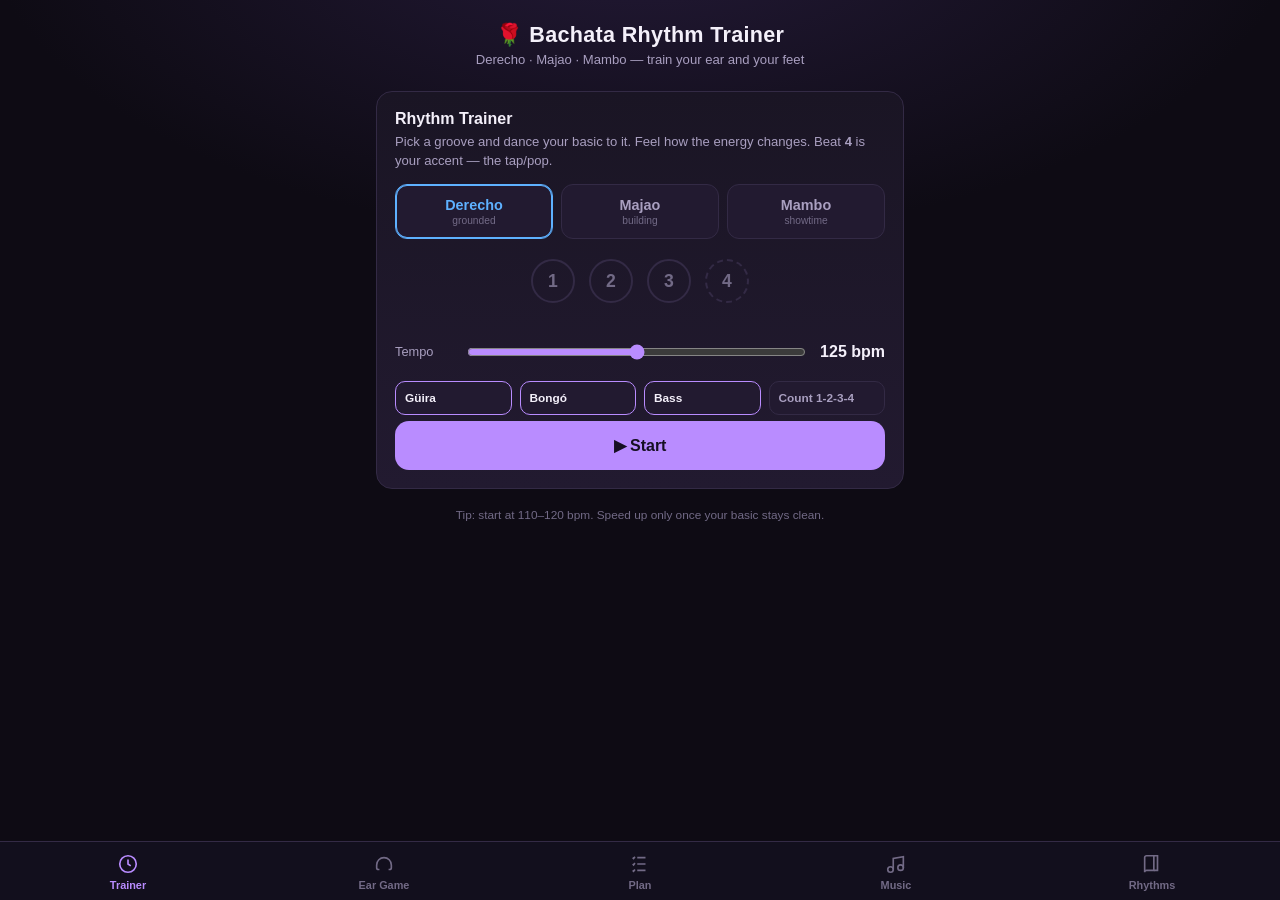
<file: index.html>
<!DOCTYPE html>
<html lang="en">
<head>
<meta charset="UTF-8">
<meta name="viewport" content="width=device-width, initial-scale=1.0, maximum-scale=1.0, user-scalable=no">

<title>Bachata Rhythm Trainer — Derecho, Majao &amp; Mambo Ear Training</title>
<meta name="description" content="Train your ear for the three bachata rhythms. Synthesized güira, bongó and bass grooves, a name-that-rhythm ear game, and a 4-week practice plan. Free, no signup, works offline.">
<link rel="canonical" href="https://bachatamusicalidad.com/">

<!-- Favicon: inline SVG so the app still makes zero network requests.
     Every '#' is percent-encoded as %23 — a raw one truncates the data URI. -->
<link rel="icon" href="data:image/svg+xml,<svg xmlns='http://www.w3.org/2000/svg' viewBox='0 0 64 64'><rect width='64' height='64' rx='14' fill='%230e0b14'/><rect x='11' y='38' width='6' height='14' rx='3' fill='%235eb1ff'/><rect x='23' y='31' width='6' height='21' rx='3' fill='%23ffb454'/><rect x='35' y='24' width='6' height='28' rx='3' fill='%23ff5d8f'/><rect x='47' y='16' width='6' height='36' rx='3' fill='%23b98cff'/></svg>">
<link rel="apple-touch-icon" href="/icon.png">
<meta name="theme-color" content="#0e0b14">
<meta name="apple-mobile-web-app-capable" content="yes">
<meta name="apple-mobile-web-app-status-bar-style" content="black-translucent">
<meta name="apple-mobile-web-app-title" content="Bachata">

<!-- Social preview -->
<meta property="og:type" content="website">
<meta property="og:site_name" content="Bachata Rhythm Trainer">
<meta property="og:title" content="Bachata Rhythm Trainer">
<meta property="og:description" content="Train your ear for the three bachata rhythms — derecho, majao and mambo. Ear game, practice plan, and synthesized grooves.">
<meta property="og:url" content="https://bachatamusicalidad.com/">
<meta property="og:image" content="https://bachatamusicalidad.com/og.png">
<meta property="og:image:width" content="1200">
<meta property="og:image:height" content="630">
<meta property="og:image:alt" content="Bachata Rhythm Trainer — Derecho, Majao, Mambo — with four beat indicators, the fourth accented.">
<meta name="twitter:card" content="summary_large_image">
<meta name="twitter:title" content="Bachata Rhythm Trainer">
<meta name="twitter:description" content="Train your ear for the three bachata rhythms — derecho, majao and mambo. Ear game, practice plan, and synthesized grooves.">
<meta name="twitter:image" content="https://bachatamusicalidad.com/og.png">
<style>
  :root{
    --bg:#0e0b14; --panel:#1a1524; --panel-2:#221a30; --line:#332a45;
    --txt:#f4f0fa; --muted:#a99fc0; --faint:#726a86;
    --derecho:#5eb1ff; --majao:#ffb454; --mambo:#ff5d8f;
    --good:#4ad991; --bad:#ff6b6b; --accent:#b98cff;
    --radius:16px;
  }
  *{box-sizing:border-box;-webkit-tap-highlight-color:transparent}
  html,body{margin:0;padding:0}
  body{
    background:radial-gradient(1200px 600px at 50% -10%, #241a38 0%, var(--bg) 55%);
    color:var(--txt);
    font-family:-apple-system,BlinkMacSystemFont,"Segoe UI",Roboto,Helvetica,Arial,sans-serif;
    min-height:100vh; padding:0 0 90px;
    -webkit-font-smoothing:antialiased;
  }
  header{
    text-align:center; padding:22px 16px 10px;
  }
  header h1{font-size:1.35rem;margin:0;letter-spacing:.3px;font-weight:700}
  header p{margin:4px 0 0;color:var(--muted);font-size:.82rem}
  .wrap{max-width:560px;margin:0 auto;padding:0 16px}

  /* Tabs */
  .tabs{
    position:fixed;bottom:0;left:0;right:0;z-index:20;
    display:flex;background:rgba(20,16,30,.94);backdrop-filter:blur(12px);
    border-top:1px solid var(--line);
  }
  .tab{
    flex:1;border:none;background:none;color:var(--faint);
    padding:11px 4px 9px;font-size:.68rem;font-weight:600;cursor:pointer;
    display:flex;flex-direction:column;align-items:center;gap:4px;
    transition:color .15s;
  }
  .tab svg{width:22px;height:22px;stroke:currentColor;fill:none;stroke-width:1.8}
  .tab.active{color:var(--accent)}
  .view{display:none;animation:fade .25s ease}
  .view.active{display:block}
  @keyframes fade{from{opacity:0;transform:translateY(6px)}to{opacity:1;transform:none}}

  .card{
    background:linear-gradient(180deg,var(--panel) 0%, var(--panel-2) 100%);
    border:1px solid var(--line);border-radius:var(--radius);
    padding:18px;margin:14px 0;
  }
  .card h2{margin:0 0 4px;font-size:1rem}
  .card .sub{color:var(--muted);font-size:.82rem;margin:0 0 14px;line-height:1.45}

  /* rhythm pills */
  .pills{display:flex;gap:8px;margin-bottom:16px}
  .pill{
    flex:1;padding:12px 6px;border-radius:12px;border:1.5px solid var(--line);
    background:var(--panel-2);color:var(--muted);font-weight:700;font-size:.9rem;
    cursor:pointer;text-align:center;transition:all .15s;
  }
  .pill small{display:block;font-weight:500;font-size:.64rem;color:var(--faint);margin-top:2px}
  .pill.sel[data-r="derecho"]{border-color:var(--derecho);color:var(--derecho);box-shadow:0 0 0 1px var(--derecho) inset}
  .pill.sel[data-r="majao"]{border-color:var(--majao);color:var(--majao);box-shadow:0 0 0 1px var(--majao) inset}
  .pill.sel[data-r="mambo"]{border-color:var(--mambo);color:var(--mambo);box-shadow:0 0 0 1px var(--mambo) inset}

  /* beat dots */
  .beats{display:flex;justify-content:center;gap:14px;margin:20px 0 8px}
  .beat{
    width:44px;height:44px;border-radius:50%;border:2px solid var(--line);
    display:flex;align-items:center;justify-content:center;font-weight:700;
    color:var(--faint);font-size:1.1rem;transition:transform .05s, background .05s;
  }
  .beat.on{background:var(--accent);color:#160f22;border-color:var(--accent);transform:scale(1.14)}
  .beat.tap{border-style:dashed}
  .beat.tap.on{background:var(--mambo);border-color:var(--mambo)}
  .cap{text-align:center;color:var(--faint);font-size:.72rem;margin-top:2px;height:1em}

  /* controls */
  .row{display:flex;align-items:center;gap:12px;margin:14px 0}
  .row label{font-size:.8rem;color:var(--muted);min-width:58px}
  input[type=range]{flex:1;accent-color:var(--accent);height:26px}
  .bpmval{font-variant-numeric:tabular-nums;font-weight:700;min-width:60px;text-align:right}
  .btn{
    width:100%;padding:15px;border:none;border-radius:14px;font-size:1rem;font-weight:700;
    cursor:pointer;background:var(--accent);color:#160f22;margin-top:6px;transition:filter .12s,transform .06s;
  }
  .btn:active{transform:scale(.985)}
  .btn.stop{background:#3a2f4e;color:var(--txt)}
  .btn.ghost{background:transparent;border:1.5px solid var(--line);color:var(--txt)}
  .btn.sm{padding:11px;font-size:.85rem}
  .btnrow{display:flex;gap:10px}
  .toggles{display:flex;gap:8px;flex-wrap:wrap;margin-top:6px}
  .tg{flex:1;min-width:70px;padding:9px;border-radius:10px;border:1.5px solid var(--line);background:var(--panel-2);color:var(--muted);font-size:.74rem;font-weight:600;cursor:pointer}
  .tg.on{border-color:var(--accent);color:var(--txt)}

  /* ear game */
  .score{display:flex;gap:10px;margin:8px 0 16px}
  .sc{flex:1;background:var(--panel-2);border:1px solid var(--line);border-radius:12px;padding:10px;text-align:center}
  .sc b{display:block;font-size:1.5rem;line-height:1.1}
  .sc span{font-size:.68rem;color:var(--faint)}
  .guess{display:flex;flex-direction:column;gap:10px}
  .gbtn{padding:16px;border-radius:12px;border:1.5px solid var(--line);background:var(--panel-2);color:var(--txt);font-weight:700;font-size:1rem;cursor:pointer;text-align:left;padding-left:18px;transition:all .12s}
  .gbtn:disabled{opacity:.5}
  .gbtn.correct{border-color:var(--good);background:rgba(74,217,145,.14);color:var(--good)}
  .gbtn.wrong{border-color:var(--bad);background:rgba(255,107,107,.12);color:var(--bad)}
  .feedback{text-align:center;min-height:22px;margin-top:12px;font-weight:600;font-size:.9rem}

  /* curriculum */
  .week{border-left:3px solid var(--accent);padding-left:12px;margin:16px 0}
  .week h3{margin:0 0 2px;font-size:.95rem}
  .week .wsub{color:var(--muted);font-size:.78rem;margin:0 0 8px}
  .task{display:flex;align-items:flex-start;gap:10px;padding:8px 0;border-bottom:1px solid rgba(255,255,255,.04);cursor:pointer}
  .task:last-child{border-bottom:none}
  .cb{width:22px;height:22px;border-radius:6px;border:2px solid var(--line);flex:none;margin-top:1px;display:flex;align-items:center;justify-content:center;transition:all .12s}
  .cb.done{background:var(--good);border-color:var(--good)}
  .cb svg{width:13px;height:13px;stroke:#0e0b14;stroke-width:3;fill:none;opacity:0}
  .cb.done svg{opacity:1}
  .task .tx{font-size:.85rem;line-height:1.4}
  .task.done .tx{color:var(--faint);text-decoration:line-through}
  .prog{height:7px;background:var(--panel-2);border-radius:5px;overflow:hidden;margin:4px 0 2px}
  .prog i{display:block;height:100%;background:linear-gradient(90deg,var(--derecho),var(--accent));width:0;transition:width .3s}

  /* timer */
  .timer{display:flex;align-items:center;gap:12px;justify-content:center;margin-top:6px}
  .timer .t{font-size:2.4rem;font-weight:700;font-variant-numeric:tabular-nums}
  .tbtns{display:flex;gap:8px}
  .tbtns button{padding:9px 14px;border-radius:10px;border:1.5px solid var(--line);background:var(--panel-2);color:var(--txt);font-weight:600;cursor:pointer;font-size:.8rem}

  /* reference */
  .ref{border-radius:14px;padding:14px;margin:12px 0;border:1px solid var(--line)}
  .ref.derecho{border-left:4px solid var(--derecho)}
  .ref.majao{border-left:4px solid var(--majao)}
  .ref.mambo{border-left:4px solid var(--mambo)}
  .ref h3{margin:0 0 2px;font-size:1rem}
  .ref .tag{font-size:.68rem;color:var(--faint);text-transform:uppercase;letter-spacing:1px}
  .ref p{margin:8px 0 0;font-size:.84rem;line-height:1.5;color:#ded7ec}
  .ref .lbl{color:var(--muted);font-weight:700}
  .ref .try{margin-top:10px;background:transparent;border:1.5px solid var(--line);color:var(--txt);padding:8px 14px;border-radius:10px;font-weight:600;font-size:.78rem;cursor:pointer}
  .note{font-size:.74rem;color:var(--faint);text-align:center;line-height:1.5;margin:18px 0 4px}
  a{color:var(--derecho)}

  /* music / spotify */
  .steps{margin:0 0 14px;padding-left:20px;color:#ded7ec;font-size:.83rem;line-height:1.6}
  .steps code{background:var(--panel-2);border:1px solid var(--line);border-radius:6px;padding:2px 6px;font-size:.76rem;word-break:break-all}
  input[type=text]{
    width:100%;padding:13px;border-radius:12px;border:1.5px solid var(--line);
    background:var(--panel-2);color:var(--txt);font-size:.92rem;font-family:inherit;
  }
  input[type=text]:focus{outline:none;border-color:var(--accent)}
  .np{display:flex;align-items:center;gap:12px}
  .np img{border-radius:8px;background:var(--panel-2);object-fit:cover;flex:none}
  .np-t{min-width:0}
  .np-t b{display:block;font-size:.95rem;white-space:nowrap;overflow:hidden;text-overflow:ellipsis}
  .np-t span{font-size:.8rem;color:var(--muted);white-space:nowrap;overflow:hidden;text-overflow:ellipsis;display:block}
  #sp-tap{font-size:1.4rem;letter-spacing:3px;padding:22px}
  #sp-tap:active{border-color:var(--accent);color:var(--accent)}
  .res{
    display:flex;align-items:center;gap:10px;padding:9px 0;cursor:pointer;
    border-bottom:1px solid rgba(255,255,255,.04);
  }
  .res:last-child{border-bottom:none}
  .res img{width:40px;height:40px;border-radius:6px;flex:none;background:var(--panel-2)}
  .res .rt{min-width:0;flex:1}
  .res .rt b{display:block;font-size:.84rem;font-weight:600;white-space:nowrap;overflow:hidden;text-overflow:ellipsis}
  .res .rt span{font-size:.74rem;color:var(--faint);white-space:nowrap;overflow:hidden;text-overflow:ellipsis;display:block}
  .res:active{opacity:.6}
  .msg{font-size:.8rem;color:var(--muted);padding:12px 0;text-align:center;line-height:1.5}
  .dev{
    padding:10px 12px;margin:6px 0;border-radius:11px;cursor:pointer;
    border:1.5px solid var(--line);background:var(--panel-2);
  }
  .dev b{display:block;font-size:.86rem;font-weight:600}
  .dev span{font-size:.72rem;color:var(--faint);text-transform:capitalize}
  .dev.sel{border-color:var(--accent)}
  .dev.sel b{color:var(--accent)}

  /* rhythm map */
  .nowr{display:flex;align-items:baseline;justify-content:space-between;margin:6px 0 8px}
  .nowr b{font-size:1.45rem;letter-spacing:1px;text-transform:uppercase}
  .nowr span{font-variant-numeric:tabular-nums;color:var(--faint);font-size:.8rem}
  .tl{
    position:relative;height:30px;border-radius:8px;overflow:hidden;
    background:var(--panel-2);border:1px solid var(--line);display:flex;
  }
  .tl .seg{height:100%}
  .tl-head{
    position:absolute;top:0;bottom:0;width:2px;background:#fff;
    box-shadow:0 0 6px rgba(255,255,255,.8);left:0;pointer-events:none;
  }
  .tl-key{display:flex;gap:14px;margin-top:8px;font-size:.7rem;color:var(--faint)}
  .tl-key i{display:inline-block;width:9px;height:9px;border-radius:2px;margin-right:5px}
  #map-list{margin-top:12px}
  .mk{
    display:flex;align-items:center;gap:10px;padding:6px 0;font-size:.8rem;
    border-bottom:1px solid rgba(255,255,255,.04);
  }
  .mk b{font-variant-numeric:tabular-nums;color:var(--muted);min-width:44px}
  .mk .x{margin-left:auto;color:var(--faint);cursor:pointer;padding:0 6px}
  .cmpnow{text-align:center;margin:14px 0 16px}
  .cmpnow b{
    display:block;font-size:2rem;letter-spacing:2px;text-transform:uppercase;
    color:var(--faint);transition:color .12s;line-height:1.15;
  }
  .cmpnow span{font-size:.72rem;color:var(--faint)}
  #cmp-pairs .dev span{text-transform:none}
  .help{
    margin:0 0 14px;padding:11px 13px;border-radius:11px;
    background:var(--panel-2);border:1px solid var(--line);
  }
  .help summary{cursor:pointer;font-size:.82rem;font-weight:600;color:var(--accent)}
  .help p{margin:10px 0 0;font-size:.79rem;line-height:1.55;color:#ded7ec}
  .help ol{margin:8px 0 0;padding-left:20px;font-size:.79rem;line-height:1.7;color:#ded7ec}
  #map-json{
    width:100%;height:120px;margin-top:10px;padding:10px;font-family:ui-monospace,Menlo,monospace;
    font-size:.7rem;border-radius:10px;border:1.5px solid var(--line);
    background:var(--panel-2);color:var(--txt);
  }
</style>
</head>
<body>
<header>
  <h1>🌹 Bachata Rhythm Trainer</h1>
  <p>Derecho · Majao · Mambo — train your ear and your feet</p>
</header>

<div class="wrap">

  <!-- TRAINER -->
  <section class="view active" id="v-trainer">
    <div class="card">
      <h2>Rhythm Trainer</h2>
      <p class="sub">Pick a groove and dance your basic to it. Feel how the energy changes. Beat <b>4</b> is your accent — the tap/pop.</p>
      <div class="pills">
        <div class="pill sel" data-r="derecho">Derecho<small>grounded</small></div>
        <div class="pill" data-r="majao">Majao<small>building</small></div>
        <div class="pill" data-r="mambo">Mambo<small>showtime</small></div>
      </div>

      <div class="beats" id="beats"></div>
      <div class="cap" id="cap"></div>

      <div class="row">
        <label>Tempo</label>
        <input type="range" id="bpm" min="90" max="160" value="125">
        <span class="bpmval"><span id="bpmv">125</span> bpm</span>
      </div>
      <div class="toggles">
        <div class="tg on" data-inst="guira">Güira</div>
        <div class="tg on" data-inst="bongo">Bongó</div>
        <div class="tg on" data-inst="bass">Bass</div>
        <div class="tg" data-inst="count">Count 1-2-3-4</div>
      </div>
      <button class="btn" id="play">▶  Start</button>
      <p class="note" id="audio-hint" style="display:none;text-align:left;margin-bottom:0">
        Silence on iPhone? Check the ring/silent switch on the side — iOS mutes web audio
        when it's set to silent.
      </p>
    </div>
    <p class="note">Tip: start at 110–120 bpm. Speed up only once your basic stays clean.</p>
  </section>

  <!-- EAR GAME -->
  <section class="view" id="v-game">
    <div class="card">
      <h2>Name That Rhythm</h2>
      <p class="sub">Tap ▶ to hear a groove, then guess which rhythm it is. This is the single most important musicality skill.</p>
      <div class="score">
        <div class="sc"><b id="g-score">0</b><span>CORRECT</span></div>
        <div class="sc"><b id="g-total">0</b><span>PLAYED</span></div>
        <div class="sc"><b id="g-streak">0</b><span>STREAK</span></div>
      </div>
      <button class="btn" id="g-play">▶  Play a rhythm</button>
      <div class="guess" style="margin-top:14px">
        <button class="gbtn" data-g="derecho" disabled>Derecho <span style="color:var(--faint);font-weight:500">· grounded, steady</span></button>
        <button class="gbtn" data-g="majao" disabled>Majao <span style="color:var(--faint);font-weight:500">· building, syncopated</span></button>
        <button class="gbtn" data-g="mambo" disabled>Mambo <span style="color:var(--faint);font-weight:500">· fast, showtime</span></button>
      </div>
      <div class="feedback" id="g-fb"></div>
      <div class="btnrow" style="margin-top:8px">
        <button class="btn ghost sm" id="g-replay" disabled>↺ Replay</button>
        <button class="btn ghost sm" id="g-reset">Reset score</button>
      </div>
    </div>
    <p class="note">Listen to the güira and bongó — they change the most between rhythms. Mambo feels almost merengue-fast.</p>
  </section>

  <!-- CURRICULUM -->
  <section class="view" id="v-plan">
    <div class="card">
      <h2>4-Week Practice Plan</h2>
      <p class="sub">Check off drills as you go. Your progress is saved on this device.</p>
      <div class="prog"><i id="prog-bar"></i></div>
      <div style="text-align:right;font-size:.72rem;color:var(--faint)"><span id="prog-txt">0 / 0 done</span></div>
      <div id="weeks"></div>
    </div>
    <div class="card">
      <h2>Practice Timer</h2>
      <p class="sub">A focused 10-minute block. Ear training is 80% of musicality — do a little every day.</p>
      <div class="timer">
        <div class="t" id="tmr">10:00</div>
        <div class="tbtns">
          <button id="tmr-go">Start</button>
          <button id="tmr-rs">Reset</button>
        </div>
      </div>
    </div>
  </section>

  <!-- MUSIC (Spotify) -->
  <section class="view" id="v-music">

    <!-- shown until a Client ID exists -->
    <div class="card" id="sp-setup" style="display:none">
      <h2>Connect Spotify</h2>
      <p class="sub">Practice against real bachata instead of synthesized grooves. One-time setup:</p>
      <ol class="steps">
        <li>Open <a href="https://developer.spotify.com/dashboard" target="_blank" rel="noopener">developer.spotify.com/dashboard</a> and create an app.</li>
        <li>Add this exact Redirect URI: <code id="sp-redirect"></code></li>
        <li>Tick <b>Web Playback SDK</b> and <b>Web API</b>, then save.</li>
        <li>Paste the app's Client ID below.</li>
      </ol>
      <input type="text" id="sp-cid" placeholder="Client ID" autocomplete="off" spellcheck="false">
      <button class="btn" id="sp-save">Save Client ID</button>
      <p class="note" style="text-align:left">Safe to paste here — PKCE uses no client secret. Stored only on this device.</p>
    </div>

    <!-- shown when we have a Client ID but no tokens -->
    <div class="card" id="sp-login-card" style="display:none">
      <h2>Connect Spotify</h2>
      <p class="sub">Full-track playback needs <b>Spotify Premium</b>. You'll be sent to Spotify to approve, then back here.</p>
      <button class="btn" id="sp-login">Connect Spotify</button>
      <button class="btn ghost sm" id="sp-forget" style="margin-top:8px">Use a different Client ID</button>
    </div>

    <!-- shown when connected -->
    <div class="card" id="sp-player" style="display:none">
      <div class="row" style="margin:0 0 8px">
        <label style="min-width:auto;flex:1">Playing on</label>
        <button class="btn ghost sm" id="sp-devrefresh" style="margin:0;width:auto;padding:7px 12px">Refresh</button>
      </div>
      <div id="sp-devices"></div>

      <div class="np" style="margin-top:16px">
        <img id="np-art" alt="" width="62" height="62">
        <div class="np-t">
          <b id="np-title">Nothing playing</b>
          <span id="np-artist">Pick a track below</span>
        </div>
      </div>
      <div class="btnrow" style="margin-top:14px">
        <button class="btn ghost sm" id="sp-prev">⏮</button>
        <button class="btn sm" id="sp-toggle">▶</button>
        <button class="btn ghost sm" id="sp-next">⏭</button>
      </div>

      <h2 style="margin-top:22px">Tap the tempo</h2>
      <p class="sub">Spotify no longer exposes BPM to new apps, so tap along with the song — 4 or more taps on the beat. The count-in below locks to whatever you tap.</p>
      <button class="btn ghost" id="sp-tap">TAP</button>
      <div class="row" style="margin-top:12px">
        <span class="bpmval" style="min-width:auto;white-space:nowrap"><span id="sp-bpm">—</span> bpm</span>
        <button class="btn ghost sm" id="sp-useb" style="margin:0" disabled>Send to Trainer</button>
      </div>

      <div class="beats" id="m-beats"></div>
      <div class="toggles">
        <div class="tg" data-mclick="1">Count-in click</div>
      </div>
      <p class="note" style="text-align:left">Dance your basic to the real song. Beat 4 is still your accent.</p>
    </div>

    <!-- rhythm map: hand-labelled sections, played back against the song -->
    <div class="card" id="sp-map" style="display:none">
      <h2>Rhythm map</h2>
      <p class="sub" id="map-sub">Play a song to see its map.</p>

      <div class="nowr">
        <b id="map-now">—</b>
        <span id="map-time">0:00</span>
      </div>
      <div class="tl" id="map-tl"><div class="tl-head" id="map-head"></div></div>
      <div class="tl-key">
        <span><i style="background:var(--derecho)"></i>Derecho</span>
        <span><i style="background:var(--majao)"></i>Majao</span>
        <span><i style="background:var(--mambo)"></i>Mambo</span>
      </div>

      <div id="map-idle">
        <button class="btn ghost sm" id="map-start">Label this song</button>
      </div>

      <div id="map-edit" style="display:none">
        <p class="sub" style="margin-top:14px">Tap a rhythm the moment it changes. Marks land
          250&nbsp;ms early to cover reaction time.</p>
        <details class="help">
          <summary>What am I listening for?</summary>
          <p>Ask these in order — first yes wins:</p>
          <ol>
            <li>Nobody singing, guitar showing off? → <b style="color:var(--mambo)">Mambo</b></li>
            <li>Singing, and it just got bigger? → <b style="color:var(--majao)">Majao</b></li>
            <li>Singing, calmer, telling the story? → <b style="color:var(--derecho)">Derecho</b></li>
          </ol>
          <p>Or just follow the güira — the scratchy shaker. Even and unhurried is derecho,
             busier is majao, a rapid buzz is mambo.</p>
          <p><b>Listen once without labelling first.</b> You'll be far more accurate on the
             second play because you'll see the changes coming. Unsure? Leave a gap, or
             default to derecho.</p>
        </details>
        <div class="pills">
          <div class="pill" data-mark="derecho">Derecho</div>
          <div class="pill" data-mark="majao">Majao</div>
          <div class="pill" data-mark="mambo">Mambo</div>
        </div>
        <div class="btnrow">
          <button class="btn ghost sm" id="map-undo">Undo last</button>
          <button class="btn sm" id="map-save">Save map</button>
        </div>
        <div id="map-list"></div>
      </div>

      <div class="btnrow" style="margin-top:12px">
        <button class="btn ghost sm" id="map-export">Export all maps</button>
        <button class="btn ghost sm" id="map-del">Delete this map</button>
      </div>
      <textarea id="map-json" readonly style="display:none"></textarea>
    </div>

    <!-- one-tap practice picks -->
    <div class="card" id="sp-picks" style="display:none">
      <h2>Practice picks</h2>
      <p class="sub">Tap one and dance — no searching mid-session. Ordered easiest first.</p>
      <div id="sp-picklist"></div>
      <p class="sub" style="margin:16px 0 8px">Or put on a whole playlist and keep going:</p>
      <div class="btnrow">
        <button class="btn ghost sm" data-plq="bachata">Bachata mix</button>
        <button class="btn ghost sm" data-plq="bachata clasica">Clásica</button>
        <button class="btn ghost sm" data-plq="bachata sensual">Sensual</button>
      </div>
    </div>

    <!-- search + playlists -->
    <div class="card" id="sp-browse" style="display:none">
      <h2>Find bachata</h2>
      <input type="text" id="sp-q" placeholder="Search tracks or artists…" autocomplete="off">
      <div class="btnrow" style="margin-top:8px">
        <button class="btn sm" id="sp-search">Search</button>
        <button class="btn ghost sm" id="sp-lists">My playlists</button>
      </div>
      <div id="sp-results"></div>
    </div>

    <div class="card" id="sp-err" style="display:none">
      <h2>Spotify problem</h2>
      <p class="sub" id="sp-errtxt"></p>
      <button class="btn ghost sm" id="sp-retry">Disconnect and try again</button>
    </div>
  </section>

  <!-- REFERENCE -->
  <section class="view" id="v-ref">
    <div class="card">
      <h2>Hear the difference</h2>
      <p class="sub">If the three names don't mean anything yet, start here. Two rhythms
        played back to back, 4 bars each, same tempo — so the only thing changing is the
        thing you're trying to hear.</p>
      <div class="cmpnow"><b id="cmp-now">—</b><span id="cmp-next"></span></div>
      <div id="cmp-pairs">
        <div class="dev" data-cmp="derecho,mambo"><b>Derecho vs Mambo</b><span>Start here — furthest apart, hardest to miss</span></div>
        <div class="dev" data-cmp="derecho,majao"><b>Derecho vs Majao</b><span>Next: the verse-to-chorus lift</span></div>
        <div class="dev" data-cmp="majao,mambo"><b>Majao vs Mambo</b><span>The subtle one. Leave it for last.</span></div>
        <div class="dev" data-cmp="derecho,majao,mambo"><b>All three in a row</b><span>Once each pair is obvious</span></div>
      </div>
      <div class="row" style="margin-top:12px">
        <label>Tempo</label>
        <input type="range" id="cmp-bpm" min="90" max="160" value="125">
        <span class="bpmval"><span id="cmp-bpmv">125</span> bpm</span>
      </div>
      <button class="btn" id="cmp-go">▶  Start comparing</button>
      <p class="note" style="text-align:left">Listen for the güira — the scratchy shaker.
        Count how fast it goes: steady in derecho, busier in majao, a rapid buzz in mambo.
        That one instrument tells you almost everything.</p>
    </div>

    <div class="card">
      <h2>The Three Rhythms</h2>
      <p class="sub">Bachata songs move through these sections. Musicality = matching your energy to whichever one is playing right now.</p>

      <div class="ref derecho">
        <span class="tag">Verses · foundation</span>
        <h3>Derecho</h3>
        <p><span class="lbl">Sound:</span> Calm and grounded. The güira scrapes an even "shhh-shhh-shhh" on every beat, the bongó rolls gently, bass on 1 & 3. Predictable and smooth.</p>
        <p><span class="lbl">Dance it:</span> Clean basics, close connection, subtle body rolls. Home base.</p>
        <button class="try" data-try="derecho">▶ Hear derecho</button>
      </div>

      <div class="ref majao">
        <span class="tag">Choruses · building</span>
        <h3>Majao <span style="font-weight:400;color:var(--faint);font-size:.8rem">(mah-HOW)</span></h3>
        <p><span class="lbl">Sound:</span> The song opens up. Bongó hits the main beats harder with accents on 2 & 4, feeling syncopated and driving you forward.</p>
        <p><span class="lbl">Dance it:</span> Open position, turns, bigger movements, personality and play.</p>
        <button class="try" data-try="majao">▶ Hear majao</button>
      </div>

      <div class="ref mambo">
        <span class="tag">Instrumental break · showtime</span>
        <h3>Mambo</h3>
        <p><span class="lbl">Sound:</span> High energy. The requinto guitar takes off, güira plays rapid-fire, bongó goes double-time — almost merengue-fast and intense.</p>
        <p><span class="lbl">Dance it:</span> Shines, footwork, quick syncopations, fast turns. Show off.</p>
        <button class="try" data-try="mambo">▶ Hear mambo</button>
      </div>
      <p class="note">These synthesized grooves are for practice. For real songs, try artists like Aventura, Romeo Santos, Prince Royce, or traditional Dominican bachata and listen for the same three sections.</p>
    </div>
    <div class="card">
      <h2>Steps &amp; Styles</h2>
      <p class="sub">Rhythms are what you hear. Steps are what you do about it — the side
        basic, forward-and-back and box step, animated on the beat, plus what separates
        Dominican from Sensual from Moderna.</p>
      <a class="btn ghost" href="/steps" style="display:block;text-align:center;text-decoration:none;line-height:1.2">Open Steps &amp; Styles →</a>
    </div>
    <div class="card">
      <h2>Articles</h2>
      <p class="sub">Notes from my own bachata learning journal, written up for other dancers:
        what your weight really is, counting the "and", leading with intention, reading a
        traditional song, and getting from class to social.</p>
      <a class="btn ghost" href="/articles" style="display:block;text-align:center;text-decoration:none;line-height:1.2">Read the articles →</a>
    </div>
  </section>
</div>

<!-- TAB BAR -->
<nav class="tabs">
  <button class="tab active" data-v="trainer"><svg viewBox="0 0 24 24"><circle cx="12" cy="12" r="9"/><path d="M12 7v5l3 2"/></svg>Trainer</button>
  <button class="tab" data-v="game"><svg viewBox="0 0 24 24"><path d="M4 13a8 8 0 0 1 16 0"/><path d="M4 13v3a2 2 0 0 0 2 2h1M20 13v3a2 2 0 0 1-2 2h-1"/></svg>Ear Game</button>
  <button class="tab" data-v="plan"><svg viewBox="0 0 24 24"><path d="M9 5h9M9 12h9M9 19h9"/><path d="M4 5l1 1 1.5-2M4 12l1 1 1.5-2M4 19l1 1 1.5-2"/></svg>Plan</button>
  <button class="tab" data-v="music"><svg viewBox="0 0 24 24"><path d="M9 18V6l11-2v12"/><circle cx="6" cy="18" r="3"/><circle cx="17" cy="16" r="3"/></svg>Music</button>
  <button class="tab" data-v="ref"><svg viewBox="0 0 24 24"><path d="M4 5a2 2 0 0 1 2-2h8v16H6a2 2 0 0 0-2 2z"/><path d="M14 3h4v16h-4"/></svg>Rhythms</button>
</nav>

<script>
/* ============ STORAGE ============
   Progress lives in localStorage under a "brt:" prefix. Every access is wrapped —
   Safari private mode throws on setItem, and a hand-edited value throws on parse.
   Either way we fall back to defaults and the app behaves as it did before.      */
const LS='brt:';
function save(k,v){ try{ localStorage.setItem(LS+k, JSON.stringify(v)); }catch(_){} }
// Returns the default unless the stored value parses to a real object — a missing key,
// malformed JSON, or a stored 'null'/string/number all fall back rather than propagate.
function load(k,d){ try{ const v=JSON.parse(localStorage.getItem(LS+k)); return (v && typeof v==='object') ? v : d; }catch(_){ return d; } }

/* ============ AUDIO ENGINE ============ */
let AC=null;
function ctx(){ if(!AC) AC=new (window.AudioContext||window.webkitAudioContext)(); if(AC.state==='suspended')AC.resume(); return AC; }

/* ---- iOS unlock ----
   Two separate problems on iPhone/iPad (all browsers there are WebKit, Chrome included):

   1. The AudioContext starts suspended until a user gesture. ctx() resumes it, but that
      only works if the very first call happens inside a real gesture handler.
   2. Web Audio runs in iOS's "ambient" audio session, which the physical ring/silent
      switch mutes. Everything looks fine — context running, notes scheduled — and you
      hear nothing. Playing a silent HTML5 <audio> element moves the page to the media
      playback session, which ignores the switch. It has to keep looping to hold it.     */
const SILENT_WAV='[data-uri]';
let silentEl=null, audioReady=false;
function unlockAudio(){
  const c=ctx();                                   // create/resume inside the gesture
  if(c.state==='suspended') c.resume().catch(()=>{});
  if(!silentEl){
    silentEl=document.createElement('audio');
    silentEl.src=SILENT_WAV; silentEl.loop=true;
    silentEl.setAttribute('playsinline','');       // iOS: don't hand off to the fullscreen player
    silentEl.volume=0.01;                          // not muted — a muted element holds no session
    silentEl.style.display='none';
    document.body.appendChild(silentEl);           // iOS is unreliable with detached media
  }
  const p=silentEl.play();
  if(p && p.catch) p.catch(()=>{});                // rejected outside a gesture; harmless
  audioReady = c.state==='running';
  updateAudioHint();
}
// prime on the very first interaction anywhere, as the README always claimed
['pointerdown','touchend','click'].forEach(ev =>
  document.addEventListener(ev, unlockAudio, {once:true, capture:true}));
// iOS suspends the context when the page is backgrounded; take it back on return
document.addEventListener('visibilitychange',()=>{
  if(!document.hidden && AC && AC.state==='suspended') AC.resume().catch(()=>{});
});

// The ring/silent switch can't be read from JS, so if the context is running and there's
// still no sound, say so rather than leaving the user guessing.
const isIOS = /iP(hone|ad|od)/.test(navigator.platform) ||
              (navigator.platform==='MacIntel' && navigator.maxTouchPoints>1) ||
              /iPhone|iPad|iPod/.test(navigator.userAgent);
function updateAudioHint(){
  const el=document.getElementById('audio-hint'); if(!el) return;
  el.style.display = isIOS ? '' : 'none';
}
const master=()=>{ const c=ctx(); if(!c._m){ c._m=c.createGain(); c._m.gain.value=0.9; c._m.connect(c.destination);} return c._m; };

// noise buffer for güira scrape
let NOISE=null;
function noiseBuf(){ const c=ctx(); if(NOISE)return NOISE; const n=c.sampleRate*0.5; const b=c.createBuffer(1,n,c.sampleRate); const d=b.getChannelData(0); for(let i=0;i<n;i++)d[i]=Math.random()*2-1; NOISE=b; return b; }

function guira(t,g=0.35){ const c=ctx(); const s=c.createBufferSource(); s.buffer=noiseBuf();
  const bp=c.createBiquadFilter(); bp.type='bandpass'; bp.frequency.value=6500; bp.Q.value=1.2;
  const hp=c.createBiquadFilter(); hp.type='highpass'; hp.frequency.value=3500;
  const env=c.createGain(); env.gain.setValueAtTime(0,t); env.gain.linearRampToValueAtTime(g,t+0.005); env.gain.exponentialRampToValueAtTime(0.0001,t+0.05);
  s.connect(bp); bp.connect(hp); hp.connect(env); env.connect(master()); s.start(t); s.stop(t+0.08);
}
function bongo(t,freq=320,g=0.6){ const c=ctx(); const o=c.createOscillator(); o.type='sine'; o.frequency.setValueAtTime(freq*1.5,t); o.frequency.exponentialRampToValueAtTime(freq,t+0.04);
  const env=c.createGain(); env.gain.setValueAtTime(0,t); env.gain.linearRampToValueAtTime(g,t+0.004); env.gain.exponentialRampToValueAtTime(0.0001,t+0.16);
  // click transient
  const s=c.createBufferSource(); s.buffer=noiseBuf(); const bp=c.createBiquadFilter(); bp.type='bandpass'; bp.frequency.value=freq*2.2; const ne=c.createGain(); ne.gain.setValueAtTime(g*0.5,t); ne.gain.exponentialRampToValueAtTime(0.0001,t+0.03); s.connect(bp); bp.connect(ne); ne.connect(master()); s.start(t); s.stop(t+0.05);
  o.connect(env); env.connect(master()); o.start(t); o.stop(t+0.2);
}
function bass(t,freq=82,g=0.7){ const c=ctx(); const o=c.createOscillator(); o.type='sine'; o.frequency.setValueAtTime(freq,t);
  const env=c.createGain(); env.gain.setValueAtTime(0,t); env.gain.linearRampToValueAtTime(g,t+0.01); env.gain.exponentialRampToValueAtTime(0.0001,t+0.22);
  o.connect(env); env.connect(master()); o.start(t); o.stop(t+0.26);
}
function click(t,hi){ const c=ctx(); const o=c.createOscillator(); o.type='square'; o.frequency.value=hi?1400:900; const e=c.createGain(); e.gain.setValueAtTime(0,t); e.gain.linearRampToValueAtTime(0.18,t+0.003); e.gain.exponentialRampToValueAtTime(0.0001,t+0.05); o.connect(e); e.connect(master()); o.start(t); o.stop(t+0.06); }

/* ============ PATTERNS ============
   One 4/4 bar = 16 sixteenth-note slots (0..15). Beats land on 0,4,8,12.
   Each pattern returns events for a slot given enabled instruments.        */
const PAT={
  derecho:{
    guira: s=> s%2===0,                       // 8th notes, even shhh
    bongo: s=> (s===0?['lo',0.55]: s===8?['lo',0.5]: s===4||s===12?['hi',0.35]:null),
    bass:  s=> s===0||s===8,
    feelBeat: b=> b===3?'accent':''           // gentle
  },
  majao:{
    guira: s=> s%2===0,
    bongo: s=> (s%4===0? (s===4||s===12?['hi',0.75]:['lo',0.6]) : (s===6||s===14?['hi',0.4]:null)),
    bass:  s=> s===0||s===8||s===11,
    feelBeat: b=> (b===1||b===3)?'accent':''
  },
  mambo:{
    guira: s=> true,                          // 16ths, rapid fire
    bongo: s=> (s%2===0? (s%4===0?['lo',0.6]:['hi',0.5]) : (s%4===3?['hi',0.35]:null)),
    bass:  s=> s%4===0 || s===6 || s===14,
    feelBeat: b=> 'accent'
  }
};

/* ============ SCHEDULER ============ */
const DEF={ rhythm:'derecho', bpm:125, inst:{guira:true,bongo:true,bass:true,count:false} };
const stored=load('trainer',{});
const state={
  rhythm: PAT[stored.rhythm] ? stored.rhythm : DEF.rhythm,   // reject a rhythm we can't play
  bpm: Math.min(160, Math.max(90, +stored.bpm || DEF.bpm)),  // clamp to the slider's range
  playing:false,                                             // never restored
  inst: Object.assign({}, DEF.inst, stored.inst)
};
function saveTrainer(){ save('trainer',{rhythm:state.rhythm, bpm:state.bpm, inst:state.inst}); }
let nextTime=0, slot=0, lookahead=null;
const SLOTS=16;
function slotDur(){ return (60/state.bpm)/4; }  // 16th note

function schedule(){
  const c=ctx(); const ahead=0.12;
  while(nextTime < c.currentTime + ahead){
    playSlot(slot, nextTime);
    // schedule visual for downbeats
    const beat=slot/4;
    if(slot%4===0) flashBeat(beat, nextTime, c.currentTime);
    nextTime += slotDur();
    slot=(slot+1)%SLOTS;
  }
}
function playSlot(s,t){
  const p=PAT[state.rhythm];
  if(state.inst.guira && p.guira(s)) guira(t, state.rhythm==='mambo'?0.22:0.32);
  if(state.inst.bongo){ const b=p.bongo(s); if(b) bongo(t, b[0]==='hi'?440:250, b[1]); }
  if(state.inst.bass && p.bass(s)) bass(t);
  if(state.inst.count && s%4===0) click(t, false);
}
function startEngine(){ if(state.playing)return; state.playing=true; slot=0; nextTime=ctx().currentTime+0.08; lookahead=setInterval(schedule,25); }
function stopEngine(){ state.playing=false; clearInterval(lookahead); clearBeats(); }

/* ============ VISUAL BEATS (trainer) ============ */
const beatsEl=document.getElementById('beats');
const capEl=document.getElementById('cap');
function buildBeats(){ beatsEl.innerHTML=''; for(let i=0;i<4;i++){ const d=document.createElement('div'); d.className='beat'+(i===3?' tap':''); d.textContent=i+1; d.dataset.b=i; beatsEl.appendChild(d);} }
buildBeats();
function flashBeat(beat,audioTime,now){ const delay=Math.max(0,(audioTime-now)*1000); setTimeout(()=>{ if(!state.playing)return; document.querySelectorAll('.beat').forEach(x=>x.classList.remove('on')); const el=beatsEl.children[beat]; if(el){ el.classList.add('on'); if(beat===3) capEl.textContent='← accent / tap'; else capEl.textContent=''; setTimeout(()=>el.classList.remove('on'),160);} },delay); }
function clearBeats(){ document.querySelectorAll('.beat').forEach(x=>x.classList.remove('on')); capEl.textContent=''; }

/* ============ TRAINER UI ============ */
document.querySelectorAll('#v-trainer .pill').forEach(p=>p.addEventListener('click',()=>{
  document.querySelectorAll('#v-trainer .pill').forEach(x=>x.classList.remove('sel'));
  p.classList.add('sel'); state.rhythm=p.dataset.r; saveTrainer();
}));
document.querySelectorAll('.tg').forEach(t=>t.addEventListener('click',()=>{
  t.classList.toggle('on'); state.inst[t.dataset.inst]=t.classList.contains('on'); saveTrainer();
}));
const bpmEl=document.getElementById('bpm'), bpmv=document.getElementById('bpmv');
bpmEl.addEventListener('input',()=>{ state.bpm=+bpmEl.value; bpmv.textContent=bpmEl.value; });
// save on 'change' (fires on release), not 'input' — a drag fires ~70 times
bpmEl.addEventListener('change',saveTrainer);

// paint restored settings onto the controls
function applyTrainerUI(){
  document.querySelectorAll('#v-trainer .pill').forEach(p=>p.classList.toggle('sel', p.dataset.r===state.rhythm));
  bpmEl.value=state.bpm; bpmv.textContent=state.bpm;
  document.querySelectorAll('.tg').forEach(t=>t.classList.toggle('on', !!state.inst[t.dataset.inst]));
}
applyTrainerUI();
const playBtn=document.getElementById('play');
// stops the engine AND resets the button — safe to call when already stopped
function stopTrainer(){ if(!state.playing)return; stopEngine(); playBtn.textContent='▶  Start'; playBtn.classList.remove('stop'); }
playBtn.addEventListener('click',()=>{ if(state.playing){ stopTrainer(); } else { startEngine(); playBtn.textContent='■  Stop'; playBtn.classList.add('stop'); } });

/* ============ EAR GAME ============ */
let gStop=null, gAnswer=null, gAnswered=false;
const gScore=Object.assign({c:0,t:0,s:0}, load('score',{}));  // merge guards a malformed value
function gStopPlay(){ if(gStop){clearInterval(gStop);gStop=null;} }
function gPlayRhythm(r){
  gStopPlay();
  const c=ctx(); const prev=state.rhythm, pi=JSON.parse(JSON.stringify(state.inst)), pb=state.bpm;
  // temp settings for the game groove
  const gInst={guira:true,bongo:true,bass:true,count:false};
  const bpm = r==='mambo'?140 : r==='majao'?128 : 118;
  let s=0, nt=c.currentTime+0.1;
  const dur=(60/bpm)/4;
  gStop=setInterval(()=>{
    const now=c.currentTime;
    while(nt<now+0.12){
      const p=PAT[r];
      if(p.guira(s)) guira(nt, r==='mambo'?0.22:0.32);
      const b=p.bongo(s); if(b) bongo(nt, b[0]==='hi'?440:250, b[1]);
      if(p.bass(s)) bass(nt);
      nt+=dur; s=(s+1)%16;
    }
  },25);
}
const gPlayBtn=document.getElementById('g-play');
const gReplay=document.getElementById('g-replay');
const gFb=document.getElementById('g-fb');
const gBtns=[...document.querySelectorAll('.gbtn')];
const RHY=['derecho','majao','mambo'];
function newRound(){
  gAnswered=false; gAnswer=RHY[Math.floor(Math.random()*3)];
  gBtns.forEach(b=>{b.disabled=false;b.classList.remove('correct','wrong');});
  gReplay.disabled=false; gFb.textContent=''; gFb.style.color='';
  gPlayRhythm(gAnswer);
  gPlayBtn.textContent='■  Stop';
}
gPlayBtn.addEventListener('click',()=>{
  if(gStop && !gAnswered){ /* stop preview but keep round */ }
  if(gPlayBtn.textContent.includes('Stop') && !gAnswered){ gStopPlay(); gPlayBtn.textContent='▶  Playing again'; return; }
  newRound();
});
gReplay.addEventListener('click',()=>{ if(gAnswer) gPlayRhythm(gAnswer); });
gBtns.forEach(b=>b.addEventListener('click',()=>{
  if(gAnswered||!gAnswer)return; gAnswered=true; gStopPlay();
  const pick=b.dataset.g; gScore.t++;
  gBtns.forEach(x=>{ if(x.dataset.g===gAnswer)x.classList.add('correct'); });
  if(pick===gAnswer){ gScore.c++; gScore.s++; gFb.textContent='✓ Correct — that\'s '+cap(gAnswer)+'!'; gFb.style.color='var(--good)'; }
  else{ gScore.s=0; b.classList.add('wrong'); gFb.textContent='✗ That was '+cap(gAnswer)+'. Listen again.'; gFb.style.color='var(--bad)'; }
  gBtns.forEach(x=>x.disabled=true);
  gPlayBtn.textContent='▶  Next rhythm';
  updateScore();
}));
document.getElementById('g-reset').addEventListener('click',()=>{ gScore.c=gScore.t=gScore.s=0; updateScore(); gFb.textContent=''; });
function updateScore(){ document.getElementById('g-score').textContent=gScore.c; document.getElementById('g-total').textContent=gScore.t; document.getElementById('g-streak').textContent=gScore.s; save('score',gScore); }
updateScore();   // paint restored score on load — otherwise it only runs after an answer
function cap(s){return s[0].toUpperCase()+s.slice(1);}

/* ============ CURRICULUM ============ */
const PLAN=[
  {w:'Week 1 — Train your ear',s:'No dancing. Just listen and name the rhythms.',t:[
    'Listen to 3–4 bachata songs, call out "derecho / majao / mambo" as they shift',
    'Do 10 min of the Ear Game each day this week',
    'Focus on the güira & bongó — they signal the rhythm change',
    'Hit 8/10 correct in the Ear Game two days in a row']},
  {w:'Week 2 — One rhythm, three flavors',s:'Only your basic step — change the texture.',t:[
    'Basic step to derecho: small, grounded, connected',
    'Basic step to majao: sharper, add a hip accent or tap on 4',
    'Basic step to mambo: quick and light on your feet',
    'Practice 10 min/day with the Trainer, switching rhythms']},
  {w:'Week 3 — Assign moves to rhythms',s:'Build a small vocabulary tied to each groove.',t:[
    'Derecho: keep it simple — basic, side-to-side, body roll',
    'Majao: add one turn or open break',
    'Mambo: save one shine / footwork sequence for here only',
    'Practice starting AND stopping a move exactly on the rhythm change']},
  {w:'Week 4 — Put it together',s:'Full songs, conscious energy shifts.',t:[
    'Dance full songs in front of a mirror, shift energy every change',
    'Record one dance and watch it back',
    'Check: does your mambo actually look different from your derecho?',
    'Dance socially and consciously match at least 3 rhythm changes']},
];
const done=load('plan',{});
function buildPlan(){
  const wEl=document.getElementById('weeks'); wEl.innerHTML='';
  PLAN.forEach((wk,wi)=>{
    const d=document.createElement('div'); d.className='week';
    d.innerHTML='<h3>'+wk.w+'</h3><p class="wsub">'+wk.s+'</p>';
    wk.t.forEach((tx,ti)=>{
      const id=wi+'-'+ti;
      const row=document.createElement('div'); row.className='task'+(done[id]?' done':'');
      row.innerHTML='<div class="cb'+(done[id]?' done':'')+'"><svg viewBox="0 0 24 24"><path d="M4 12l5 5L20 6"/></svg></div><div class="tx">'+tx+'</div>';
      row.addEventListener('click',()=>{ done[id]=!done[id]; save('plan',done); buildPlan(); });
      d.appendChild(row);
    });
    wEl.appendChild(d);
  });
  const total=PLAN.reduce((a,w)=>a+w.t.length,0); const dn=Object.values(done).filter(Boolean).length;
  document.getElementById('prog-bar').style.width=(total? dn/total*100:0)+'%';
  document.getElementById('prog-txt').textContent=dn+' / '+total+' done';
}
buildPlan();

/* ============ TIMER ============ */
let tSec=600, tInt=null;
const tEl=document.getElementById('tmr');
function tShow(){ const m=Math.floor(tSec/60), s=tSec%60; tEl.textContent=m+':'+String(s).padStart(2,'0'); }
document.getElementById('tmr-go').addEventListener('click',e=>{
  if(tInt){ clearInterval(tInt); tInt=null; e.target.textContent='Start'; return; }
  e.target.textContent='Pause';
  tInt=setInterval(()=>{ if(tSec<=0){ clearInterval(tInt); tInt=null; try{click(ctx().currentTime,true);click(ctx().currentTime+0.2,true);}catch(_){} document.getElementById('tmr-go').textContent='Start'; return;} tSec--; tShow(); },1000);
});
document.getElementById('tmr-rs').addEventListener('click',()=>{ clearInterval(tInt); tInt=null; tSec=600; tShow(); document.getElementById('tmr-go').textContent='Start'; });

/* ============ A/B COMPARE ============
   Discrimination is easier to learn than recognition: nobody hears "that's majao" cold,
   but everyone hears "that just changed". So alternate two rhythms over a fixed tempo
   and change exactly one variable.                                                     */
const CMP={ seq:['derecho','mambo'], bars:4, bpm:125 };
let cmpOn=false, cmpInt=null, cmpNext=0, cmpSlot=0, cmpBar=0, cmpIdx=0;
const cmpNowEl=document.getElementById('cmp-now'), cmpNextEl=document.getElementById('cmp-next');
function cmpPaint(){
  const r=CMP.seq[cmpIdx];
  cmpNowEl.textContent = cmpOn ? r : '—';
  cmpNowEl.style.color = cmpOn ? 'var(--'+r+')' : 'var(--faint)';
  cmpNextEl.textContent = cmpOn ? 'next: '+CMP.seq[(cmpIdx+1)%CMP.seq.length] : '';
}
function cmpStart(){
  if(cmpOn) return;
  cmpOn=true; cmpIdx=0; cmpSlot=0; cmpBar=0;
  const c=ctx(); cmpNext=c.currentTime+0.1;
  cmpPaint();
  document.getElementById('cmp-go').textContent='■  Stop';
  document.getElementById('cmp-go').classList.add('stop');
  cmpInt=setInterval(()=>{
    const c=ctx(), dur=(60/CMP.bpm)/4;
    while(cmpNext < c.currentTime+0.12){
      const r=CMP.seq[cmpIdx], p=PAT[r];
      if(p.guira(cmpSlot)) guira(cmpNext, r==='mambo'?0.22:0.32);
      const bg=p.bongo(cmpSlot); if(bg) bongo(cmpNext, bg[0]==='hi'?440:250, bg[1]);
      if(p.bass(cmpSlot)) bass(cmpNext);
      cmpNext+=dur;
      if(++cmpSlot>=16){
        cmpSlot=0;
        if(++cmpBar>=CMP.bars){
          cmpBar=0; cmpIdx=(cmpIdx+1)%CMP.seq.length;
          // repaint when the switch is actually audible, not when it's scheduled
          setTimeout(cmpPaint, Math.max(0,(cmpNext-c.currentTime)*1000));
        }
      }
    }
  },25);
}
function cmpStop(){
  cmpOn=false;
  if(cmpInt){ clearInterval(cmpInt); cmpInt=null; }
  const b=document.getElementById('cmp-go');
  b.textContent='▶  Start comparing'; b.classList.remove('stop');
  cmpPaint();
}
document.querySelectorAll('#cmp-pairs .dev').forEach(d=>d.addEventListener('click',()=>{
  document.querySelectorAll('#cmp-pairs .dev').forEach(x=>x.classList.remove('sel'));
  d.classList.add('sel');
  CMP.seq=d.dataset.cmp.split(',');
  if(cmpOn){ cmpStop(); cmpStart(); }        // relock to the new pair immediately
  else cmpPaint();
}));
document.querySelector('#cmp-pairs .dev').classList.add('sel');
document.getElementById('cmp-go').addEventListener('click',()=>cmpOn?cmpStop():cmpStart());
{
  const cb=document.getElementById('cmp-bpm'), cv=document.getElementById('cmp-bpmv');
  cb.addEventListener('input',()=>{ CMP.bpm=+cb.value; cv.textContent=cb.value; });
}

/* ============ REFERENCE "try" buttons ============ */
let refStop=null;
document.querySelectorAll('.try').forEach(b=>b.addEventListener('click',()=>{
  if(refStop){clearInterval(refStop);refStop=null;}
  const wasThis=b.dataset._on;
  document.querySelectorAll('.try').forEach(x=>{x.textContent=x.textContent.replace('■ Stop','▶ Hear '+x.dataset.try);x.dataset._on='';});
  if(wasThis){ return; }
  const r=b.dataset.try; b.textContent='■ Stop'; b.dataset._on='1';
  const c=ctx(); let s=0, nt=c.currentTime+0.1; const bpm=r==='mambo'?140:r==='majao'?128:118; const dur=(60/bpm)/4;
  refStop=setInterval(()=>{ const now=c.currentTime; while(nt<now+0.12){ const p=PAT[r]; if(p.guira(s))guira(nt,r==='mambo'?0.22:0.32); const bg=p.bongo(s); if(bg)bongo(nt,bg[0]==='hi'?440:250,bg[1]); if(p.bass(s))bass(nt); nt+=dur; s=(s+1)%16;} },25);
}));

/* ============ SPOTIFY ============
   Authorization Code + PKCE — no client secret, so the Client ID is safe in the page.
   Everything here is inert until a Client ID exists: no script is fetched, no request
   is made, and the other four tabs keep working offline exactly as before.           */
const SP_CLIENT_ID = '';                                  // optional: hardcode instead of pasting in-app
const SP_REDIRECT  = location.origin + location.pathname; // must be registered verbatim
const SP_SCOPES = 'streaming user-read-email user-read-private ' +
                  'user-read-playback-state user-modify-playback-state playlist-read-private';

const b64url = buf => btoa(String.fromCharCode(...new Uint8Array(buf)))
  .replace(/\+/g,'-').replace(/\//g,'_').replace(/=+$/,'');
const sha256 = s => crypto.subtle.digest('SHA-256', new TextEncoder().encode(s));
// PKCE unreserved charset (RFC 7636): ALPHA / DIGIT / "-" / "." / "_" / "~"
const SP_CHARS='ABCDEFGHIJKLMNOPQRSTUVWXYZabcdefghijklmnopqrstuvwxyz0123456789-._~';
const spRand = n => [...crypto.getRandomValues(new Uint8Array(n))].map(x=>SP_CHARS[x%SP_CHARS.length]).join('');

let spTok = load('sp_tok',{});
let spPlayer=null, SP_DEVICE=null, spSdkStarted=false;
const spClientId = () => SP_CLIENT_ID || load('sp_cid',{}).v || '';

/* ---- auth ---- */
async function spLogin(){
  const cid=spClientId(); if(!cid) return;
  if(!window.isSecureContext || !window.crypto || !crypto.subtle){
    return spError('Spotify login needs a secure context. Serve this over https, or http://127.0.0.1 locally — plain localhost and file:// will not work.');
  }
  const verifier=spRand(96);
  save('sp_ver',{v:verifier});
  const p=new URLSearchParams({ client_id:cid, response_type:'code', redirect_uri:SP_REDIRECT,
    scope:SP_SCOPES, code_challenge_method:'S256', code_challenge:b64url(await sha256(verifier)) });
  location.href='https://accounts.spotify.com/authorize?'+p;
}
function spStore(j){
  spTok={ access_token:j.access_token,
          refresh_token:j.refresh_token || spTok.refresh_token,   // refresh responses may omit it
          expires_at: Date.now() + (j.expires_in||3600)*1000 };
  save('sp_tok',spTok); return spTok;
}
async function spForm(body){
  const r=await fetch('https://accounts.spotify.com/api/token',
    {method:'POST',headers:{'Content-Type':'application/x-www-form-urlencoded'},body});
  if(!r.ok) throw new Error('token request failed ('+r.status+')');
  return r.json();
}
async function spExchange(code){
  return spStore(await spForm(new URLSearchParams({ client_id:spClientId(), grant_type:'authorization_code',
    code, redirect_uri:SP_REDIRECT, code_verifier: load('sp_ver',{}).v || '' })));
}
async function spRefresh(){
  if(!spTok.refresh_token) throw new Error('no refresh token');
  try{
    return spStore(await spForm(new URLSearchParams({ client_id:spClientId(),
      grant_type:'refresh_token', refresh_token:spTok.refresh_token })));
  }catch(e){ spDisconnect(); throw e; }
}
async function spToken(){
  if(!spTok.access_token) throw new Error('not connected');
  if(Date.now() > spTok.expires_at - 15000) await spRefresh();   // refresh ~15s early
  return spTok.access_token;
}
function spDisconnect(){
  spTok={}; save('sp_tok',{});
  if(spPlayer){ try{ spPlayer.disconnect(); }catch(_){} }
  SP_DEVICE=null; spRoute();
}

/* ---- web api ---- */
async function spApi(path, opts={}){
  const t=await spToken();
  const r=await fetch('https://api.spotify.com/v1'+path,
    {...opts, headers:{Authorization:'Bearer '+t,'Content-Type':'application/json',...(opts.headers||{})}});
  if(r.status===204 || r.status===202) return null;
  if(!r.ok){
    if(r.status===401){ spDisconnect(); throw new Error('Session expired — connect again.'); }
    if(r.status===403) throw new Error('Spotify refused that (Premium required, or this account is not on the app\'s allowlist).');
    if(r.status===429) throw new Error('Rate limited by Spotify. Wait a moment.');
    throw new Error('Spotify API error '+r.status);
  }
  return r.json();
}
/* ---- Spotify Connect: pick a device, drive it over the Web API ----
   The Web Playback SDK only runs in desktop browsers, so on a phone the browser can
   never be the player. Connect sidesteps that: control the Spotify app already running
   on the phone (or a desktop, or a speaker). Everything below works on every platform;
   the SDK further down just adds this browser as one more device when it can.        */
let spDevices=[], spDevId=load('sp_dev',{}).v||null, spPaused=true, spPollInt=null;

function spDevQ(){ return spDevId ? '?device_id='+encodeURIComponent(spDevId) : ''; }

async function spLoadDevices(){
  const box=document.getElementById('sp-devices');
  box.innerHTML='<div class="msg">Looking for devices…</div>';
  try{
    const j=await spApi('/me/player/devices');
    spDevices=(j&&j.devices)||[];
    if(!spDevices.length){
      box.innerHTML='<div class="msg">No devices found.<br>Open Spotify on your phone and play anything for a second — that makes it visible — then tap Refresh.</div>';
      return;
    }
    // keep the stored pick if it's still around, else follow whatever is active
    if(!spDevId || !spDevices.some(d=>d.id===spDevId)){
      const act=spDevices.find(d=>d.is_active)||spDevices[0];
      spDevId=act.id; save('sp_dev',{v:spDevId});
    }
    box.innerHTML='';
    spDevices.forEach(d=>{
      const row=document.createElement('div');
      row.className='dev'+(d.id===spDevId?' sel':'');
      const n=document.createElement('b'); n.textContent=d.name;        // device names are user data
      const s=document.createElement('span');
      s.textContent=d.type+(d.is_active?' · active':'')+(d.is_restricted?' · restricted':'');
      row.append(n,s);
      row.addEventListener('click',()=>spPickDevice(d.id));
      box.appendChild(row);
    });
  }catch(e){ box.innerHTML=''; spError(e.message); }
}

async function spPickDevice(id){
  spDevId=id; save('sp_dev',{v:id});
  // transfer without forcing playback; harmless if nothing is queued yet
  try{ await spApi('/me/player',{method:'PUT',body:JSON.stringify({device_ids:[id],play:false})}); }
  catch(_){}
  spLoadDevices(); setTimeout(spPoll,600);
}

async function spPlay(payload){
  if(!spDevId) return spError('Pick a device first — open Spotify on your phone, then tap Refresh.');
  try{
    await spApi('/me/player/play'+spDevQ(),{method:'PUT',body:JSON.stringify(payload)});
    setTimeout(spPoll,500);
  }catch(e){ spError(e.message); }
}

async function spTransport(what){
  if(!spDevId) return spError('Pick a device first.');
  try{
    if(what==='next')          await spApi('/me/player/next'+spDevQ(),{method:'POST'});
    else if(what==='previous') await spApi('/me/player/previous'+spDevQ(),{method:'POST'});
    else if(spPaused)          await spApi('/me/player/play'+spDevQ(),{method:'PUT'});
    else                       await spApi('/me/player/pause'+spDevQ(),{method:'PUT'});
    setTimeout(spPoll,400);    // reflect it without waiting for the next tick
  }catch(e){ spError(e.message); }
}

/* ---- now playing: polled, since there are no SDK events for a remote device ---- */
function spSetNP(item, playing){
  const t=document.getElementById('np-title'), a=document.getElementById('np-artist'),
        art=document.getElementById('np-art'), tg=document.getElementById('sp-toggle');
  if(!item){
    t.textContent='Nothing playing'; a.textContent='Pick a track below';
    art.removeAttribute('src'); art.style.visibility='hidden'; tg.textContent='▶'; return;
  }
  t.textContent=item.name;
  a.textContent=((item.artists)||[]).map(x=>x.name).join(', ');
  const img=(((item.album||{}).images)||[])[0];
  if(img){ art.src=img.url; art.style.visibility='visible'; }
  else { art.removeAttribute('src'); art.style.visibility='hidden'; }
  tg.textContent = playing ? '⏸' : '▶';
}
async function spPoll(){
  if(!spTok.access_token) return;
  try{
    const st=await spApi('/me/player');
    if(!st){ spPaused=true; spSetNP(null); spPos.id=null; mapRender(); return; }   // 204: nothing active
    spPaused=!st.is_playing;
    spSetNP(st.item, st.is_playing);
    // sample the playhead; between polls we advance it from the local clock, so the
    // timeline stays smooth without polling fast enough to annoy the rate limiter
    spPos={ id:(st.item||{}).id||null, ms:st.progress_ms||0, at:Date.now(),
            dur:(st.item||{}).duration_ms||0, playing:!!st.is_playing,
            name:(st.item||{}).name||'', artist:(((st.item||{}).artists)||[]).map(a=>a.name).join(', ') };
    mapSyncTrack();
    if(st.device && st.device.id && st.device.id!==spDevId && !spDevices.length){
      spDevId=st.device.id; save('sp_dev',{v:spDevId});
    }
  }catch(_){ /* polling stays quiet — a blip shouldn't throw an error card up */ }
}
function spStartPoll(){ if(spPollInt||!spTok.access_token) return; spPoll(); spPollInt=setInterval(spPoll,4000); }

/* ============ RHYTHM MAP ============
   Hand-laboured, not detected. No API labels bachata sections, and guessing them from
   audio would teach the wrong thing — a map is only useful here if it's right.
   A map is a sorted list of {t, r}: at t seconds the song switches to rhythm r, and
   stays there until the next mark.                                                    */
const BUILTIN_MAPS={};                       // baked-in maps ship here; user maps override
let MAPS=load('maps',{});
let spPos={id:null,ms:0,at:0,dur:0,playing:false,name:'',artist:''};
let mapEditing=false, mapDraft=[], mapRaf=null, mapLastId=null;
const MARK_LEAD=0.25;                        // seconds shaved off to cover reaction time

const mapFor = id => (id && (MAPS[id]||BUILTIN_MAPS[id])) || null;
function mapNowMs(){
  if(!spPos.id) return 0;
  const ms = spPos.playing ? spPos.ms + (Date.now()-spPos.at) : spPos.ms;
  return Math.max(0, Math.min(spPos.dur||ms, ms));
}
const fmt = ms => Math.floor(ms/60000)+':'+String(Math.floor(ms/1000)%60).padStart(2,'0');
function rhythmAt(marks, sec){
  let r=null;
  for(const m of marks){ if(m.t<=sec) r=m.r; else break; }
  return r;
}
// a track change mid-session shouldn't leave a half-finished draft on the wrong song
function mapSyncTrack(){
  if(spPos.id!==mapLastId){
    mapLastId=spPos.id;
    if(mapEditing) mapStopEdit(false);
    mapRender();
  }
}
function mapSegments(marks, durSec){
  const segs=[], sorted=[...marks].sort((a,b)=>a.t-b.t);
  if(!sorted.length) return segs;
  if(sorted[0].t>0) segs.push({from:0,to:sorted[0].t,r:null});     // unlabelled head
  sorted.forEach((m,i)=>segs.push({from:m.t,to:i+1<sorted.length?sorted[i+1].t:durSec,r:m.r}));
  return segs;
}
function mapRender(){
  const sub=document.getElementById('map-sub'), tl=document.getElementById('map-tl'),
        idle=document.getElementById('map-idle'), del=document.getElementById('map-del');
  const saved=mapFor(spPos.id);
  const marks= mapEditing ? mapDraft : (saved||[]);
  const durSec=(spPos.dur||0)/1000;

  if(!spPos.id){
    sub.textContent='Play a song to see its map.';
    idle.style.display='none'; del.style.display='none';
  } else if(mapEditing){
    sub.textContent='Labelling “'+spPos.name+'” — '+mapDraft.length+' mark'+(mapDraft.length===1?'':'s');
    idle.style.display='none'; del.style.display='none';
  } else if(saved){
    sub.textContent='“'+spPos.name+'” — '+saved.length+' sections mapped.';
    idle.style.display=''; document.getElementById('map-start').textContent='Edit this map';
    del.style.display='';
  } else {
    sub.textContent='No map for “'+spPos.name+'” yet. Play it and label the changes as you hear them.';
    idle.style.display=''; document.getElementById('map-start').textContent='Label this song';
    del.style.display='none';
  }

  // segments
  [...tl.querySelectorAll('.seg')].forEach(x=>x.remove());
  if(durSec>0){
    mapSegments(marks,durSec).forEach(s=>{
      const d=document.createElement('div'); d.className='seg';
      d.style.width=Math.max(0,((s.to-s.from)/durSec*100))+'%';
      d.style.background = s.r ? 'var(--'+s.r+')' : 'transparent';
      d.title=(s.r||'unlabelled')+' '+fmt(s.from*1000);
      tl.insertBefore(d, document.getElementById('map-head'));
    });
  }
  mapRenderList();
}
function mapRenderList(){
  const box=document.getElementById('map-list'); if(!box) return;
  box.innerHTML='';
  if(!mapEditing) return;
  [...mapDraft].sort((a,b)=>a.t-b.t).forEach((m)=>{
    const row=document.createElement('div'); row.className='mk';
    const t=document.createElement('b'); t.textContent=fmt(m.t*1000);
    const r=document.createElement('span'); r.textContent=m.r; r.style.color='var(--'+m.r+')';
    const x=document.createElement('span'); x.className='x'; x.textContent='✕';
    x.addEventListener('click',()=>{ mapDraft=mapDraft.filter(q=>q!==m); mapRender(); });
    row.append(t,r,x); box.appendChild(row);
  });
}
function mapTick(){
  const head=document.getElementById('map-head'), now=document.getElementById('map-now'),
        tm=document.getElementById('map-time');
  const ms=mapNowMs(), durSec=(spPos.dur||0)/1000;
  if(durSec>0){ head.style.left=Math.min(100,(ms/1000)/durSec*100)+'%'; head.style.display=''; }
  else head.style.display='none';
  tm.textContent=fmt(ms)+(spPos.dur?' / '+fmt(spPos.dur):'');
  const marks = mapEditing ? mapDraft : (mapFor(spPos.id)||[]);
  const r=rhythmAt([...marks].sort((a,b)=>a.t-b.t), ms/1000);
  now.textContent = r || (spPos.id?'—':'');
  now.style.color = r ? 'var(--'+r+')' : 'var(--faint)';
  mapRaf=requestAnimationFrame(mapTick);
}
function mapStartRaf(){ if(!mapRaf) mapRaf=requestAnimationFrame(mapTick); }
function mapStopRaf(){ if(mapRaf){ cancelAnimationFrame(mapRaf); mapRaf=null; } }

function mapStartEdit(){
  if(!spPos.id) return spError('Start a song first, then label it as it plays.');
  mapEditing=true; mapDraft=[...(mapFor(spPos.id)||[])];
  document.getElementById('map-edit').style.display='';
  mapRender();
}
function mapStopEdit(save){
  if(save && spPos.id){
    if(mapDraft.length) MAPS[mapLastId||spPos.id]=[...mapDraft].sort((a,b)=>a.t-b.t);
    else delete MAPS[mapLastId||spPos.id];
    save_maps();
  }
  mapEditing=false; mapDraft=[];
  document.getElementById('map-edit').style.display='none';
  mapRender();
}
function save_maps(){ save('maps',MAPS); }
function mapAddMark(r){
  if(!mapEditing) return;
  const t=Math.max(0, mapNowMs()/1000 - MARK_LEAD);
  mapDraft=mapDraft.filter(m=>Math.abs(m.t-t)>0.4);   // retap replaces a near-duplicate
  mapDraft.push({t:+t.toFixed(2), r});
  mapRender();
}
function spStopPoll(){ if(spPollInt){ clearInterval(spPollInt); spPollInt=null; } mapStopRaf(); }
document.addEventListener('visibilitychange',()=>{ document.hidden ? spStopPoll() : spResumePoll(); });
function spResumePoll(){
  const m=document.getElementById('v-music');
  if(m&&m.classList.contains('active')){ spStartPoll(); mapStartRaf(); }
}

/* ---- web playback sdk: desktop only, purely additive ----
   Adds this browser to the device list. Never loaded on mobile, where it cannot work. */
const isMobile = isIOS || /Android|iPhone|iPad|iPod|Mobile/i.test(navigator.userAgent);
function spInitPlayer(){
  if(isMobile || spSdkStarted) return;
  spSdkStarted=true;
  window.onSpotifyWebPlaybackSDKReady=()=>{
    spPlayer=new Spotify.Player({
      name:'Bachata Rhythm Trainer',
      getOAuthToken: cb => spToken().then(cb).catch(()=>{}),   // SDK pulls a fresh token on demand
      volume:0.85
    });
    spPlayer.addListener('ready',({device_id})=>{ SP_DEVICE=device_id; spLoadDevices(); });
    spPlayer.addListener('not_ready',()=>{ SP_DEVICE=null; });
    spPlayer.addListener('account_error',()=>spError('Full-track playback needs Spotify Premium.'));
    spPlayer.addListener('authentication_error',()=>spError('Spotify rejected the session. Disconnect and connect again.'));
    spPlayer.connect();
  };
  const s=document.createElement('script');
  s.src='https://sdk.scdn.co/spotify-player.js';
  s.onerror=()=>{};        // no SDK just means one fewer device; Connect still works
  document.body.appendChild(s);
}

/* ---- search / playlists ---- */
function spRenderResults(items){
  const box=document.getElementById('sp-results'); box.innerHTML='';
  if(!items.length){ box.innerHTML='<div class="msg">Nothing found.</div>'; return; }
  items.forEach(it=>{
    const row=document.createElement('div'); row.className='res';
    const im=document.createElement('img'); im.alt='';
    if(it.img) im.src=it.img;                       // set as a property, never spliced into HTML
    const rt=document.createElement('div'); rt.className='rt';
    const b=document.createElement('b'); b.textContent=it.title;      // track/artist names are
    const sp=document.createElement('span'); sp.textContent=it.sub;   // untrusted — textContent only
    rt.append(b,sp); row.append(im,rt);
    row.addEventListener('click',()=>spPlay(it.payload));
    box.appendChild(row);
  });
}
const spThumb = imgs => ((imgs||[]).slice(-1)[0]||{}).url;

/* ---- one-tap practice picks ----
   Stored as search queries, not track IDs: IDs differ by region and get re-issued when
   a label re-uploads a track, and a stale ID is a dead button. Resolving at tap time
   costs one extra request and always lands on something playable.                     */
const SP_PICKS=[
  {t:'Obsesión',            a:'Aventura',          why:'Textbook derecho → majao shifts. Start here.'},
  {t:'Darte un Beso',       a:'Prince Royce',      why:'Steady and clean — good for drilling the basic.'},
  {t:'Hoja en Blanco',      a:'Monchy & Alexandra',why:'Classic mid-tempo, very clear güira.'},
  {t:'Propuesta Indecente', a:'Romeo Santos',      why:'Big obvious section changes to match.'},
  {t:'Princesa',            a:'Frank Reyes',       why:'Traditional Dominican feel, strong bongó.'},
  {t:'El Amor',             a:'Zacarías Ferreira', why:'Slow and steady — practice staying grounded.'},
  {t:'Bachata en Fukuoka',  a:'Juan Luis Guerra',  why:'Bright and playful, lots of mambo energy.'},
  {t:'Voy Pa\' Lla',        a:'Antony Santos',     why:'Old-school and fast. Save this for last.'}
];
function spBuildPicks(){
  const box=document.getElementById('sp-picklist'); box.innerHTML='';
  SP_PICKS.forEach(p=>{
    const row=document.createElement('div'); row.className='res';
    const rt=document.createElement('div'); rt.className='rt';
    const b=document.createElement('b'); b.textContent=p.t+' · '+p.a;
    const s=document.createElement('span'); s.textContent=p.why;
    rt.append(b,s); row.append(rt);
    row.addEventListener('click',()=>spPlayPick(p));
    box.appendChild(row);
  });
}
spBuildPicks();
async function spPlayPick(p){
  try{
    // field-scoped query first; fall back to a loose one if the catalog names it differently
    let j=await spApi('/search?type=track&limit=1&market=from_token&q='+
      encodeURIComponent('track:"'+p.t+'" artist:"'+p.a+'"'));
    let item=((j.tracks||{}).items||[])[0];
    if(!item){
      j=await spApi('/search?type=track&limit=1&market=from_token&q='+encodeURIComponent(p.t+' '+p.a));
      item=((j.tracks||{}).items||[])[0];
    }
    if(!item) return spError('Couldn\'t find "'+p.t+'" by '+p.a+' on Spotify here. Try the search box.');
    spPlay({uris:[item.uri]});
  }catch(e){ spError(e.message); }
}
async function spPlaylistSearch(q){
  document.getElementById('sp-results').innerHTML='<div class="msg">Loading…</div>';
  try{
    const j=await spApi('/search?type=playlist&limit=12&q='+encodeURIComponent(q));
    // Spotify's playlist search returns null entries in items — filter before mapping
    const items=(((j.playlists||{}).items)||[]).filter(Boolean);
    spRenderResults(items.map(p=>({ img:spThumb(p.images), title:p.name,
      sub:((p.owner||{}).display_name)||'playlist', payload:{context_uri:p.uri} })));
    document.getElementById('sp-browse').scrollIntoView({behavior:'smooth',block:'nearest'});
  }catch(e){ document.getElementById('sp-results').innerHTML=''; spError(e.message); }
}
async function spDoSearch(){
  const q=document.getElementById('sp-q').value.trim(); if(!q) return;
  document.getElementById('sp-results').innerHTML='<div class="msg">Searching…</div>';
  try{
    const j=await spApi('/search?type=track&limit=12&q='+encodeURIComponent(q));
    spRenderResults((j.tracks.items||[]).map(t=>({ img:spThumb(t.album.images), title:t.name,
      sub:t.artists.map(a=>a.name).join(', '), payload:{uris:[t.uri]} })));
  }catch(e){ document.getElementById('sp-results').innerHTML=''; spError(e.message); }
}
async function spDoPlaylists(){
  document.getElementById('sp-results').innerHTML='<div class="msg">Loading…</div>';
  try{
    const j=await spApi('/me/playlists?limit=50');
    spRenderResults((j.items||[]).map(p=>({ img:spThumb(p.images), title:p.name,
      sub:((p.tracks&&p.tracks.total)||0)+' tracks', payload:{context_uri:p.uri} })));
  }catch(e){ document.getElementById('sp-results').innerHTML=''; spError(e.message); }
}

/* ---- tap tempo (no Spotify: audio-features is closed to new apps) ---- */
let spTaps=[], spBpm=null;
function spTap(){
  const now=performance.now();
  spTaps=[...spTaps, now].filter(t => now-t < 3000);      // only the last ~3s of taps
  if(spTaps.length<2) return;
  const gaps=spTaps.slice(1).map((t,i)=>t-spTaps[i]);
  let bpm=60000/(gaps.reduce((a,b)=>a+b,0)/gaps.length);
  while(bpm>160) bpm/=2; while(bpm<90) bpm*=2;
  // 90–160 is narrower than an octave, so folding alone can overshoot — clamp to be sure
  spBpm=Math.max(90, Math.min(160, Math.round(bpm)));
  document.getElementById('sp-bpm').textContent=spBpm;
  document.getElementById('sp-useb').disabled=false;
  if(mOn){ mStop(); mStart(); }                            // relock the click to the new tempo
}

/* ---- count-in click for the Music tab (own scheduler; the Trainer's stops on tab change) ---- */
let mOn=false, mInt=null, mNext=0, mBeat=0;
const mBeatsEl=document.getElementById('m-beats');
const mTg=()=>document.querySelector('.tg[data-mclick]');
(function mBuild(){ for(let i=0;i<4;i++){ const d=document.createElement('div');
  d.className='beat'+(i===3?' tap':''); d.textContent=i+1; mBeatsEl.appendChild(d);} })();
function mFlash(beat,at,now){
  setTimeout(()=>{ if(!mOn)return;
    [...mBeatsEl.children].forEach(x=>x.classList.remove('on'));
    const el=mBeatsEl.children[beat];
    if(el){ el.classList.add('on'); setTimeout(()=>el.classList.remove('on'),150); }
  }, Math.max(0,(at-now)*1000));
}
function mStart(){
  if(mOn || !spBpm) return;
  mOn=true; mTg() && mTg().classList.add('on');
  const c=ctx(); mNext=c.currentTime+0.1; mBeat=0;
  mInt=setInterval(()=>{
    const c=ctx(), dur=60/spBpm;
    while(mNext < c.currentTime+0.12){
      click(mNext, mBeat===3);                             // beat 4 gets the high click
      mFlash(mBeat, mNext, c.currentTime);
      mNext+=dur; mBeat=(mBeat+1)%4;
    }
  },25);
}
function mStop(){
  mOn=false; if(mInt){ clearInterval(mInt); mInt=null; }
  [...mBeatsEl.children].forEach(x=>x.classList.remove('on'));
  mTg() && mTg().classList.remove('on');
}

/* ---- view routing + wiring ---- */
function spShow(s){
  document.getElementById('sp-setup').style.display      = s==='setup'    ?'':'none';
  document.getElementById('sp-login-card').style.display = s==='login'    ?'':'none';
  document.getElementById('sp-player').style.display     = s==='connected'?'':'none';
  document.getElementById('sp-map').style.display        = s==='connected'?'':'none';
  document.getElementById('sp-picks').style.display      = s==='connected'?'':'none';
  document.getElementById('sp-browse').style.display     = s==='connected'?'':'none';
}
function spError(msg){
  document.getElementById('sp-errtxt').textContent=msg;
  document.getElementById('sp-err').style.display='';
}
function spRoute(){
  document.getElementById('sp-err').style.display='none';
  if(!spClientId())        return spShow('setup');
  if(!spTok.access_token){ spStopPoll(); return spShow('login'); }
  spShow('connected');
  spInitPlayer();                 // desktop only; no-op on mobile
  spLoadDevices();
  spResumePoll();
}
document.getElementById('sp-redirect').textContent=SP_REDIRECT;
document.getElementById('sp-save').addEventListener('click',()=>{
  const v=document.getElementById('sp-cid').value.trim();
  if(!v) return;
  save('sp_cid',{v}); spRoute();
});
document.getElementById('sp-login').addEventListener('click',()=>spLogin());
document.getElementById('sp-forget').addEventListener('click',()=>{ save('sp_cid',{v:''}); spRoute(); });
document.getElementById('sp-retry').addEventListener('click',()=>spDisconnect());
document.getElementById('sp-toggle').addEventListener('click',()=>spTransport('toggle'));
document.getElementById('sp-next').addEventListener('click',()=>spTransport('next'));
document.getElementById('sp-prev').addEventListener('click',()=>spTransport('previous'));
document.getElementById('sp-devrefresh').addEventListener('click',()=>spLoadDevices());
document.querySelectorAll('[data-plq]').forEach(b =>
  b.addEventListener('click',()=>spPlaylistSearch(b.dataset.plq)));
document.getElementById('map-start').addEventListener('click',mapStartEdit);
document.getElementById('map-save').addEventListener('click',()=>mapStopEdit(true));
document.getElementById('map-undo').addEventListener('click',()=>{ mapDraft.pop(); mapRender(); });
document.querySelectorAll('[data-mark]').forEach(p =>
  p.addEventListener('click',()=>mapAddMark(p.dataset.mark)));
document.getElementById('map-del').addEventListener('click',()=>{
  if(!spPos.id) return;
  delete MAPS[spPos.id]; save_maps(); mapRender();
});
document.getElementById('map-export').addEventListener('click',()=>{
  const ta=document.getElementById('map-json');
  const on=ta.style.display!=='none';
  if(on){ ta.style.display='none'; return; }
  ta.value=JSON.stringify(MAPS,null,1);
  ta.style.display=''; ta.select();
  try{ document.execCommand('copy'); }catch(_){}
});
document.getElementById('sp-tap').addEventListener('click',spTap);
document.getElementById('sp-search').addEventListener('click',spDoSearch);
document.getElementById('sp-lists').addEventListener('click',spDoPlaylists);
document.getElementById('sp-q').addEventListener('keydown',e=>{ if(e.key==='Enter') spDoSearch(); });
document.getElementById('sp-useb').addEventListener('click',()=>{
  if(!spBpm) return;
  state.bpm=spBpm; bpmEl.value=spBpm; bpmv.textContent=spBpm; saveTrainer();
  const b=document.getElementById('sp-useb'); b.textContent='Sent ✓';
  setTimeout(()=>{ b.textContent='Send to Trainer'; },1200);
});
document.querySelector('.tg[data-mclick]').addEventListener('click',()=>{
  if(mOn) return mStop();
  if(!spBpm) return spError('Tap the tempo first so the click knows how fast to count.');
  mStart();
});

(async function spInit(){
  const qs=new URLSearchParams(location.search);
  if(qs.get('error')){
    history.replaceState({},'',SP_REDIRECT);
    spRoute(); spError('Spotify login was denied or cancelled.');
    return;
  }
  if(qs.get('code')){
    const code=qs.get('code');
    history.replaceState({},'',SP_REDIRECT);   // clear before exchanging — an auth code is single-use
    try{ await spExchange(code); }
    catch(e){ spRoute(); return spError('Could not finish the login. Connect again.'); }
  }
  spRoute();
})();

/* ============ TABS ============ */
document.querySelectorAll('.tab').forEach(t=>t.addEventListener('click',()=>{
  document.querySelectorAll('.tab').forEach(x=>x.classList.remove('active'));
  document.querySelectorAll('.view').forEach(x=>x.classList.remove('active'));
  t.classList.add('active');
  document.getElementById('v-'+t.dataset.v).classList.add('active');
  // silence whatever the tab we just left was playing.
  // Spotify playback is deliberately left running — it's the user's music, with its own
  // transport; only sounds this app generates get stopped.
  if(t.dataset.v!=='trainer'){ stopTrainer(); }
  if(t.dataset.v!=='ref'){ cmpStop(); }
  if(t.dataset.v!=='music'){ mStop(); spStopPoll(); }
  else { spResumePoll(); if(spTok.access_token) spLoadDevices(); }   // devices come and go
  if(t.dataset.v!=='game'){ gStopPlay(); if(gPlayBtn.textContent.includes('Stop')) gPlayBtn.textContent='▶  Play a rhythm'; }
  if(t.dataset.v!=='ref' && refStop){ clearInterval(refStop); refStop=null; document.querySelectorAll('.try').forEach(x=>{x.textContent='▶ Hear '+x.dataset.try;x.dataset._on='';}); }
}));
tShow();
</script>
</body>
</html>
</file>
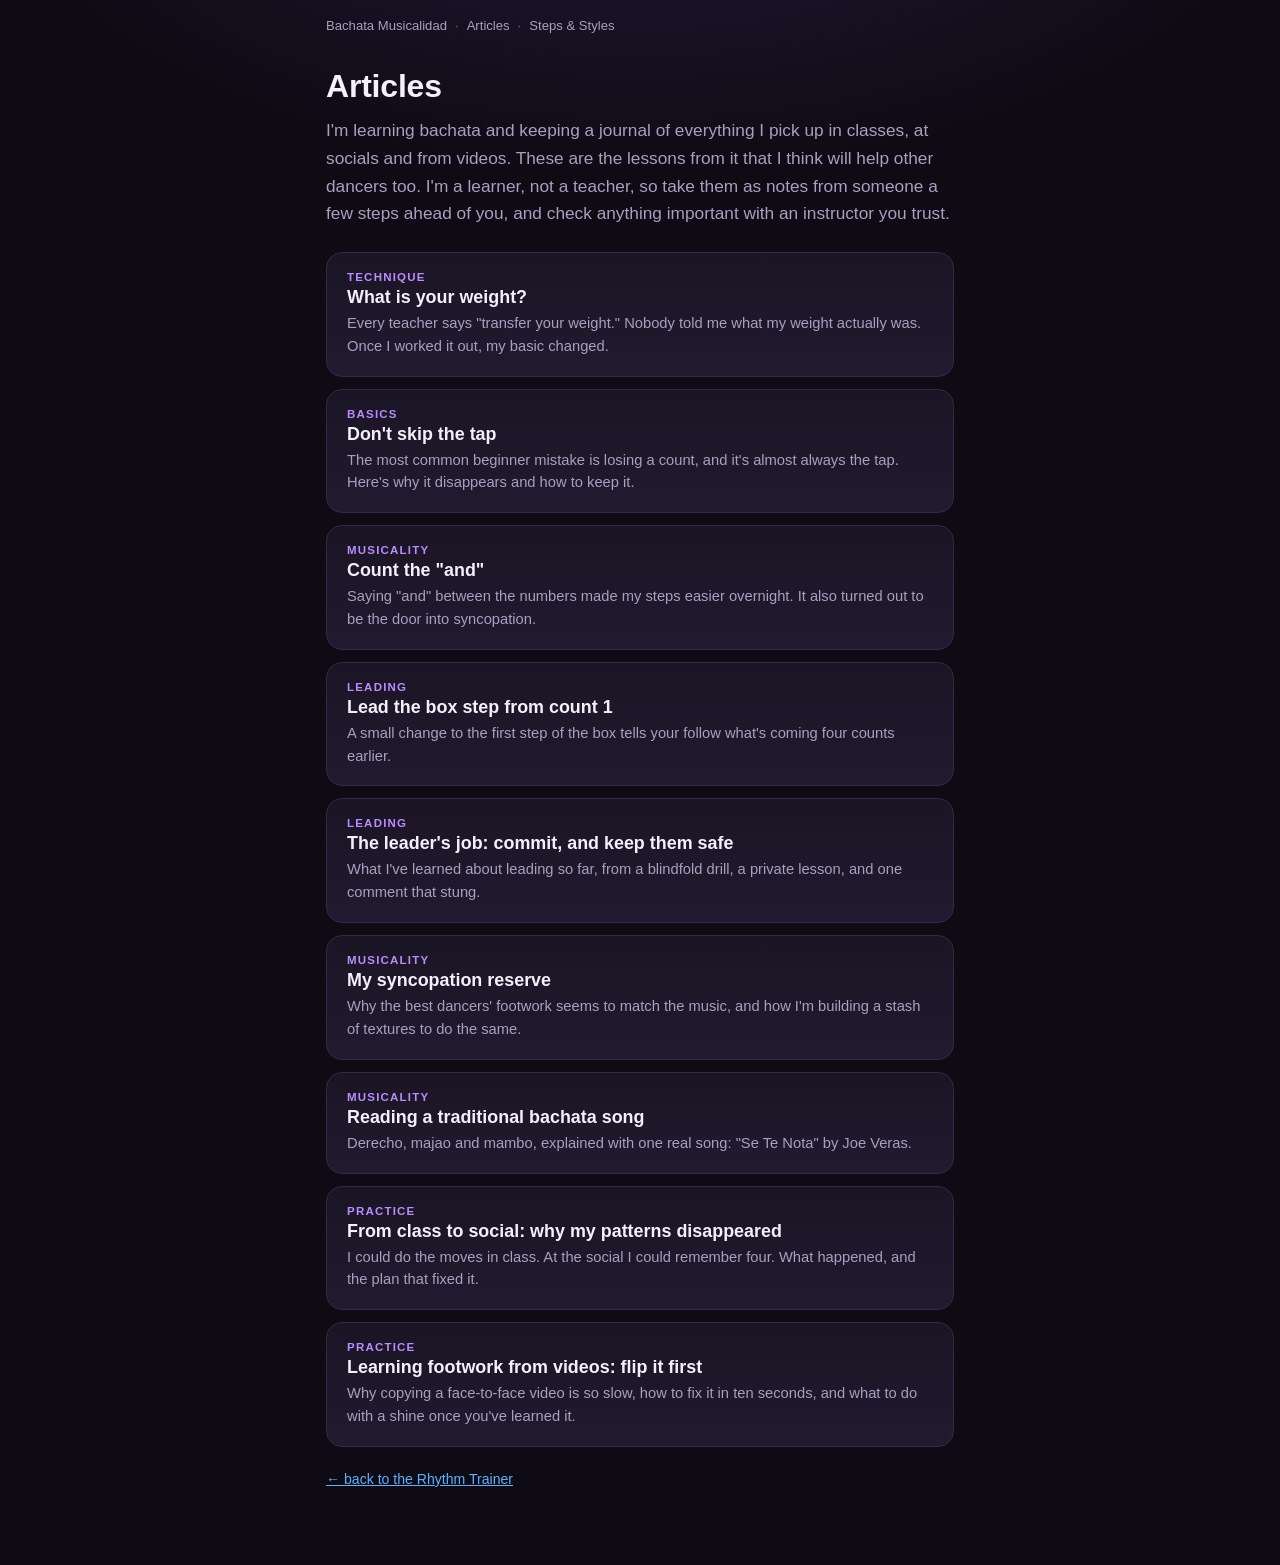
<file: articles/index.html>
<!DOCTYPE html>
<html lang="en">
<head>
<meta charset="UTF-8">
<meta name="viewport" content="width=device-width, initial-scale=1.0">
<title>Articles · Bachata Musicalidad</title>
<meta name="description" content="What I&#x27;m learning about bachata, written up for other dancers: technique, leading, musicality and practice.">
<link rel="canonical" href="https://bachatamusicalidad.com/articles">
<link rel="icon" href="data:image/svg+xml,<svg xmlns='http://www.w3.org/2000/svg' viewBox='0 0 64 64'><rect width='64' height='64' rx='14' fill='%230e0b14'/><rect x='11' y='38' width='6' height='14' rx='3' fill='%235eb1ff'/><rect x='23' y='31' width='6' height='21' rx='3' fill='%23ffb454'/><rect x='35' y='24' width='6' height='28' rx='3' fill='%23ff5d8f'/><rect x='47' y='16' width='6' height='36' rx='3' fill='%23b98cff'/></svg>">
<meta name="theme-color" content="#0e0b14">
<meta property="og:type" content="article">
<meta property="og:title" content="Articles · Bachata Musicalidad">
<meta property="og:description" content="What I&#x27;m learning about bachata, written up for other dancers: technique, leading, musicality and practice.">
<meta property="og:url" content="https://bachatamusicalidad.com/articles">
<meta property="og:image" content="https://bachatamusicalidad.com/og.png">
<meta name="twitter:card" content="summary_large_image">
<link rel="stylesheet" href="/articles/article.css">
</head>
<body>
<nav class="top"><a href="/">Bachata Musicalidad</a><span>·</span><a href="/articles">Articles</a><span>·</span><a href="/steps">Steps &amp; Styles</a></nav>
<main class="wrap">
<header class="intro">
  <h1>Articles</h1>
  <p class="dek">I'm learning bachata and keeping a journal of everything I pick up in classes,
    at socials and from videos. These are the lessons from it that I think will help other
    dancers too. I'm a learner, not a teacher, so take them as notes from someone a few
    steps ahead of you, and check anything important with an instructor you trust.</p>
</header>
<ul class="list">
  <li>
    <a href="/articles/what-is-your-weight">
      <span class="kicker">Technique</span>
      <b>What is your weight?</b>
      <span class="d">Every teacher says &quot;transfer your weight.&quot; Nobody told me what my weight actually was. Once I worked it out, my basic changed.</span>
    </a>
  </li>
  <li>
    <a href="/articles/dont-skip-the-tap">
      <span class="kicker">Basics</span>
      <b>Don&#x27;t skip the tap</b>
      <span class="d">The most common beginner mistake is losing a count, and it&#x27;s almost always the tap. Here&#x27;s why it disappears and how to keep it.</span>
    </a>
  </li>
  <li>
    <a href="/articles/count-the-and">
      <span class="kicker">Musicality</span>
      <b>Count the &quot;and&quot;</b>
      <span class="d">Saying &quot;and&quot; between the numbers made my steps easier overnight. It also turned out to be the door into syncopation.</span>
    </a>
  </li>
  <li>
    <a href="/articles/lead-the-box-from-count-1">
      <span class="kicker">Leading</span>
      <b>Lead the box step from count 1</b>
      <span class="d">A small change to the first step of the box tells your follow what&#x27;s coming four counts earlier.</span>
    </a>
  </li>
  <li>
    <a href="/articles/the-leaders-job">
      <span class="kicker">Leading</span>
      <b>The leader&#x27;s job: commit, and keep them safe</b>
      <span class="d">What I&#x27;ve learned about leading so far, from a blindfold drill, a private lesson, and one comment that stung.</span>
    </a>
  </li>
  <li>
    <a href="/articles/syncopation-reserve">
      <span class="kicker">Musicality</span>
      <b>My syncopation reserve</b>
      <span class="d">Why the best dancers&#x27; footwork seems to match the music, and how I&#x27;m building a stash of textures to do the same.</span>
    </a>
  </li>
  <li>
    <a href="/articles/reading-a-bachata-song">
      <span class="kicker">Musicality</span>
      <b>Reading a traditional bachata song</b>
      <span class="d">Derecho, majao and mambo, explained with one real song: &quot;Se Te Nota&quot; by Joe Veras.</span>
    </a>
  </li>
  <li>
    <a href="/articles/from-class-to-social">
      <span class="kicker">Practice</span>
      <b>From class to social: why my patterns disappeared</b>
      <span class="d">I could do the moves in class. At the social I could remember four. What happened, and the plan that fixed it.</span>
    </a>
  </li>
  <li>
    <a href="/articles/learning-from-videos">
      <span class="kicker">Practice</span>
      <b>Learning footwork from videos: flip it first</b>
      <span class="d">Why copying a face-to-face video is so slow, how to fix it in ten seconds, and what to do with a shine once you&#x27;ve learned it.</span>
    </a>
  </li>
</ul>
<p class="back"><a href="/">← back to the Rhythm Trainer</a></p>
</main>
</body>
</html>
</file>
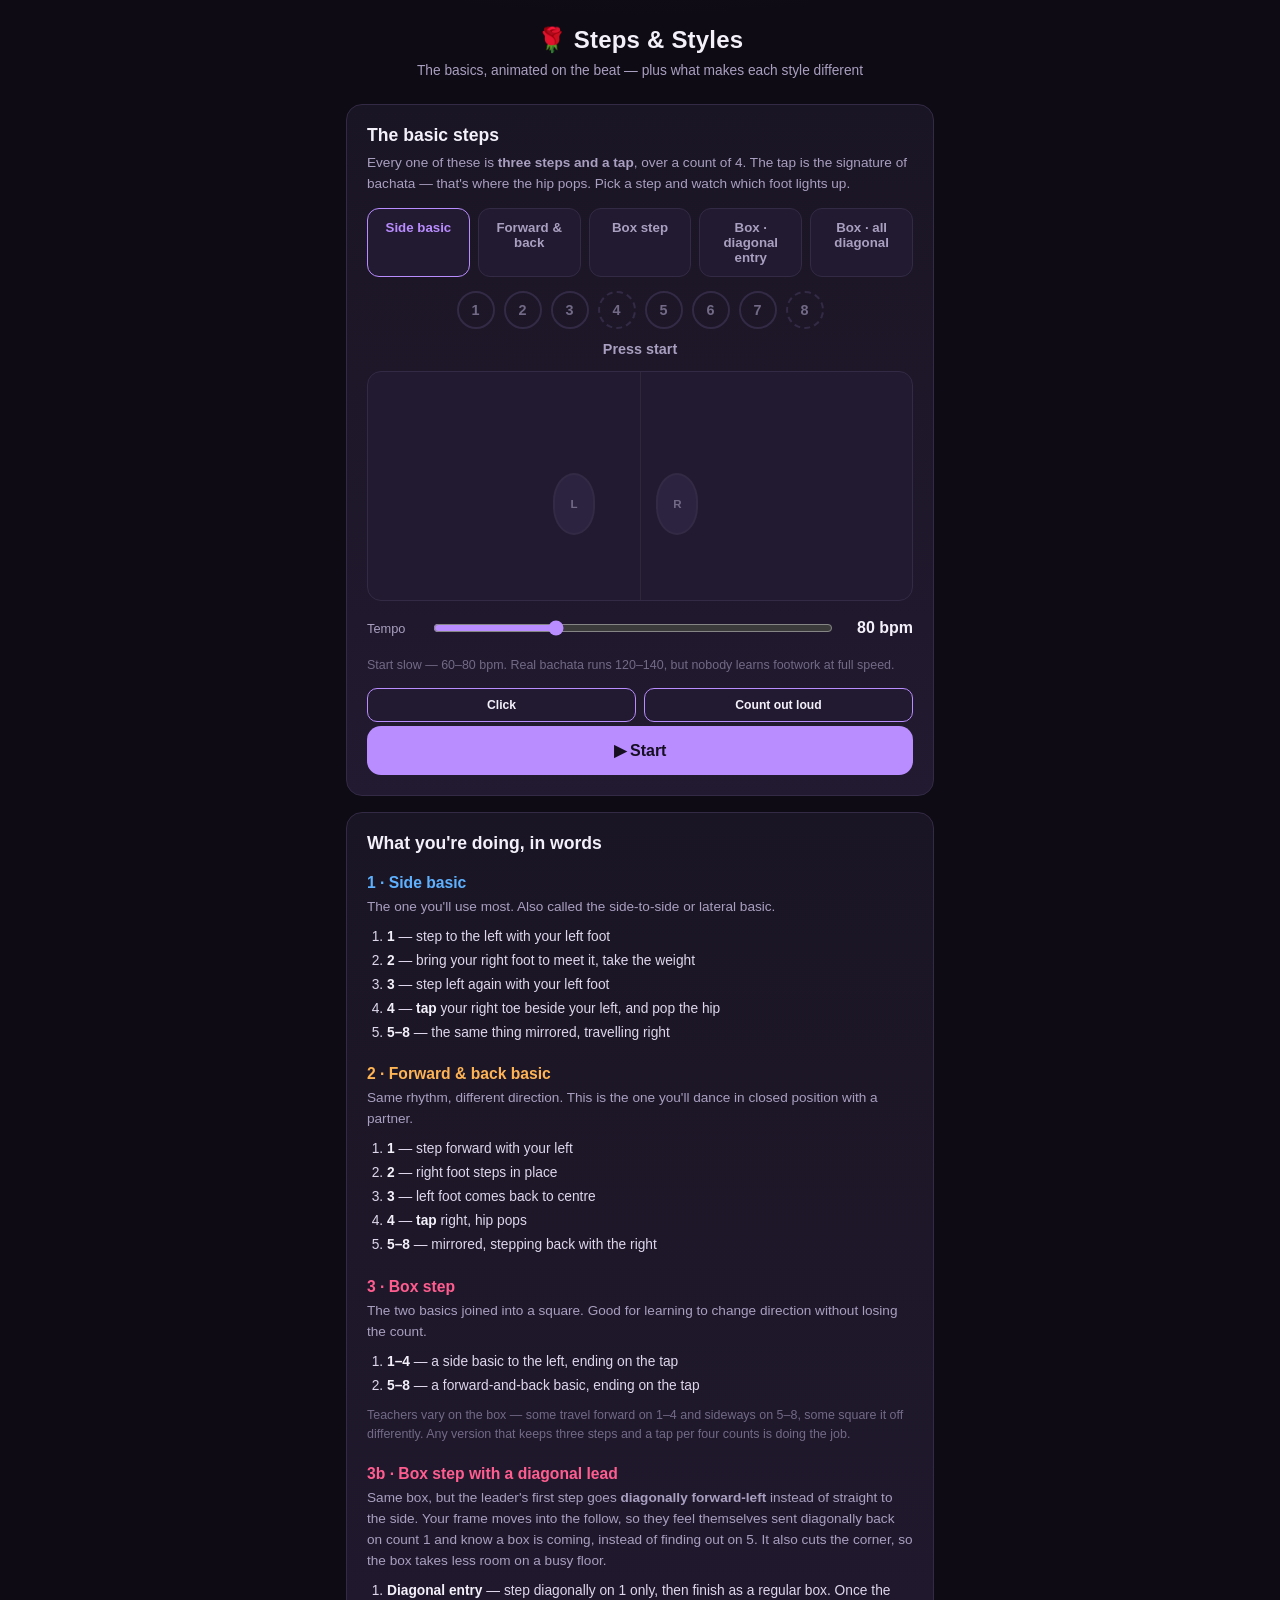
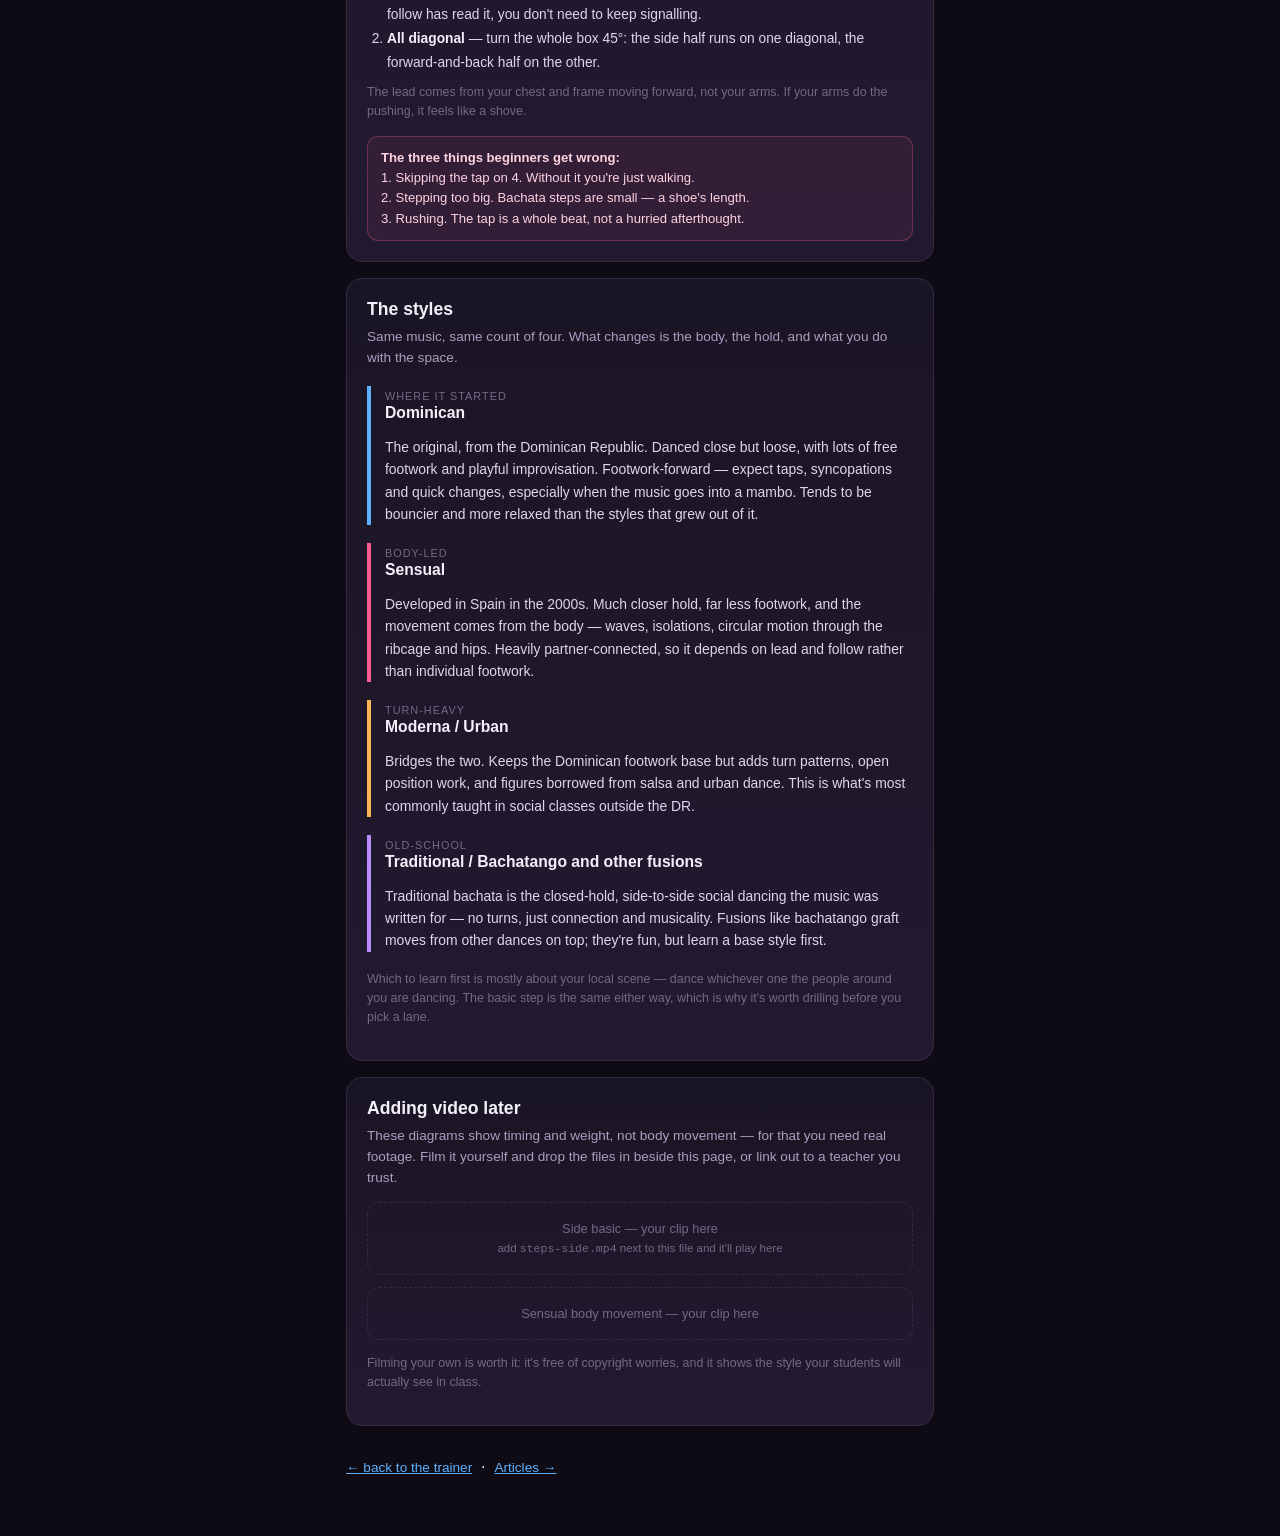
<file: steps.html>
<!DOCTYPE html>
<html lang="en">
<head>
<meta charset="UTF-8">
<meta name="viewport" content="width=device-width, initial-scale=1.0, maximum-scale=1.0, user-scalable=no">
<title>Bachata Steps &amp; Styles — a beginner's reference</title>
<meta name="description" content="The basic bachata steps — side basic, forward-and-back, box step — animated on the beat, plus what makes each bachata style different.">
<link rel="icon" href="data:image/svg+xml,<svg xmlns='http://www.w3.org/2000/svg' viewBox='0 0 64 64'><rect width='64' height='64' rx='14' fill='%230e0b14'/><rect x='11' y='38' width='6' height='14' rx='3' fill='%235eb1ff'/><rect x='23' y='31' width='6' height='21' rx='3' fill='%23ffb454'/><rect x='35' y='24' width='6' height='28' rx='3' fill='%23ff5d8f'/><rect x='47' y='16' width='6' height='36' rx='3' fill='%23b98cff'/></svg>">
<meta name="theme-color" content="#0e0b14">
<style>
  :root{
    --bg:#0e0b14; --panel:#1a1524; --panel-2:#221a30; --line:#332a45;
    --txt:#f4f0fa; --muted:#a99fc0; --faint:#726a86;
    --derecho:#5eb1ff; --majao:#ffb454; --mambo:#ff5d8f;
    --good:#4ad991; --accent:#b98cff; --radius:16px;
  }
  *{box-sizing:border-box;-webkit-tap-highlight-color:transparent}
  html,body{margin:0;padding:0}
  body{
    background:radial-gradient(1200px 600px at 50% -10%, #241a38 0%, var(--bg) 55%);
    color:var(--txt);
    font-family:-apple-system,BlinkMacSystemFont,"Segoe UI",Roboto,Helvetica,Arial,sans-serif;
    min-height:100vh;padding:0 0 60px;-webkit-font-smoothing:antialiased;
  }
  .wrap{max-width:620px;margin:0 auto;padding:0 16px}
  header{text-align:center;padding:26px 16px 6px}
  header h1{font-size:1.5rem;margin:0;letter-spacing:.2px}
  header p{margin:6px 0 0;color:var(--muted);font-size:.86rem}
  .card{
    background:linear-gradient(180deg,var(--panel) 0%,var(--panel-2) 100%);
    border:1px solid var(--line);border-radius:var(--radius);padding:20px;margin:16px 0;
  }
  h2{margin:0 0 6px;font-size:1.1rem}
  h3{margin:20px 0 4px;font-size:.98rem}
  .sub{color:var(--muted);font-size:.85rem;line-height:1.55;margin:0 0 14px}
  p{font-size:.87rem;line-height:1.6;color:#ded7ec}
  a{color:var(--derecho)}
  .note{font-size:.78rem;color:var(--faint);line-height:1.55}

  /* step picker */
  .pills{display:flex;gap:8px;margin-bottom:14px;flex-wrap:wrap}
  .pill{
    flex:1;min-width:96px;padding:11px 8px;border-radius:12px;border:1.5px solid var(--line);
    background:var(--panel-2);color:var(--muted);font-weight:700;font-size:.83rem;
    cursor:pointer;text-align:center;
  }
  .pill.sel{border-color:var(--accent);color:var(--accent)}

  /* floor + feet */
  .floor{
    position:relative;background:var(--panel-2);border:1px solid var(--line);
    border-radius:14px;height:230px;overflow:hidden;margin-bottom:12px;
  }
  .foot{
    position:absolute;width:42px;height:62px;border-radius:21px/28px;
    border:2px solid var(--line);background:#2b2340;
    transition:left .16s ease, top .16s ease, transform .1s, background .1s, border-color .1s;
    display:flex;align-items:center;justify-content:center;
    font-size:.72rem;font-weight:700;color:var(--faint);
  }
  .foot.on{background:var(--accent);border-color:var(--accent);color:#160f22;transform:scale(1.08)}
  .foot.tap{background:transparent;border-color:var(--mambo);color:var(--mambo);border-style:dashed;transform:scale(1.12)}
  .ghostline{position:absolute;left:50%;top:0;bottom:0;width:1px;background:rgba(255,255,255,.06)}

  /* counter */
  .counts{display:flex;justify-content:center;gap:9px;margin:4px 0 12px}
  .ct{
    width:38px;height:38px;border-radius:50%;border:2px solid var(--line);
    display:flex;align-items:center;justify-content:center;font-weight:700;
    color:var(--faint);font-size:.9rem;
  }
  .ct.on{background:var(--accent);border-color:var(--accent);color:#160f22;transform:scale(1.1)}
  .ct.tapbeat{border-style:dashed}
  .ct.tapbeat.on{background:var(--mambo);border-color:var(--mambo)}
  .cue{text-align:center;min-height:1.4em;font-size:.9rem;font-weight:600;color:var(--muted);margin-bottom:10px}

  .row{display:flex;align-items:center;gap:12px;margin:12px 0}
  .row label{font-size:.8rem;color:var(--muted);min-width:52px}
  input[type=range]{flex:1;accent-color:var(--accent);height:26px}
  .bpmval{font-variant-numeric:tabular-nums;font-weight:700;min-width:66px;text-align:right;white-space:nowrap}
  .btn{
    width:100%;padding:15px;border:none;border-radius:14px;font-size:1rem;font-weight:700;
    cursor:pointer;background:var(--accent);color:#160f22;margin-top:4px;
  }
  .btn.stop{background:#3a2f4e;color:var(--txt)}
  .btn.ghost{background:transparent;border:1.5px solid var(--line);color:var(--txt)}
  .btnrow{display:flex;gap:10px}
  .toggles{display:flex;gap:8px;margin-top:10px}
  .tg{flex:1;padding:9px;border-radius:10px;border:1.5px solid var(--line);background:var(--panel-2);color:var(--muted);font-size:.76rem;font-weight:600;cursor:pointer;text-align:center}
  .tg.on{border-color:var(--accent);color:var(--txt)}

  ol.steps{margin:8px 0 0;padding-left:20px;font-size:.86rem;line-height:1.75;color:#ded7ec}
  ol.steps b{color:var(--txt)}
  .warn{
    margin-top:14px;padding:11px 13px;border-radius:11px;
    background:rgba(255,93,143,.08);border:1px solid rgba(255,93,143,.3);
    font-size:.82rem;line-height:1.55;color:#ffd4e1;
  }
  .style{border-left:4px solid var(--line);padding-left:14px;margin:18px 0}
  .style.dom{border-color:var(--derecho)}
  .style.sen{border-color:var(--mambo)}
  .style.mod{border-color:var(--majao)}
  .style.trad{border-color:var(--accent)}
  .style h3{margin:0 0 2px}
  .style .tag{font-size:.68rem;color:var(--faint);text-transform:uppercase;letter-spacing:1px}
  .slot{
    border:1.5px dashed var(--line);border-radius:12px;padding:16px;text-align:center;
    color:var(--faint);font-size:.8rem;line-height:1.5;margin-top:12px;
  }
  .back{display:inline-block;margin:18px 0 0;font-size:.85rem}
</style>
</head>
<body>

<header>
  <h1>🌹 Steps &amp; Styles</h1>
  <p>The basics, animated on the beat — plus what makes each style different</p>
</header>

<div class="wrap">

  <!-- ANIMATED STEP TRAINER -->
  <div class="card">
    <h2>The basic steps</h2>
    <p class="sub">Every one of these is <b>three steps and a tap</b>, over a count of 4.
      The tap is the signature of bachata — that's where the hip pops. Pick a step and
      watch which foot lights up.</p>

    <div class="pills">
      <div class="pill sel" data-step="side">Side basic</div>
      <div class="pill" data-step="fwd">Forward &amp; back</div>
      <div class="pill" data-step="box">Box step</div>
      <div class="pill" data-step="boxdiag1">Box · diagonal entry</div>
      <div class="pill" data-step="boxdiag">Box · all diagonal</div>
    </div>

    <div class="counts" id="counts"></div>
    <div class="cue" id="cue">Press start</div>

    <div class="floor" id="floor">
      <div class="ghostline"></div>
      <div class="foot" id="footL">L</div>
      <div class="foot" id="footR">R</div>
    </div>

    <div class="row">
      <label>Tempo</label>
      <input type="range" id="bpm" min="50" max="150" value="80">
      <span class="bpmval"><span id="bpmv">80</span> bpm</span>
    </div>
    <p class="note">Start slow — 60–80 bpm. Real bachata runs 120–140, but nobody learns
      footwork at full speed.</p>
    <div class="toggles">
      <div class="tg on" data-opt="click">Click</div>
      <div class="tg on" data-opt="voice">Count out loud</div>
    </div>
    <button class="btn" id="go">▶  Start</button>
  </div>

  <!-- WRITTEN BREAKDOWN -->
  <div class="card">
    <h2>What you're doing, in words</h2>

    <h3 style="color:var(--derecho)">1 · Side basic</h3>
    <p class="sub" style="margin-bottom:4px">The one you'll use most. Also called the
      side-to-side or lateral basic.</p>
    <ol class="steps">
      <li><b>1</b> — step to the left with your left foot</li>
      <li><b>2</b> — bring your right foot to meet it, take the weight</li>
      <li><b>3</b> — step left again with your left foot</li>
      <li><b>4</b> — <b>tap</b> your right toe beside your left, and pop the hip</li>
      <li><b>5–8</b> — the same thing mirrored, travelling right</li>
    </ol>

    <h3 style="color:var(--majao)">2 · Forward &amp; back basic</h3>
    <p class="sub" style="margin-bottom:4px">Same rhythm, different direction. This is the
      one you'll dance in closed position with a partner.</p>
    <ol class="steps">
      <li><b>1</b> — step forward with your left</li>
      <li><b>2</b> — right foot steps in place</li>
      <li><b>3</b> — left foot comes back to centre</li>
      <li><b>4</b> — <b>tap</b> right, hip pops</li>
      <li><b>5–8</b> — mirrored, stepping back with the right</li>
    </ol>

    <h3 style="color:var(--mambo)">3 · Box step</h3>
    <p class="sub" style="margin-bottom:4px">The two basics joined into a square. Good for
      learning to change direction without losing the count.</p>
    <ol class="steps">
      <li><b>1–4</b> — a side basic to the left, ending on the tap</li>
      <li><b>5–8</b> — a forward-and-back basic, ending on the tap</li>
    </ol>
    <p class="note" style="margin-top:8px">Teachers vary on the box — some travel forward on
      1–4 and sideways on 5–8, some square it off differently. Any version that keeps three
      steps and a tap per four counts is doing the job.</p>

    <h3 style="color:var(--mambo)">3b · Box step with a diagonal lead</h3>
    <p class="sub" style="margin-bottom:4px">Same box, but the leader's first step goes
      <b>diagonally forward-left</b> instead of straight to the side. Your frame moves into
      the follow, so they feel themselves sent diagonally back on count 1 and know a box is
      coming, instead of finding out on 5. It also cuts the corner, so the box takes less
      room on a busy floor.</p>
    <ol class="steps">
      <li><b>Diagonal entry</b> — step diagonally on 1 only, then finish as a regular box.
        Once the follow has read it, you don't need to keep signalling.</li>
      <li><b>All diagonal</b> — turn the whole box 45°: the side half runs on one
        diagonal, the forward-and-back half on the other.</li>
    </ol>
    <p class="note" style="margin-top:8px">The lead comes from your chest and frame moving
      forward, not your arms. If your arms do the pushing, it feels like a shove.</p>

    <div class="warn">
      <b>The three things beginners get wrong:</b><br>
      1. Skipping the tap on 4. Without it you're just walking.<br>
      2. Stepping too big. Bachata steps are small — a shoe's length.<br>
      3. Rushing. The tap is a whole beat, not a hurried afterthought.
    </div>
  </div>

  <!-- STYLES -->
  <div class="card">
    <h2>The styles</h2>
    <p class="sub">Same music, same count of four. What changes is the body, the hold, and
      what you do with the space.</p>

    <div class="style dom">
      <span class="tag">Where it started</span>
      <h3>Dominican</h3>
      <p>The original, from the Dominican Republic. Danced close but loose, with lots of
        free footwork and playful improvisation. Footwork-forward — expect taps, syncopations
        and quick changes, especially when the music goes into a mambo. Tends to be bouncier
        and more relaxed than the styles that grew out of it.</p>
    </div>

    <div class="style sen">
      <span class="tag">Body-led</span>
      <h3>Sensual</h3>
      <p>Developed in Spain in the 2000s. Much closer hold, far less footwork, and the
        movement comes from the body — waves, isolations, circular motion through the ribcage
        and hips. Heavily partner-connected, so it depends on lead and follow rather than
        individual footwork.</p>
    </div>

    <div class="style mod">
      <span class="tag">Turn-heavy</span>
      <h3>Moderna / Urban</h3>
      <p>Bridges the two. Keeps the Dominican footwork base but adds turn patterns, open
        position work, and figures borrowed from salsa and urban dance. This is what's most
        commonly taught in social classes outside the DR.</p>
    </div>

    <div class="style trad">
      <span class="tag">Old-school</span>
      <h3>Traditional / Bachatango and other fusions</h3>
      <p>Traditional bachata is the closed-hold, side-to-side social dancing the music was
        written for — no turns, just connection and musicality. Fusions like bachatango
        graft moves from other dances on top; they're fun, but learn a base style first.</p>
    </div>

    <p class="note">Which to learn first is mostly about your local scene — dance whichever
      one the people around you are dancing. The basic step is the same either way, which is
      why it's worth drilling before you pick a lane.</p>
  </div>

  <!-- SLOTS FOR REAL FOOTAGE -->
  <div class="card">
    <h2>Adding video later</h2>
    <p class="sub">These diagrams show timing and weight, not body movement — for that
      you need real footage. Film it yourself and drop the files in beside this page, or
      link out to a teacher you trust.</p>
    <div class="slot">Side basic — your clip here<br><span style="font-size:.72rem">add
      <code>steps-side.mp4</code> next to this file and it'll play here</span></div>
    <div class="slot">Sensual body movement — your clip here</div>
    <p class="note" style="margin-top:14px">Filming your own is worth it: it's free of
      copyright worries, and it shows the style your students will actually see in class.</p>
  </div>

  <a class="back" href="/">← back to the trainer</a> &nbsp;·&nbsp; <a class="back" href="/articles">Articles →</a>
</div>

<script>
/* ---- audio: one click, same engine idea as the trainer ---- */
let AC=null;
function ctx(){ if(!AC) AC=new (window.AudioContext||window.webkitAudioContext)(); if(AC.state==='suspended')AC.resume(); return AC; }
let silentEl=null;
const SILENT='[data-uri]';
function unlock(){                                   // iOS: same ring/silent-switch problem
  const c=ctx(); if(c.state==='suspended') c.resume().catch(()=>{});
  if(!silentEl){ silentEl=document.createElement('audio'); silentEl.src=SILENT;
    silentEl.loop=true; silentEl.setAttribute('playsinline',''); silentEl.volume=0.01;
    silentEl.style.display='none'; document.body.appendChild(silentEl); }
  const p=silentEl.play(); if(p&&p.catch) p.catch(()=>{});
}
['pointerdown','touchend','click'].forEach(e=>document.addEventListener(e,unlock,{once:true,capture:true}));
function click(t,hi){
  const c=ctx(), o=c.createOscillator(), g=c.createGain();
  o.type='square'; o.frequency.value=hi?1500:950;
  g.gain.setValueAtTime(0,t); g.gain.linearRampToValueAtTime(.2,t+.003);
  g.gain.exponentialRampToValueAtTime(.0001,t+.06);
  o.connect(g); g.connect(c.destination); o.start(t); o.stop(t+.08);
}
function say(text){
  if(!OPT.voice || !window.speechSynthesis) return;
  const u=new SpeechSynthesisUtterance(text); u.rate=1.35; u.volume=.9;
  speechSynthesis.cancel(); speechSynthesis.speak(u);
}

/* ---- step patterns ----
   Positions are percentages of the floor box. Each count says where each foot sits,
   which one is acting, and whether that action is a tap rather than a step.        */
const C={lx:34,rx:53,my:44};                          // neutral: left foot, right foot, mid height
const STEPS={
  side:{
    name:'Side basic',
    frames:[
      {L:[18,44],R:[53,44],act:'L',cue:'left foot steps LEFT'},
      {L:[18,44],R:[37,44],act:'R',cue:'right foot closes'},
      {L:[8,44], R:[37,44],act:'L',cue:'left steps left again'},
      {L:[8,44], R:[27,44],act:'R',tap:1,cue:'TAP right — pop the hip'},
      {L:[8,44], R:[62,44],act:'R',cue:'right foot steps RIGHT'},
      {L:[43,44],R:[62,44],act:'L',cue:'left foot closes'},
      {L:[43,44],R:[72,44],act:'R',cue:'right steps right again'},
      {L:[53,44],R:[72,44],act:'L',tap:1,cue:'TAP left — pop the hip'}
    ]
  },
  fwd:{
    name:'Forward & back',
    frames:[
      {L:[34,14],R:[53,44],act:'L',cue:'left steps FORWARD'},
      {L:[34,14],R:[53,44],act:'R',cue:'right steps in place'},
      {L:[34,44],R:[53,44],act:'L',cue:'left comes back'},
      {L:[34,44],R:[46,44],act:'R',tap:1,cue:'TAP right — pop the hip'},
      {L:[34,44],R:[53,74],act:'R',cue:'right steps BACK'},
      {L:[34,44],R:[53,74],act:'L',cue:'left steps in place'},
      {L:[34,44],R:[53,44],act:'R',cue:'right comes back'},
      {L:[41,44],R:[53,44],act:'L',tap:1,cue:'TAP left — pop the hip'}
    ]
  },
  box:{
    name:'Box step',
    frames:[
      {L:[18,44],R:[53,44],act:'L',cue:'left steps LEFT'},
      {L:[18,44],R:[37,44],act:'R',cue:'right closes'},
      {L:[8,44], R:[37,44],act:'L',cue:'left steps left'},
      {L:[8,44], R:[27,44],act:'R',tap:1,cue:'TAP — corner one'},
      {L:[8,14], R:[27,44],act:'L',cue:'left steps FORWARD'},
      {L:[8,14], R:[27,14],act:'R',cue:'right joins forward'},
      {L:[8,44], R:[27,14],act:'L',cue:'left steps back'},
      {L:[8,44], R:[19,44],act:'R',tap:1,cue:'TAP — square closed'}
    ]
  },
  boxdiag1:{
    name:'Box · diagonal entry',
    frames:[
      {L:[22,30],R:[53,44],act:'L',cue:'left steps DIAGONAL — frame leads'},
      {L:[22,30],R:[43,30],act:'R',cue:'right closes'},
      {L:[8,30], R:[43,30],act:'L',cue:'left steps left'},
      {L:[8,30], R:[29,30],act:'R',tap:1,cue:'TAP — they know it\'s a box'},
      {L:[8,4],  R:[29,30],act:'L',cue:'left steps FORWARD'},
      {L:[8,4],  R:[29,4], act:'R',cue:'right joins forward'},
      {L:[8,30], R:[29,4], act:'L',cue:'left steps back'},
      {L:[8,30], R:[29,30],act:'R',tap:1,cue:'TAP — square closed'}
    ]
  },
  boxdiag:{
    name:'Box · all diagonal',
    frames:[
      {L:[22,30],R:[53,44],act:'L',cue:'left steps DIAGONAL forward-left'},
      {L:[22,30],R:[43,30],act:'R',cue:'right closes'},
      {L:[10,16],R:[43,30],act:'L',cue:'left on the diagonal again'},
      {L:[10,16],R:[31,16],act:'R',tap:1,cue:'TAP — corner one'},
      {L:[18,0], R:[31,16],act:'L',cue:'left steps diagonal FORWARD-right'},
      {L:[18,0], R:[39,0], act:'R',cue:'right joins'},
      {L:[10,16],R:[39,0], act:'L',cue:'left steps diagonal back'},
      {L:[10,16],R:[31,16],act:'R',tap:1,cue:'TAP — square closed'}
    ]
  }
};
const OPT={click:true, voice:true};
let stepKey='side', playing=false, timer=null, beat=0, nextT=0;

const footL=document.getElementById('footL'), footR=document.getElementById('footR'),
      cueEl=document.getElementById('cue'), countsEl=document.getElementById('counts'),
      bpmEl=document.getElementById('bpm'), bpmv=document.getElementById('bpmv'),
      goBtn=document.getElementById('go');
let BPM=80;

for(let i=0;i<8;i++){
  const d=document.createElement('div');
  d.className='ct'+((i===3||i===7)?' tapbeat':'');
  d.textContent=i+1; countsEl.appendChild(d);
}
// `b` is passed in rather than read from the shared counter: the scheduler runs ahead of
// the audio, so by the time this fires the counter has already moved on.
function place(f,b){
  footL.style.left=f.L[0]+'%'; footL.style.top=f.L[1]+'%';
  footR.style.left=f.R[0]+'%'; footR.style.top=f.R[1]+'%';
  footL.className='foot'+(f.act==='L'?(f.tap?' tap':' on'):'');
  footR.className='foot'+(f.act==='R'?(f.tap?' tap':' on'):'');
  cueEl.textContent=f.cue;
  [...countsEl.children].forEach((c,i)=>c.classList.toggle('on', i===b));
}
function reset(){
  const f=STEPS[stepKey].frames[0];
  footL.style.left=C.lx+'%'; footL.style.top=C.my+'%';
  footR.style.left=C.rx+'%'; footR.style.top=C.my+'%';
  footL.className='foot'; footR.className='foot';
  [...countsEl.children].forEach(c=>c.classList.remove('on'));
  cueEl.textContent='Press start';
}
function tick(){
  const c=ctx(), spb=60/BPM;
  while(nextT < c.currentTime+0.12){
    const f=STEPS[stepKey].frames[beat];
    if(OPT.click) click(nextT, beat===3||beat===7);
    const delay=Math.max(0,(nextT-c.currentTime)*1000);
    const b=beat, frame=f;
    setTimeout(()=>{ if(!playing) return; place(frame,b);
      if(OPT.voice) say(frame.tap ? 'tap' : String(b%4+1)); }, delay);
    nextT+=spb; beat=(beat+1)%8;
  }
}
function start(){
  if(playing) return;
  unlock(); playing=true; beat=0; nextT=ctx().currentTime+0.15;
  goBtn.textContent='■  Stop'; goBtn.classList.add('stop');
  timer=setInterval(tick,25);
}
function stop(){
  playing=false; if(timer){clearInterval(timer); timer=null;}
  if(window.speechSynthesis) speechSynthesis.cancel();
  goBtn.textContent='▶  Start'; goBtn.classList.remove('stop');
  reset();
}
goBtn.addEventListener('click',()=>playing?stop():start());
document.querySelectorAll('.pill').forEach(p=>p.addEventListener('click',()=>{
  document.querySelectorAll('.pill').forEach(x=>x.classList.remove('sel'));
  p.classList.add('sel'); stepKey=p.dataset.step;
  if(playing){ stop(); start(); } else reset();
}));
document.querySelectorAll('.tg').forEach(t=>t.addEventListener('click',()=>{
  t.classList.toggle('on'); OPT[t.dataset.opt]=t.classList.contains('on');
  if(!OPT.voice && window.speechSynthesis) speechSynthesis.cancel();
}));
bpmEl.addEventListener('input',()=>{ BPM=+bpmEl.value; bpmv.textContent=bpmEl.value; });
document.addEventListener('visibilitychange',()=>{ if(document.hidden && playing) stop(); });
reset();
</script>
</body>
</html>
</file>
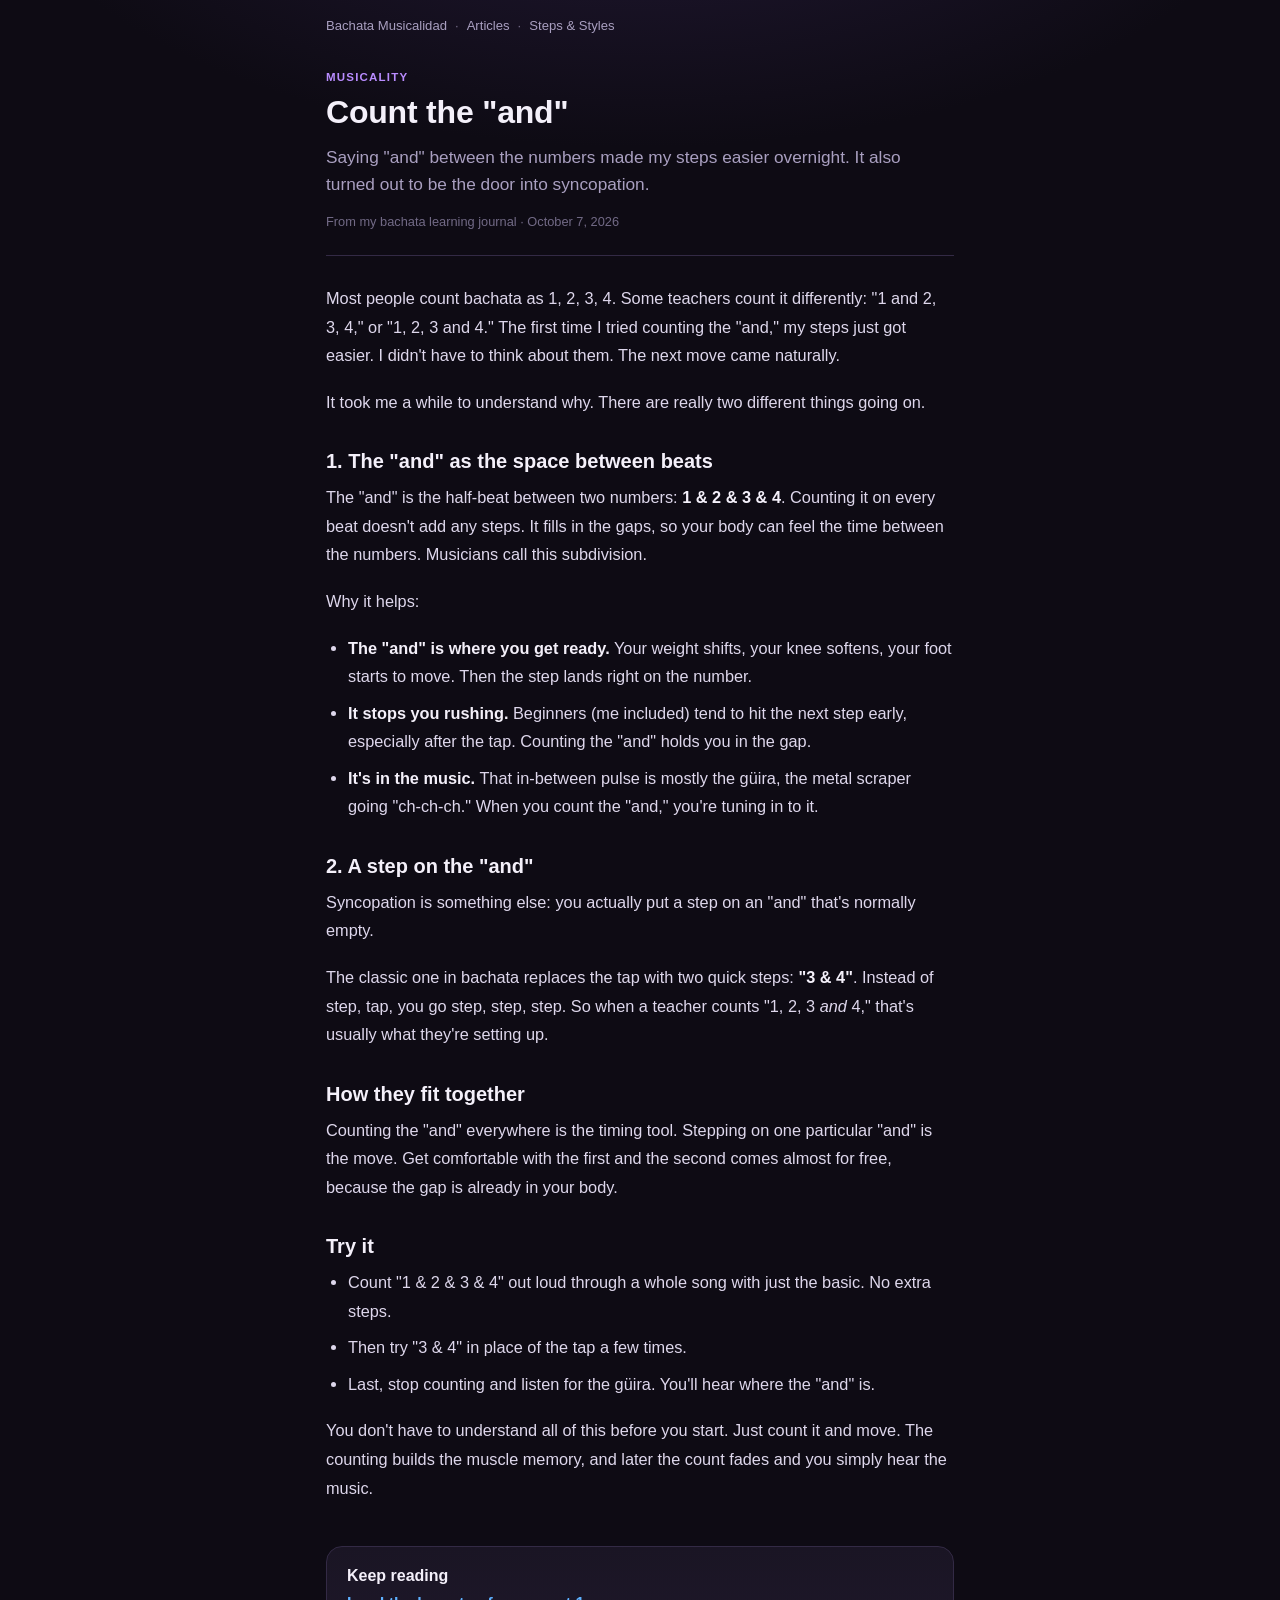
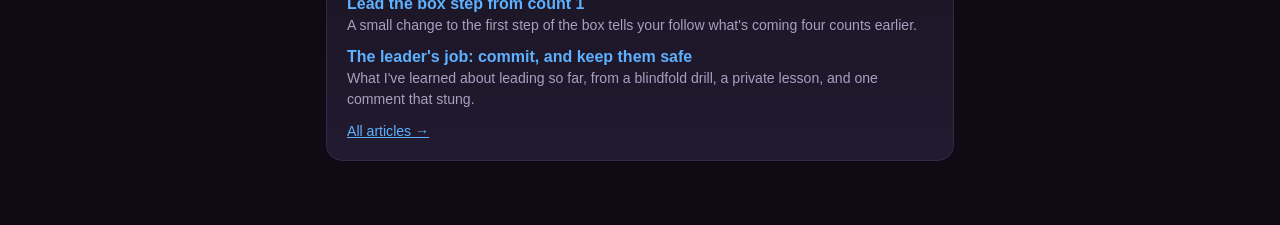
<file: articles/count-the-and.html>
<!DOCTYPE html>
<html lang="en">
<head>
<meta charset="UTF-8">
<meta name="viewport" content="width=device-width, initial-scale=1.0">
<title>Count the &quot;and&quot; · Bachata Musicalidad</title>
<meta name="description" content="Saying &quot;and&quot; between the numbers made my steps easier overnight. It also turned out to be the door into syncopation.">
<link rel="canonical" href="https://bachatamusicalidad.com/articles/count-the-and">
<link rel="icon" href="data:image/svg+xml,<svg xmlns='http://www.w3.org/2000/svg' viewBox='0 0 64 64'><rect width='64' height='64' rx='14' fill='%230e0b14'/><rect x='11' y='38' width='6' height='14' rx='3' fill='%235eb1ff'/><rect x='23' y='31' width='6' height='21' rx='3' fill='%23ffb454'/><rect x='35' y='24' width='6' height='28' rx='3' fill='%23ff5d8f'/><rect x='47' y='16' width='6' height='36' rx='3' fill='%23b98cff'/></svg>">
<meta name="theme-color" content="#0e0b14">
<meta property="og:type" content="article">
<meta property="og:title" content="Count the &quot;and&quot; · Bachata Musicalidad">
<meta property="og:description" content="Saying &quot;and&quot; between the numbers made my steps easier overnight. It also turned out to be the door into syncopation.">
<meta property="og:url" content="https://bachatamusicalidad.com/articles/count-the-and">
<meta property="og:image" content="https://bachatamusicalidad.com/og.png">
<meta name="twitter:card" content="summary_large_image">
<link rel="stylesheet" href="/articles/article.css">
</head>
<body>
<nav class="top"><a href="/">Bachata Musicalidad</a><span>·</span><a href="/articles">Articles</a><span>·</span><a href="/steps">Steps &amp; Styles</a></nav>
<main class="wrap">
<article>
  <p class="kicker">Musicality</p>
  <h1>Count the &quot;and&quot;</h1>
  <p class="dek">Saying &quot;and&quot; between the numbers made my steps easier overnight. It also turned out to be the door into syncopation.</p>
  <p class="meta">From my bachata learning journal · October 7, 2026</p>
<p>Most people count bachata as 1, 2, 3, 4. Some teachers count it differently: "1 and 2, 3, 4," or "1, 2, 3 and 4." The first time I tried counting the "and," my steps just got easier. I didn't have to think about them. The next move came naturally.</p>
<p>It took me a while to understand why. There are really two different things going on.</p>

<h2>1. The "and" as the space between beats</h2>
<p>The "and" is the half-beat between two numbers: <strong>1 & 2 & 3 & 4</strong>. Counting it on every beat doesn't add any steps. It fills in the gaps, so your body can feel the time between the numbers. Musicians call this subdivision.</p>
<p>Why it helps:</p>
<ul>
  <li><strong>The "and" is where you get ready.</strong> Your weight shifts, your knee softens, your foot starts to move. Then the step lands right on the number.</li>
  <li><strong>It stops you rushing.</strong> Beginners (me included) tend to hit the next step early, especially after the tap. Counting the "and" holds you in the gap.</li>
  <li><strong>It's in the music.</strong> That in-between pulse is mostly the güira, the metal scraper going "ch-ch-ch." When you count the "and," you're tuning in to it.</li>
</ul>

<h2>2. A step on the "and"</h2>
<p>Syncopation is something else: you actually put a step on an "and" that's normally empty.</p>
<p>The classic one in bachata replaces the tap with two quick steps: <strong>"3 & 4"</strong>. Instead of step, tap, you go step, step, step. So when a teacher counts "1, 2, 3 <em>and</em> 4," that's usually what they're setting up.</p>

<h2>How they fit together</h2>
<p>Counting the "and" everywhere is the timing tool. Stepping on one particular "and" is the move. Get comfortable with the first and the second comes almost for free, because the gap is already in your body.</p>

<h2>Try it</h2>
<ul>
  <li>Count "1 & 2 & 3 & 4" out loud through a whole song with just the basic. No extra steps.</li>
  <li>Then try "3 & 4" in place of the tap a few times.</li>
  <li>Last, stop counting and listen for the güira. You'll hear where the "and" is.</li>
</ul>
<p>You don't have to understand all of this before you start. Just count it and move. The counting builds the muscle memory, and later the count fades and you simply hear the music.</p>
</article>
<aside class="more">
  <h2>Keep reading</h2>
  <ul>
    <li><a href="/articles/lead-the-box-from-count-1">Lead the box step from count 1</a><span>A small change to the first step of the box tells your follow what&#x27;s coming four counts earlier.</span></li>
    <li><a href="/articles/the-leaders-job">The leader&#x27;s job: commit, and keep them safe</a><span>What I&#x27;ve learned about leading so far, from a blindfold drill, a private lesson, and one comment that stung.</span></li>
  </ul>
  <a class="all" href="/articles">All articles →</a>
</aside>
</main>
</body>
</html>
</file>
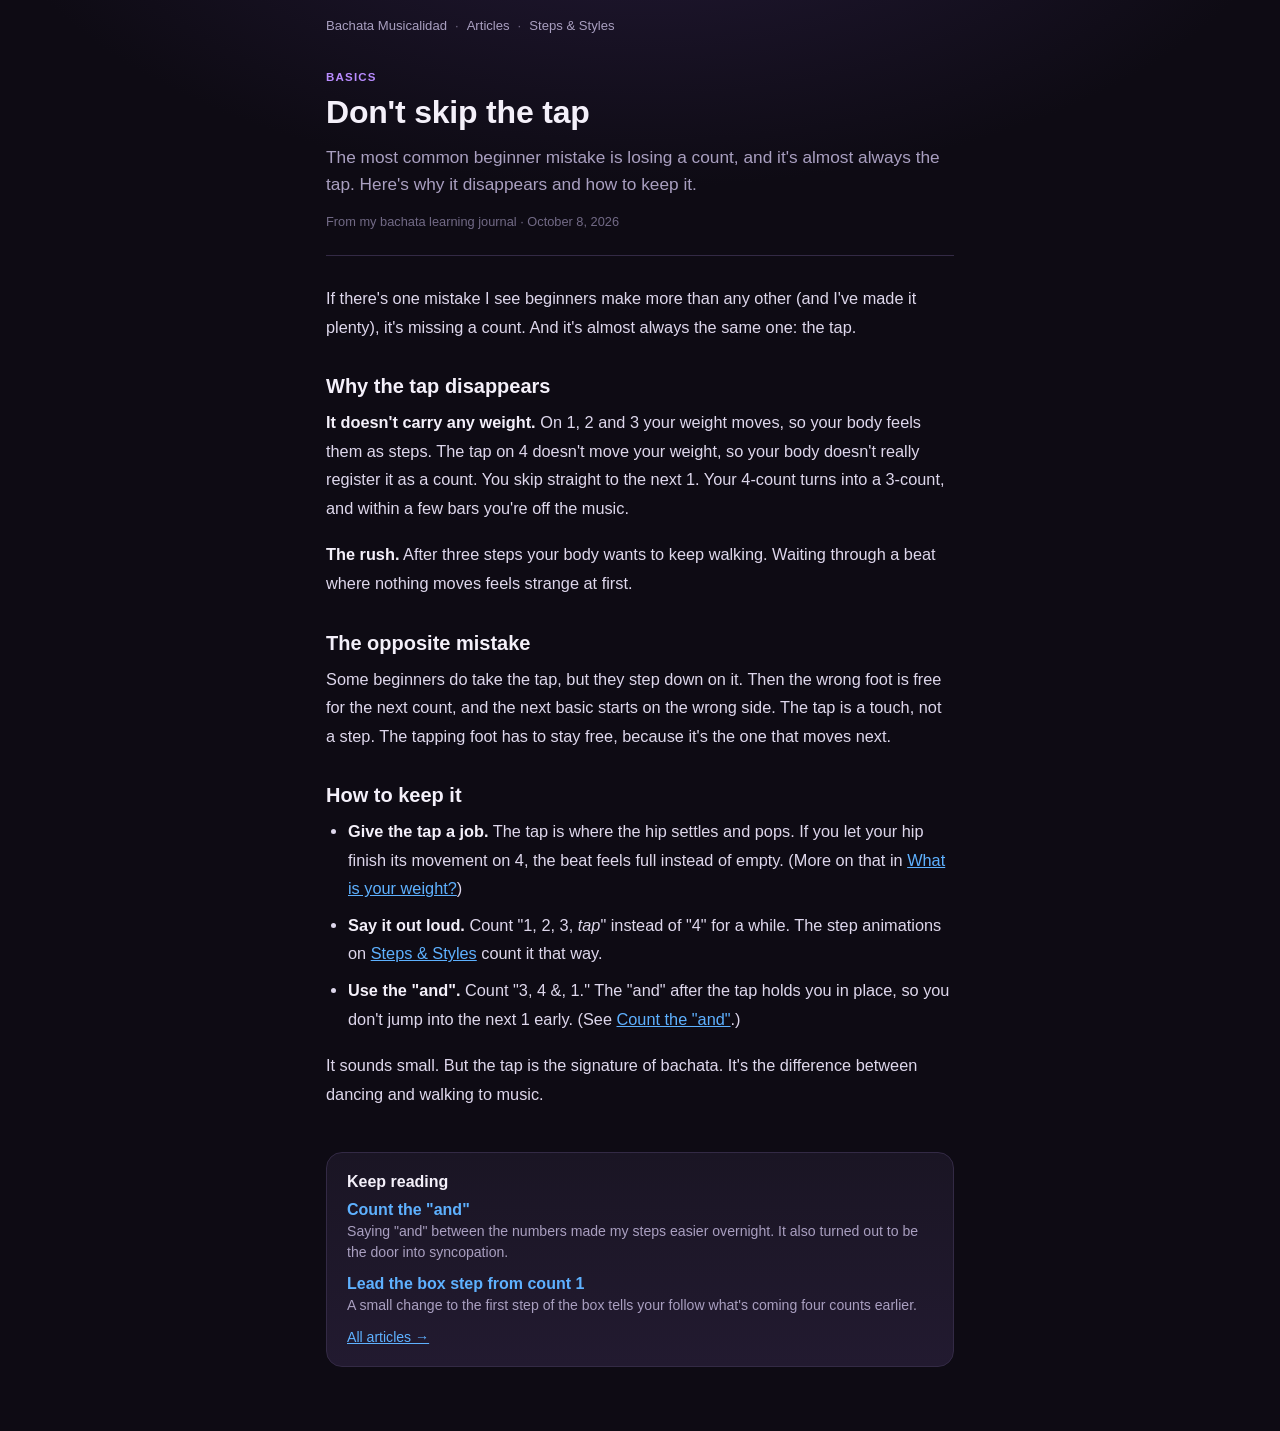
<file: articles/dont-skip-the-tap.html>
<!DOCTYPE html>
<html lang="en">
<head>
<meta charset="UTF-8">
<meta name="viewport" content="width=device-width, initial-scale=1.0">
<title>Don&#x27;t skip the tap · Bachata Musicalidad</title>
<meta name="description" content="The most common beginner mistake is losing a count, and it&#x27;s almost always the tap. Here&#x27;s why it disappears and how to keep it.">
<link rel="canonical" href="https://bachatamusicalidad.com/articles/dont-skip-the-tap">
<link rel="icon" href="data:image/svg+xml,<svg xmlns='http://www.w3.org/2000/svg' viewBox='0 0 64 64'><rect width='64' height='64' rx='14' fill='%230e0b14'/><rect x='11' y='38' width='6' height='14' rx='3' fill='%235eb1ff'/><rect x='23' y='31' width='6' height='21' rx='3' fill='%23ffb454'/><rect x='35' y='24' width='6' height='28' rx='3' fill='%23ff5d8f'/><rect x='47' y='16' width='6' height='36' rx='3' fill='%23b98cff'/></svg>">
<meta name="theme-color" content="#0e0b14">
<meta property="og:type" content="article">
<meta property="og:title" content="Don&#x27;t skip the tap · Bachata Musicalidad">
<meta property="og:description" content="The most common beginner mistake is losing a count, and it&#x27;s almost always the tap. Here&#x27;s why it disappears and how to keep it.">
<meta property="og:url" content="https://bachatamusicalidad.com/articles/dont-skip-the-tap">
<meta property="og:image" content="https://bachatamusicalidad.com/og.png">
<meta name="twitter:card" content="summary_large_image">
<link rel="stylesheet" href="/articles/article.css">
</head>
<body>
<nav class="top"><a href="/">Bachata Musicalidad</a><span>·</span><a href="/articles">Articles</a><span>·</span><a href="/steps">Steps &amp; Styles</a></nav>
<main class="wrap">
<article>
  <p class="kicker">Basics</p>
  <h1>Don&#x27;t skip the tap</h1>
  <p class="dek">The most common beginner mistake is losing a count, and it&#x27;s almost always the tap. Here&#x27;s why it disappears and how to keep it.</p>
  <p class="meta">From my bachata learning journal · October 8, 2026</p>
<p>If there's one mistake I see beginners make more than any other (and I've made it plenty), it's missing a count. And it's almost always the same one: the tap.</p>

<h2>Why the tap disappears</h2>
<p><strong>It doesn't carry any weight.</strong> On 1, 2 and 3 your weight moves, so your body feels them as steps. The tap on 4 doesn't move your weight, so your body doesn't really register it as a count. You skip straight to the next 1. Your 4-count turns into a 3-count, and within a few bars you're off the music.</p>
<p><strong>The rush.</strong> After three steps your body wants to keep walking. Waiting through a beat where nothing moves feels strange at first.</p>

<h2>The opposite mistake</h2>
<p>Some beginners do take the tap, but they step down on it. Then the wrong foot is free for the next count, and the next basic starts on the wrong side. The tap is a touch, not a step. The tapping foot has to stay free, because it's the one that moves next.</p>

<h2>How to keep it</h2>
<ul>
  <li><strong>Give the tap a job.</strong> The tap is where the hip settles and pops. If you let your hip finish its movement on 4, the beat feels full instead of empty. (More on that in <a href="/articles/what-is-your-weight">What is your weight?</a>)</li>
  <li><strong>Say it out loud.</strong> Count "1, 2, 3, <em>tap</em>" instead of "4" for a while. The step animations on <a href="/steps">Steps &amp; Styles</a> count it that way.</li>
  <li><strong>Use the "and".</strong> Count "3, 4 &, 1." The "and" after the tap holds you in place, so you don't jump into the next 1 early. (See <a href="/articles/count-the-and">Count the "and"</a>.)</li>
</ul>
<p>It sounds small. But the tap is the signature of bachata. It's the difference between dancing and walking to music.</p>
</article>
<aside class="more">
  <h2>Keep reading</h2>
  <ul>
    <li><a href="/articles/count-the-and">Count the &quot;and&quot;</a><span>Saying &quot;and&quot; between the numbers made my steps easier overnight. It also turned out to be the door into syncopation.</span></li>
    <li><a href="/articles/lead-the-box-from-count-1">Lead the box step from count 1</a><span>A small change to the first step of the box tells your follow what&#x27;s coming four counts earlier.</span></li>
  </ul>
  <a class="all" href="/articles">All articles →</a>
</aside>
</main>
</body>
</html>
</file>
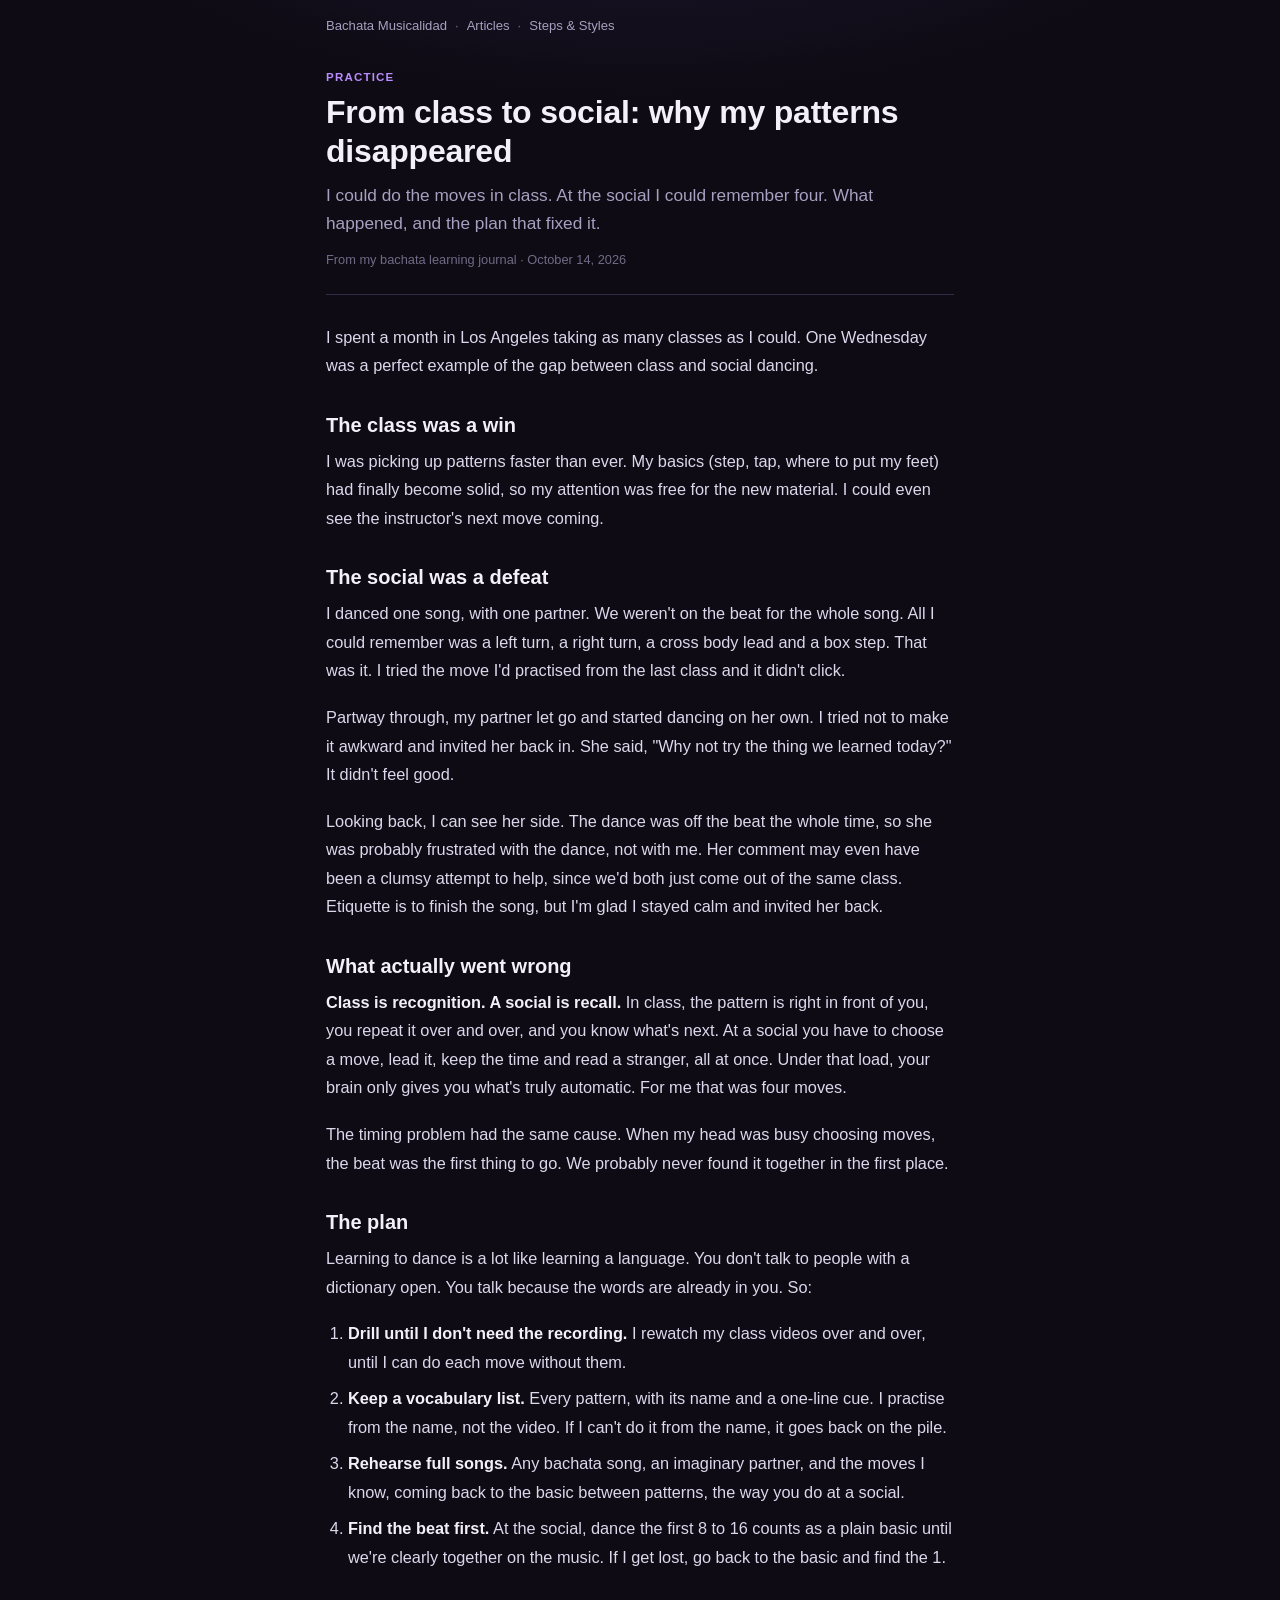
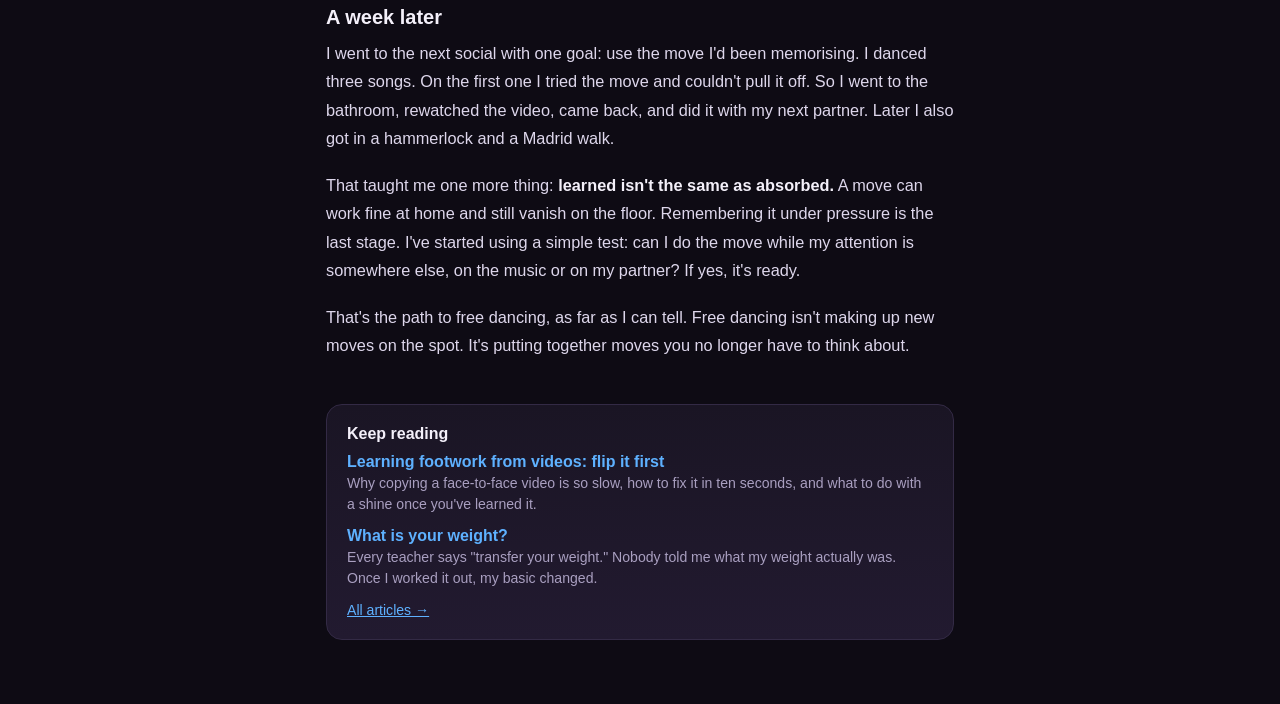
<file: articles/from-class-to-social.html>
<!DOCTYPE html>
<html lang="en">
<head>
<meta charset="UTF-8">
<meta name="viewport" content="width=device-width, initial-scale=1.0">
<title>From class to social: why my patterns disappeared · Bachata Musicalidad</title>
<meta name="description" content="I could do the moves in class. At the social I could remember four. What happened, and the plan that fixed it.">
<link rel="canonical" href="https://bachatamusicalidad.com/articles/from-class-to-social">
<link rel="icon" href="data:image/svg+xml,<svg xmlns='http://www.w3.org/2000/svg' viewBox='0 0 64 64'><rect width='64' height='64' rx='14' fill='%230e0b14'/><rect x='11' y='38' width='6' height='14' rx='3' fill='%235eb1ff'/><rect x='23' y='31' width='6' height='21' rx='3' fill='%23ffb454'/><rect x='35' y='24' width='6' height='28' rx='3' fill='%23ff5d8f'/><rect x='47' y='16' width='6' height='36' rx='3' fill='%23b98cff'/></svg>">
<meta name="theme-color" content="#0e0b14">
<meta property="og:type" content="article">
<meta property="og:title" content="From class to social: why my patterns disappeared · Bachata Musicalidad">
<meta property="og:description" content="I could do the moves in class. At the social I could remember four. What happened, and the plan that fixed it.">
<meta property="og:url" content="https://bachatamusicalidad.com/articles/from-class-to-social">
<meta property="og:image" content="https://bachatamusicalidad.com/og.png">
<meta name="twitter:card" content="summary_large_image">
<link rel="stylesheet" href="/articles/article.css">
</head>
<body>
<nav class="top"><a href="/">Bachata Musicalidad</a><span>·</span><a href="/articles">Articles</a><span>·</span><a href="/steps">Steps &amp; Styles</a></nav>
<main class="wrap">
<article>
  <p class="kicker">Practice</p>
  <h1>From class to social: why my patterns disappeared</h1>
  <p class="dek">I could do the moves in class. At the social I could remember four. What happened, and the plan that fixed it.</p>
  <p class="meta">From my bachata learning journal · October 14, 2026</p>
<p>I spent a month in Los Angeles taking as many classes as I could. One Wednesday was a perfect example of the gap between class and social dancing.</p>

<h2>The class was a win</h2>
<p>I was picking up patterns faster than ever. My basics (step, tap, where to put my feet) had finally become solid, so my attention was free for the new material. I could even see the instructor's next move coming.</p>

<h2>The social was a defeat</h2>
<p>I danced one song, with one partner. We weren't on the beat for the whole song. All I could remember was a left turn, a right turn, a cross body lead and a box step. That was it. I tried the move I'd practised from the last class and it didn't click.</p>
<p>Partway through, my partner let go and started dancing on her own. I tried not to make it awkward and invited her back in. She said, "Why not try the thing we learned today?" It didn't feel good.</p>
<p>Looking back, I can see her side. The dance was off the beat the whole time, so she was probably frustrated with the dance, not with me. Her comment may even have been a clumsy attempt to help, since we'd both just come out of the same class. Etiquette is to finish the song, but I'm glad I stayed calm and invited her back.</p>

<h2>What actually went wrong</h2>
<p><strong>Class is recognition. A social is recall.</strong> In class, the pattern is right in front of you, you repeat it over and over, and you know what's next. At a social you have to choose a move, lead it, keep the time and read a stranger, all at once. Under that load, your brain only gives you what's truly automatic. For me that was four moves.</p>
<p>The timing problem had the same cause. When my head was busy choosing moves, the beat was the first thing to go. We probably never found it together in the first place.</p>

<h2>The plan</h2>
<p>Learning to dance is a lot like learning a language. You don't talk to people with a dictionary open. You talk because the words are already in you. So:</p>
<ol>
  <li><strong>Drill until I don't need the recording.</strong> I rewatch my class videos over and over, until I can do each move without them.</li>
  <li><strong>Keep a vocabulary list.</strong> Every pattern, with its name and a one-line cue. I practise from the name, not the video. If I can't do it from the name, it goes back on the pile.</li>
  <li><strong>Rehearse full songs.</strong> Any bachata song, an imaginary partner, and the moves I know, coming back to the basic between patterns, the way you do at a social.</li>
  <li><strong>Find the beat first.</strong> At the social, dance the first 8 to 16 counts as a plain basic until we're clearly together on the music. If I get lost, go back to the basic and find the 1.</li>
</ol>

<h2>A week later</h2>
<p>I went to the next social with one goal: use the move I'd been memorising. I danced three songs. On the first one I tried the move and couldn't pull it off. So I went to the bathroom, rewatched the video, came back, and did it with my next partner. Later I also got in a hammerlock and a Madrid walk.</p>
<p>That taught me one more thing: <strong>learned isn't the same as absorbed.</strong> A move can work fine at home and still vanish on the floor. Remembering it under pressure is the last stage. I've started using a simple test: can I do the move while my attention is somewhere else, on the music or on my partner? If yes, it's ready.</p>
<p>That's the path to free dancing, as far as I can tell. Free dancing isn't making up new moves on the spot. It's putting together moves you no longer have to think about.</p>
</article>
<aside class="more">
  <h2>Keep reading</h2>
  <ul>
    <li><a href="/articles/learning-from-videos">Learning footwork from videos: flip it first</a><span>Why copying a face-to-face video is so slow, how to fix it in ten seconds, and what to do with a shine once you&#x27;ve learned it.</span></li>
    <li><a href="/articles/what-is-your-weight">What is your weight?</a><span>Every teacher says &quot;transfer your weight.&quot; Nobody told me what my weight actually was. Once I worked it out, my basic changed.</span></li>
  </ul>
  <a class="all" href="/articles">All articles →</a>
</aside>
</main>
</body>
</html>
</file>
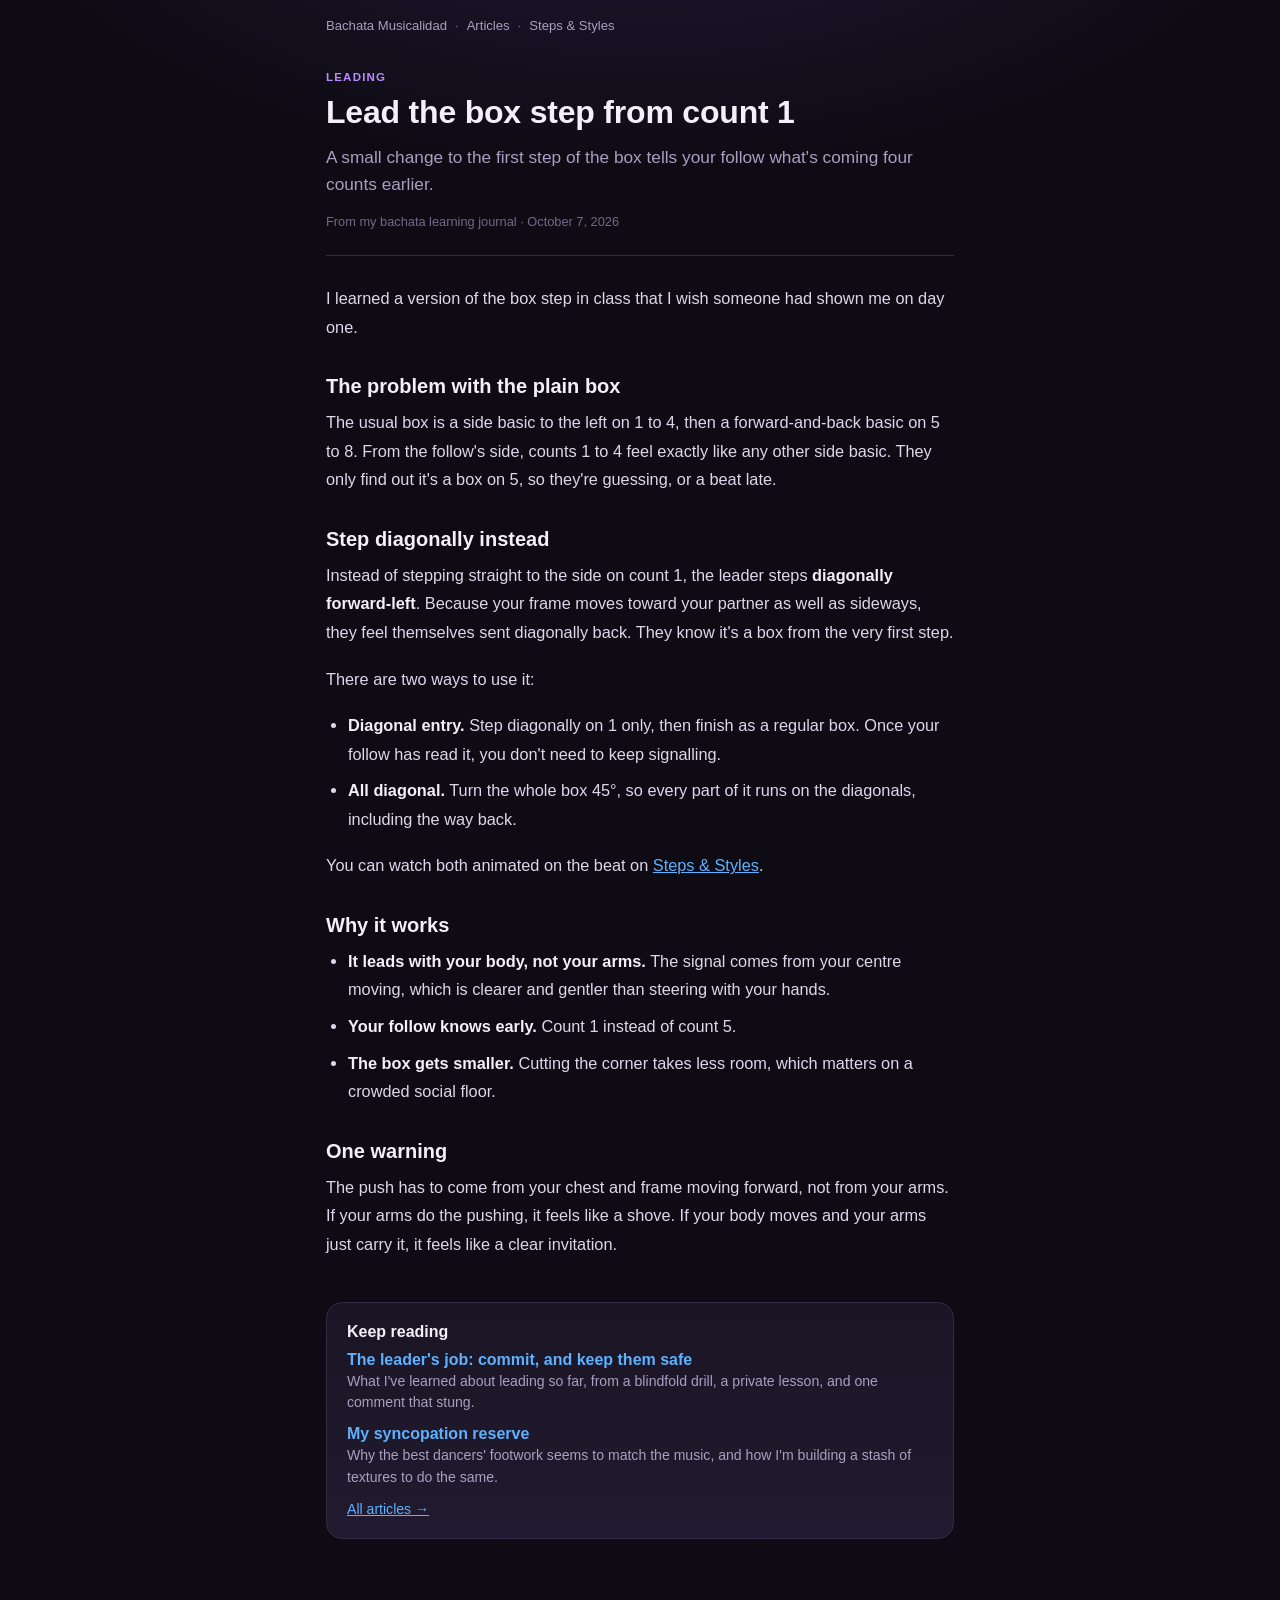
<file: articles/lead-the-box-from-count-1.html>
<!DOCTYPE html>
<html lang="en">
<head>
<meta charset="UTF-8">
<meta name="viewport" content="width=device-width, initial-scale=1.0">
<title>Lead the box step from count 1 · Bachata Musicalidad</title>
<meta name="description" content="A small change to the first step of the box tells your follow what&#x27;s coming four counts earlier.">
<link rel="canonical" href="https://bachatamusicalidad.com/articles/lead-the-box-from-count-1">
<link rel="icon" href="data:image/svg+xml,<svg xmlns='http://www.w3.org/2000/svg' viewBox='0 0 64 64'><rect width='64' height='64' rx='14' fill='%230e0b14'/><rect x='11' y='38' width='6' height='14' rx='3' fill='%235eb1ff'/><rect x='23' y='31' width='6' height='21' rx='3' fill='%23ffb454'/><rect x='35' y='24' width='6' height='28' rx='3' fill='%23ff5d8f'/><rect x='47' y='16' width='6' height='36' rx='3' fill='%23b98cff'/></svg>">
<meta name="theme-color" content="#0e0b14">
<meta property="og:type" content="article">
<meta property="og:title" content="Lead the box step from count 1 · Bachata Musicalidad">
<meta property="og:description" content="A small change to the first step of the box tells your follow what&#x27;s coming four counts earlier.">
<meta property="og:url" content="https://bachatamusicalidad.com/articles/lead-the-box-from-count-1">
<meta property="og:image" content="https://bachatamusicalidad.com/og.png">
<meta name="twitter:card" content="summary_large_image">
<link rel="stylesheet" href="/articles/article.css">
</head>
<body>
<nav class="top"><a href="/">Bachata Musicalidad</a><span>·</span><a href="/articles">Articles</a><span>·</span><a href="/steps">Steps &amp; Styles</a></nav>
<main class="wrap">
<article>
  <p class="kicker">Leading</p>
  <h1>Lead the box step from count 1</h1>
  <p class="dek">A small change to the first step of the box tells your follow what&#x27;s coming four counts earlier.</p>
  <p class="meta">From my bachata learning journal · October 7, 2026</p>
<p>I learned a version of the box step in class that I wish someone had shown me on day one.</p>

<h2>The problem with the plain box</h2>
<p>The usual box is a side basic to the left on 1 to 4, then a forward-and-back basic on 5 to 8. From the follow's side, counts 1 to 4 feel exactly like any other side basic. They only find out it's a box on 5, so they're guessing, or a beat late.</p>

<h2>Step diagonally instead</h2>
<p>Instead of stepping straight to the side on count 1, the leader steps <strong>diagonally forward-left</strong>. Because your frame moves toward your partner as well as sideways, they feel themselves sent diagonally back. They know it's a box from the very first step.</p>
<p>There are two ways to use it:</p>
<ul>
  <li><strong>Diagonal entry.</strong> Step diagonally on 1 only, then finish as a regular box. Once your follow has read it, you don't need to keep signalling.</li>
  <li><strong>All diagonal.</strong> Turn the whole box 45°, so every part of it runs on the diagonals, including the way back.</li>
</ul>
<p>You can watch both animated on the beat on <a href="/steps">Steps &amp; Styles</a>.</p>

<h2>Why it works</h2>
<ul>
  <li><strong>It leads with your body, not your arms.</strong> The signal comes from your centre moving, which is clearer and gentler than steering with your hands.</li>
  <li><strong>Your follow knows early.</strong> Count 1 instead of count 5.</li>
  <li><strong>The box gets smaller.</strong> Cutting the corner takes less room, which matters on a crowded social floor.</li>
</ul>

<h2>One warning</h2>
<p>The push has to come from your chest and frame moving forward, not from your arms. If your arms do the pushing, it feels like a shove. If your body moves and your arms just carry it, it feels like a clear invitation.</p>
</article>
<aside class="more">
  <h2>Keep reading</h2>
  <ul>
    <li><a href="/articles/the-leaders-job">The leader&#x27;s job: commit, and keep them safe</a><span>What I&#x27;ve learned about leading so far, from a blindfold drill, a private lesson, and one comment that stung.</span></li>
    <li><a href="/articles/syncopation-reserve">My syncopation reserve</a><span>Why the best dancers&#x27; footwork seems to match the music, and how I&#x27;m building a stash of textures to do the same.</span></li>
  </ul>
  <a class="all" href="/articles">All articles →</a>
</aside>
</main>
</body>
</html>
</file>
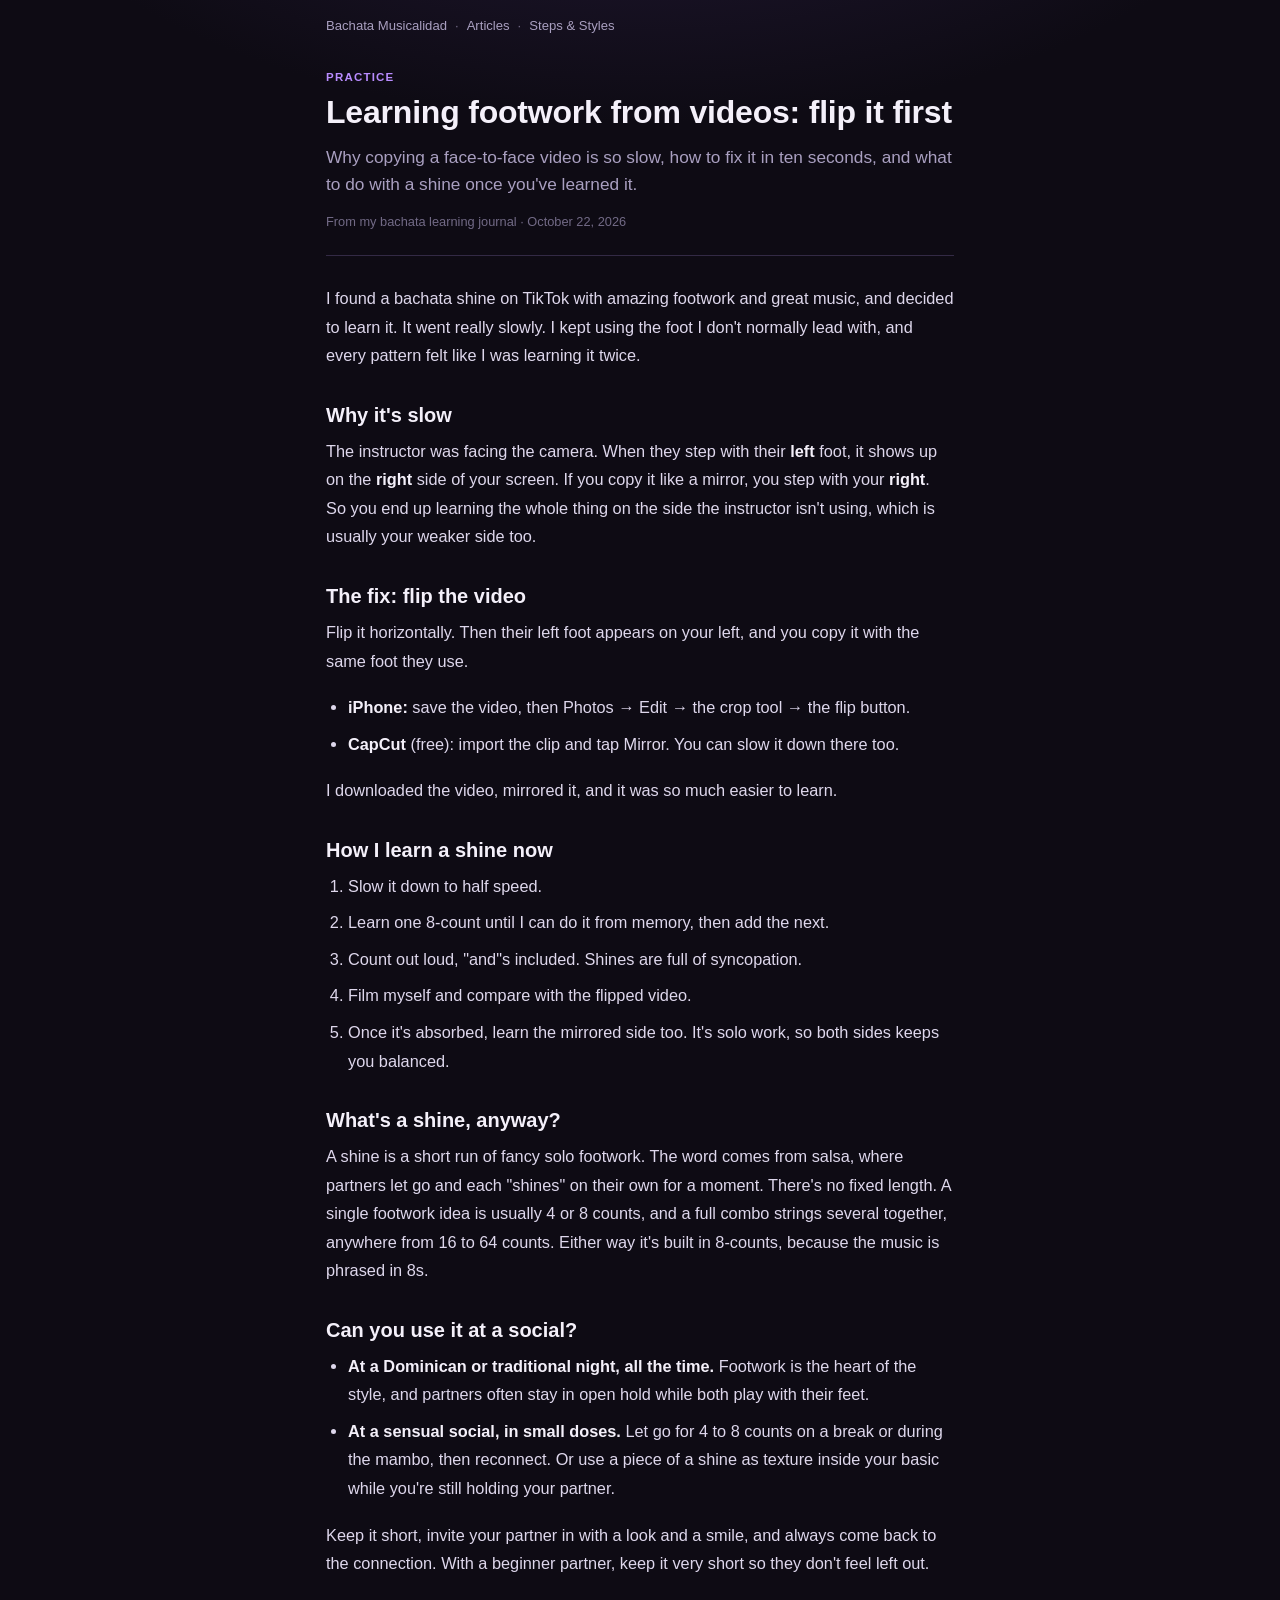
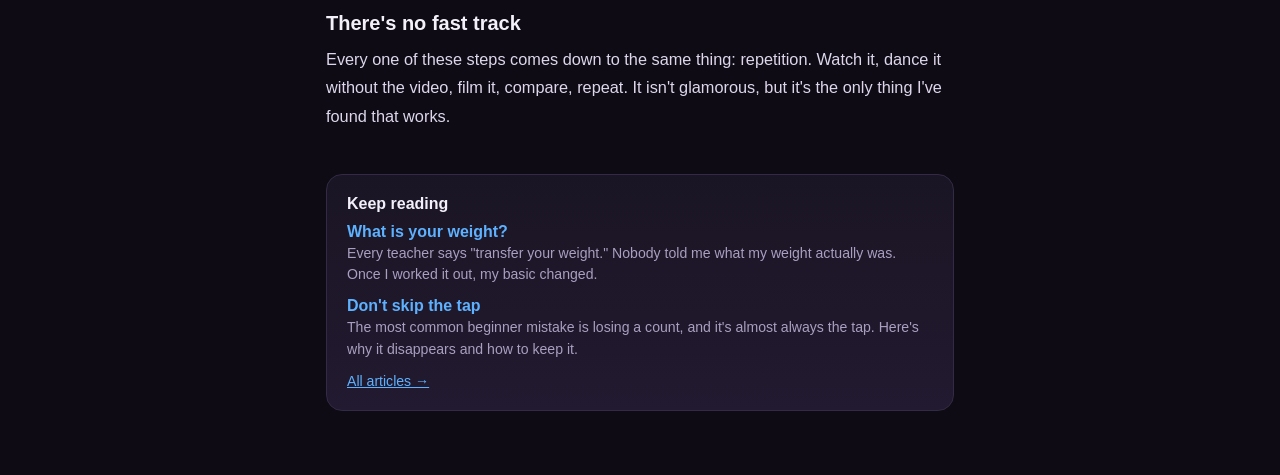
<file: articles/learning-from-videos.html>
<!DOCTYPE html>
<html lang="en">
<head>
<meta charset="UTF-8">
<meta name="viewport" content="width=device-width, initial-scale=1.0">
<title>Learning footwork from videos: flip it first · Bachata Musicalidad</title>
<meta name="description" content="Why copying a face-to-face video is so slow, how to fix it in ten seconds, and what to do with a shine once you&#x27;ve learned it.">
<link rel="canonical" href="https://bachatamusicalidad.com/articles/learning-from-videos">
<link rel="icon" href="data:image/svg+xml,<svg xmlns='http://www.w3.org/2000/svg' viewBox='0 0 64 64'><rect width='64' height='64' rx='14' fill='%230e0b14'/><rect x='11' y='38' width='6' height='14' rx='3' fill='%235eb1ff'/><rect x='23' y='31' width='6' height='21' rx='3' fill='%23ffb454'/><rect x='35' y='24' width='6' height='28' rx='3' fill='%23ff5d8f'/><rect x='47' y='16' width='6' height='36' rx='3' fill='%23b98cff'/></svg>">
<meta name="theme-color" content="#0e0b14">
<meta property="og:type" content="article">
<meta property="og:title" content="Learning footwork from videos: flip it first · Bachata Musicalidad">
<meta property="og:description" content="Why copying a face-to-face video is so slow, how to fix it in ten seconds, and what to do with a shine once you&#x27;ve learned it.">
<meta property="og:url" content="https://bachatamusicalidad.com/articles/learning-from-videos">
<meta property="og:image" content="https://bachatamusicalidad.com/og.png">
<meta name="twitter:card" content="summary_large_image">
<link rel="stylesheet" href="/articles/article.css">
</head>
<body>
<nav class="top"><a href="/">Bachata Musicalidad</a><span>·</span><a href="/articles">Articles</a><span>·</span><a href="/steps">Steps &amp; Styles</a></nav>
<main class="wrap">
<article>
  <p class="kicker">Practice</p>
  <h1>Learning footwork from videos: flip it first</h1>
  <p class="dek">Why copying a face-to-face video is so slow, how to fix it in ten seconds, and what to do with a shine once you&#x27;ve learned it.</p>
  <p class="meta">From my bachata learning journal · October 22, 2026</p>
<p>I found a bachata shine on TikTok with amazing footwork and great music, and decided to learn it. It went really slowly. I kept using the foot I don't normally lead with, and every pattern felt like I was learning it twice.</p>

<h2>Why it's slow</h2>
<p>The instructor was facing the camera. When they step with their <strong>left</strong> foot, it shows up on the <strong>right</strong> side of your screen. If you copy it like a mirror, you step with your <strong>right</strong>. So you end up learning the whole thing on the side the instructor isn't using, which is usually your weaker side too.</p>

<h2>The fix: flip the video</h2>
<p>Flip it horizontally. Then their left foot appears on your left, and you copy it with the same foot they use.</p>
<ul>
  <li><strong>iPhone:</strong> save the video, then Photos → Edit → the crop tool → the flip button.</li>
  <li><strong>CapCut</strong> (free): import the clip and tap Mirror. You can slow it down there too.</li>
</ul>
<p>I downloaded the video, mirrored it, and it was so much easier to learn.</p>

<h2>How I learn a shine now</h2>
<ol>
  <li>Slow it down to half speed.</li>
  <li>Learn one 8-count until I can do it from memory, then add the next.</li>
  <li>Count out loud, "and"s included. Shines are full of syncopation.</li>
  <li>Film myself and compare with the flipped video.</li>
  <li>Once it's absorbed, learn the mirrored side too. It's solo work, so both sides keeps you balanced.</li>
</ol>

<h2>What's a shine, anyway?</h2>
<p>A shine is a short run of fancy solo footwork. The word comes from salsa, where partners let go and each "shines" on their own for a moment. There's no fixed length. A single footwork idea is usually 4 or 8 counts, and a full combo strings several together, anywhere from 16 to 64 counts. Either way it's built in 8-counts, because the music is phrased in 8s.</p>

<h2>Can you use it at a social?</h2>
<ul>
  <li><strong>At a Dominican or traditional night, all the time.</strong> Footwork is the heart of the style, and partners often stay in open hold while both play with their feet.</li>
  <li><strong>At a sensual social, in small doses.</strong> Let go for 4 to 8 counts on a break or during the mambo, then reconnect. Or use a piece of a shine as texture inside your basic while you're still holding your partner.</li>
</ul>
<p>Keep it short, invite your partner in with a look and a smile, and always come back to the connection. With a beginner partner, keep it very short so they don't feel left out.</p>

<h2>There's no fast track</h2>
<p>Every one of these steps comes down to the same thing: repetition. Watch it, dance it without the video, film it, compare, repeat. It isn't glamorous, but it's the only thing I've found that works.</p>
</article>
<aside class="more">
  <h2>Keep reading</h2>
  <ul>
    <li><a href="/articles/what-is-your-weight">What is your weight?</a><span>Every teacher says &quot;transfer your weight.&quot; Nobody told me what my weight actually was. Once I worked it out, my basic changed.</span></li>
    <li><a href="/articles/dont-skip-the-tap">Don&#x27;t skip the tap</a><span>The most common beginner mistake is losing a count, and it&#x27;s almost always the tap. Here&#x27;s why it disappears and how to keep it.</span></li>
  </ul>
  <a class="all" href="/articles">All articles →</a>
</aside>
</main>
</body>
</html>
</file>
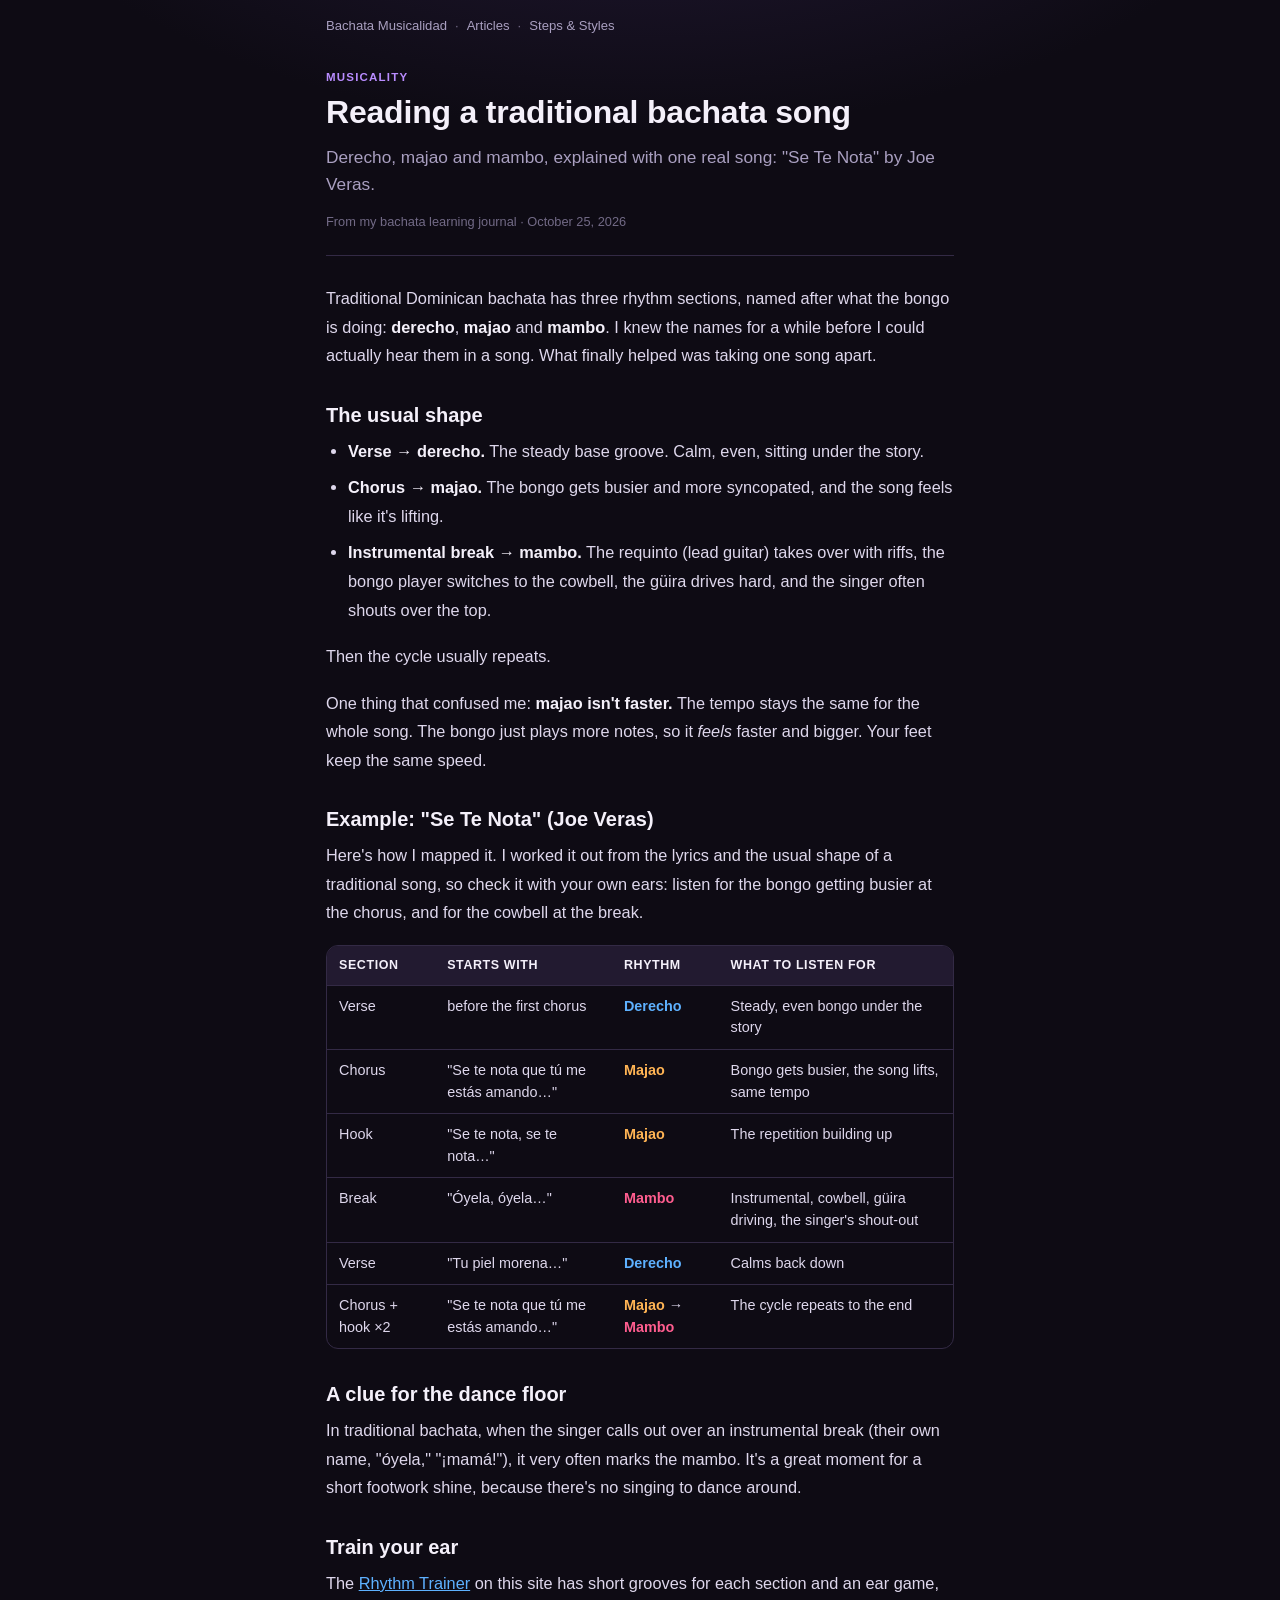
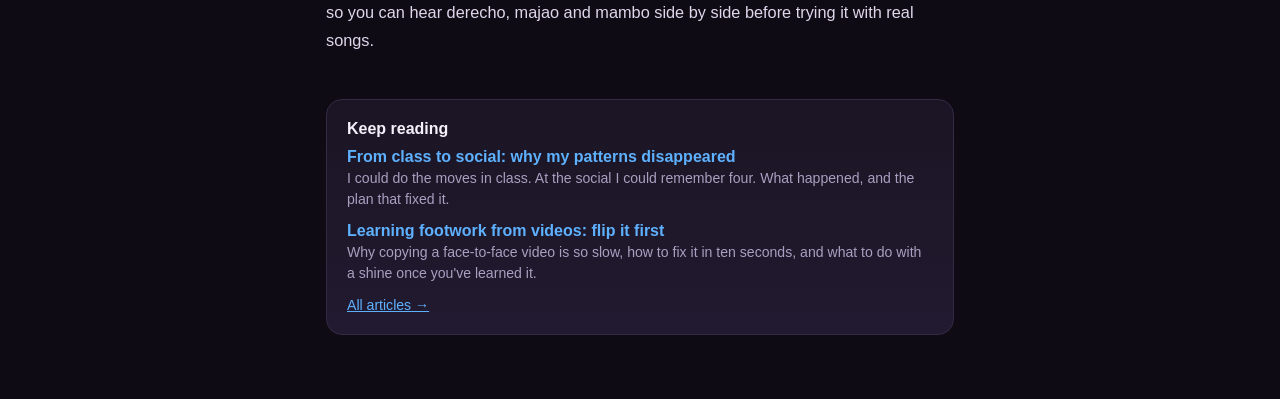
<file: articles/reading-a-bachata-song.html>
<!DOCTYPE html>
<html lang="en">
<head>
<meta charset="UTF-8">
<meta name="viewport" content="width=device-width, initial-scale=1.0">
<title>Reading a traditional bachata song · Bachata Musicalidad</title>
<meta name="description" content="Derecho, majao and mambo, explained with one real song: &quot;Se Te Nota&quot; by Joe Veras.">
<link rel="canonical" href="https://bachatamusicalidad.com/articles/reading-a-bachata-song">
<link rel="icon" href="data:image/svg+xml,<svg xmlns='http://www.w3.org/2000/svg' viewBox='0 0 64 64'><rect width='64' height='64' rx='14' fill='%230e0b14'/><rect x='11' y='38' width='6' height='14' rx='3' fill='%235eb1ff'/><rect x='23' y='31' width='6' height='21' rx='3' fill='%23ffb454'/><rect x='35' y='24' width='6' height='28' rx='3' fill='%23ff5d8f'/><rect x='47' y='16' width='6' height='36' rx='3' fill='%23b98cff'/></svg>">
<meta name="theme-color" content="#0e0b14">
<meta property="og:type" content="article">
<meta property="og:title" content="Reading a traditional bachata song · Bachata Musicalidad">
<meta property="og:description" content="Derecho, majao and mambo, explained with one real song: &quot;Se Te Nota&quot; by Joe Veras.">
<meta property="og:url" content="https://bachatamusicalidad.com/articles/reading-a-bachata-song">
<meta property="og:image" content="https://bachatamusicalidad.com/og.png">
<meta name="twitter:card" content="summary_large_image">
<link rel="stylesheet" href="/articles/article.css">
</head>
<body>
<nav class="top"><a href="/">Bachata Musicalidad</a><span>·</span><a href="/articles">Articles</a><span>·</span><a href="/steps">Steps &amp; Styles</a></nav>
<main class="wrap">
<article>
  <p class="kicker">Musicality</p>
  <h1>Reading a traditional bachata song</h1>
  <p class="dek">Derecho, majao and mambo, explained with one real song: &quot;Se Te Nota&quot; by Joe Veras.</p>
  <p class="meta">From my bachata learning journal · October 25, 2026</p>
<p>Traditional Dominican bachata has three rhythm sections, named after what the bongo is doing: <strong>derecho</strong>, <strong>majao</strong> and <strong>mambo</strong>. I knew the names for a while before I could actually hear them in a song. What finally helped was taking one song apart.</p>

<h2>The usual shape</h2>
<ul>
  <li><strong>Verse → derecho.</strong> The steady base groove. Calm, even, sitting under the story.</li>
  <li><strong>Chorus → majao.</strong> The bongo gets busier and more syncopated, and the song feels like it's lifting.</li>
  <li><strong>Instrumental break → mambo.</strong> The requinto (lead guitar) takes over with riffs, the bongo player switches to the cowbell, the güira drives hard, and the singer often shouts over the top.</li>
</ul>
<p>Then the cycle usually repeats.</p>
<p>One thing that confused me: <strong>majao isn't faster.</strong> The tempo stays the same for the whole song. The bongo just plays more notes, so it <em>feels</em> faster and bigger. Your feet keep the same speed.</p>

<h2>Example: "Se Te Nota" (Joe Veras)</h2>
<p>Here's how I mapped it. I worked it out from the lyrics and the usual shape of a traditional song, so check it with your own ears: listen for the bongo getting busier at the chorus, and for the cowbell at the break.</p>
<div class="tablewrap">
<table>
  <thead><tr><th>Section</th><th>Starts with</th><th>Rhythm</th><th>What to listen for</th></tr></thead>
  <tbody>
    <tr><td>Verse</td><td>before the first chorus</td><td><span class="r derecho">Derecho</span></td><td>Steady, even bongo under the story</td></tr>
    <tr><td>Chorus</td><td>"Se te nota que tú me estás amando…"</td><td><span class="r majao">Majao</span></td><td>Bongo gets busier, the song lifts, same tempo</td></tr>
    <tr><td>Hook</td><td>"Se te nota, se te nota…"</td><td><span class="r majao">Majao</span></td><td>The repetition building up</td></tr>
    <tr><td>Break</td><td>"Óyela, óyela…"</td><td><span class="r mambo">Mambo</span></td><td>Instrumental, cowbell, güira driving, the singer's shout-out</td></tr>
    <tr><td>Verse</td><td>"Tu piel morena…"</td><td><span class="r derecho">Derecho</span></td><td>Calms back down</td></tr>
    <tr><td>Chorus + hook ×2</td><td>"Se te nota que tú me estás amando…"</td><td><span class="r majao">Majao</span> → <span class="r mambo">Mambo</span></td><td>The cycle repeats to the end</td></tr>
  </tbody>
</table>
</div>

<h2>A clue for the dance floor</h2>
<p>In traditional bachata, when the singer calls out over an instrumental break (their own name, "óyela," "¡mamá!"), it very often marks the mambo. It's a great moment for a short footwork shine, because there's no singing to dance around.</p>

<h2>Train your ear</h2>
<p>The <a href="/">Rhythm Trainer</a> on this site has short grooves for each section and an ear game, so you can hear derecho, majao and mambo side by side before trying it with real songs.</p>
</article>
<aside class="more">
  <h2>Keep reading</h2>
  <ul>
    <li><a href="/articles/from-class-to-social">From class to social: why my patterns disappeared</a><span>I could do the moves in class. At the social I could remember four. What happened, and the plan that fixed it.</span></li>
    <li><a href="/articles/learning-from-videos">Learning footwork from videos: flip it first</a><span>Why copying a face-to-face video is so slow, how to fix it in ten seconds, and what to do with a shine once you&#x27;ve learned it.</span></li>
  </ul>
  <a class="all" href="/articles">All articles →</a>
</aside>
</main>
</body>
</html>
</file>
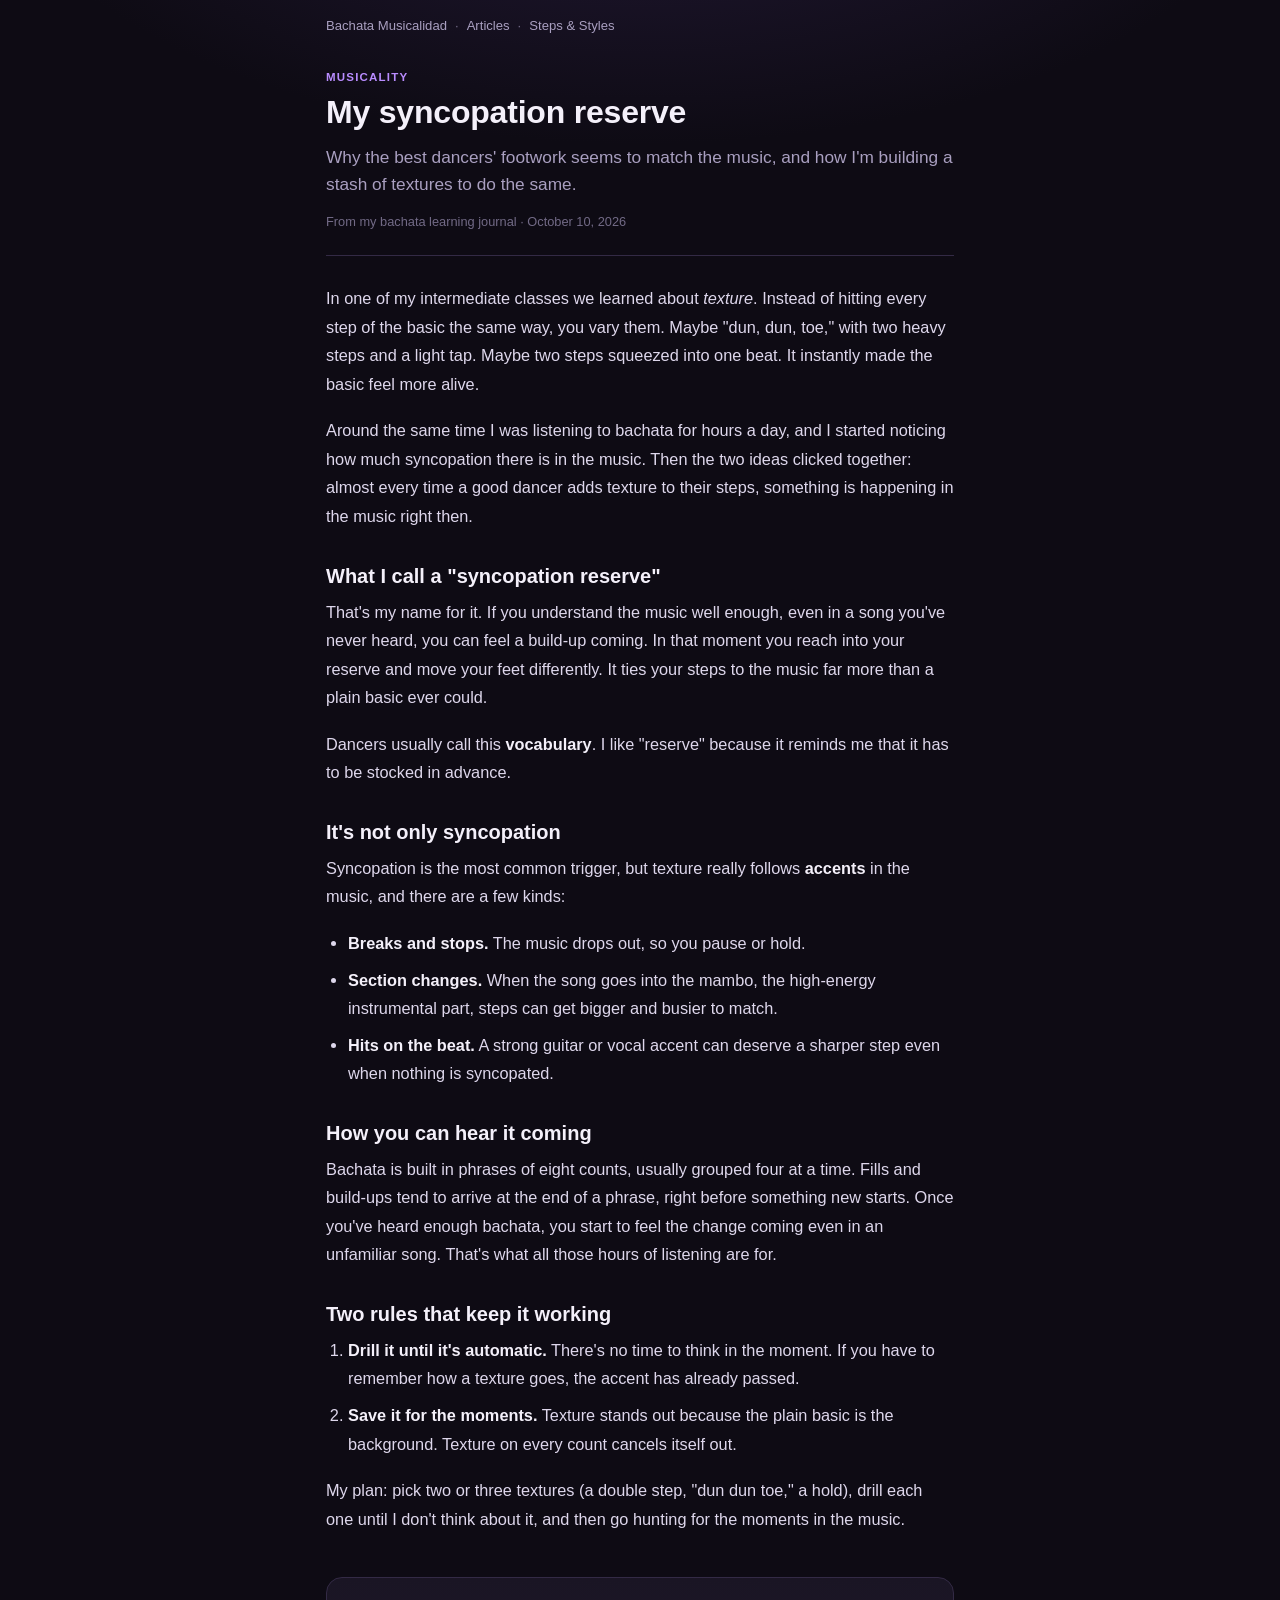
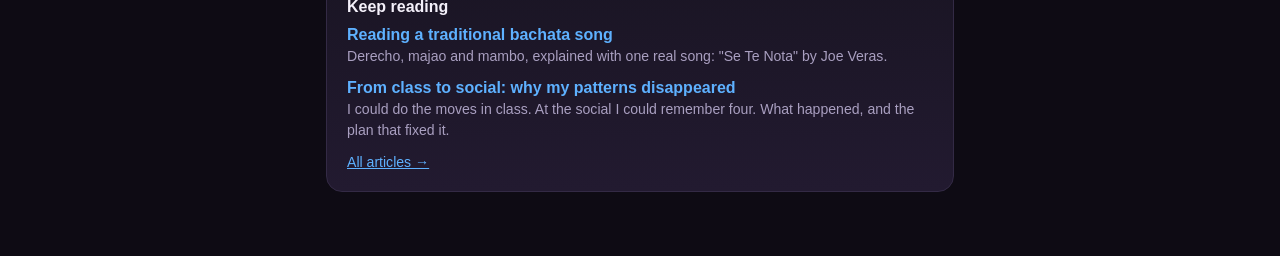
<file: articles/syncopation-reserve.html>
<!DOCTYPE html>
<html lang="en">
<head>
<meta charset="UTF-8">
<meta name="viewport" content="width=device-width, initial-scale=1.0">
<title>My syncopation reserve · Bachata Musicalidad</title>
<meta name="description" content="Why the best dancers&#x27; footwork seems to match the music, and how I&#x27;m building a stash of textures to do the same.">
<link rel="canonical" href="https://bachatamusicalidad.com/articles/syncopation-reserve">
<link rel="icon" href="data:image/svg+xml,<svg xmlns='http://www.w3.org/2000/svg' viewBox='0 0 64 64'><rect width='64' height='64' rx='14' fill='%230e0b14'/><rect x='11' y='38' width='6' height='14' rx='3' fill='%235eb1ff'/><rect x='23' y='31' width='6' height='21' rx='3' fill='%23ffb454'/><rect x='35' y='24' width='6' height='28' rx='3' fill='%23ff5d8f'/><rect x='47' y='16' width='6' height='36' rx='3' fill='%23b98cff'/></svg>">
<meta name="theme-color" content="#0e0b14">
<meta property="og:type" content="article">
<meta property="og:title" content="My syncopation reserve · Bachata Musicalidad">
<meta property="og:description" content="Why the best dancers&#x27; footwork seems to match the music, and how I&#x27;m building a stash of textures to do the same.">
<meta property="og:url" content="https://bachatamusicalidad.com/articles/syncopation-reserve">
<meta property="og:image" content="https://bachatamusicalidad.com/og.png">
<meta name="twitter:card" content="summary_large_image">
<link rel="stylesheet" href="/articles/article.css">
</head>
<body>
<nav class="top"><a href="/">Bachata Musicalidad</a><span>·</span><a href="/articles">Articles</a><span>·</span><a href="/steps">Steps &amp; Styles</a></nav>
<main class="wrap">
<article>
  <p class="kicker">Musicality</p>
  <h1>My syncopation reserve</h1>
  <p class="dek">Why the best dancers&#x27; footwork seems to match the music, and how I&#x27;m building a stash of textures to do the same.</p>
  <p class="meta">From my bachata learning journal · October 10, 2026</p>
<p>In one of my intermediate classes we learned about <em>texture</em>. Instead of hitting every step of the basic the same way, you vary them. Maybe "dun, dun, toe," with two heavy steps and a light tap. Maybe two steps squeezed into one beat. It instantly made the basic feel more alive.</p>
<p>Around the same time I was listening to bachata for hours a day, and I started noticing how much syncopation there is in the music. Then the two ideas clicked together: almost every time a good dancer adds texture to their steps, something is happening in the music right then.</p>

<h2>What I call a "syncopation reserve"</h2>
<p>That's my name for it. If you understand the music well enough, even in a song you've never heard, you can feel a build-up coming. In that moment you reach into your reserve and move your feet differently. It ties your steps to the music far more than a plain basic ever could.</p>
<p>Dancers usually call this <strong>vocabulary</strong>. I like "reserve" because it reminds me that it has to be stocked in advance.</p>

<h2>It's not only syncopation</h2>
<p>Syncopation is the most common trigger, but texture really follows <strong>accents</strong> in the music, and there are a few kinds:</p>
<ul>
  <li><strong>Breaks and stops.</strong> The music drops out, so you pause or hold.</li>
  <li><strong>Section changes.</strong> When the song goes into the mambo, the high-energy instrumental part, steps can get bigger and busier to match.</li>
  <li><strong>Hits on the beat.</strong> A strong guitar or vocal accent can deserve a sharper step even when nothing is syncopated.</li>
</ul>

<h2>How you can hear it coming</h2>
<p>Bachata is built in phrases of eight counts, usually grouped four at a time. Fills and build-ups tend to arrive at the end of a phrase, right before something new starts. Once you've heard enough bachata, you start to feel the change coming even in an unfamiliar song. That's what all those hours of listening are for.</p>

<h2>Two rules that keep it working</h2>
<ol>
  <li><strong>Drill it until it's automatic.</strong> There's no time to think in the moment. If you have to remember how a texture goes, the accent has already passed.</li>
  <li><strong>Save it for the moments.</strong> Texture stands out because the plain basic is the background. Texture on every count cancels itself out.</li>
</ol>
<p>My plan: pick two or three textures (a double step, "dun dun toe," a hold), drill each one until I don't think about it, and then go hunting for the moments in the music.</p>
</article>
<aside class="more">
  <h2>Keep reading</h2>
  <ul>
    <li><a href="/articles/reading-a-bachata-song">Reading a traditional bachata song</a><span>Derecho, majao and mambo, explained with one real song: &quot;Se Te Nota&quot; by Joe Veras.</span></li>
    <li><a href="/articles/from-class-to-social">From class to social: why my patterns disappeared</a><span>I could do the moves in class. At the social I could remember four. What happened, and the plan that fixed it.</span></li>
  </ul>
  <a class="all" href="/articles">All articles →</a>
</aside>
</main>
</body>
</html>
</file>
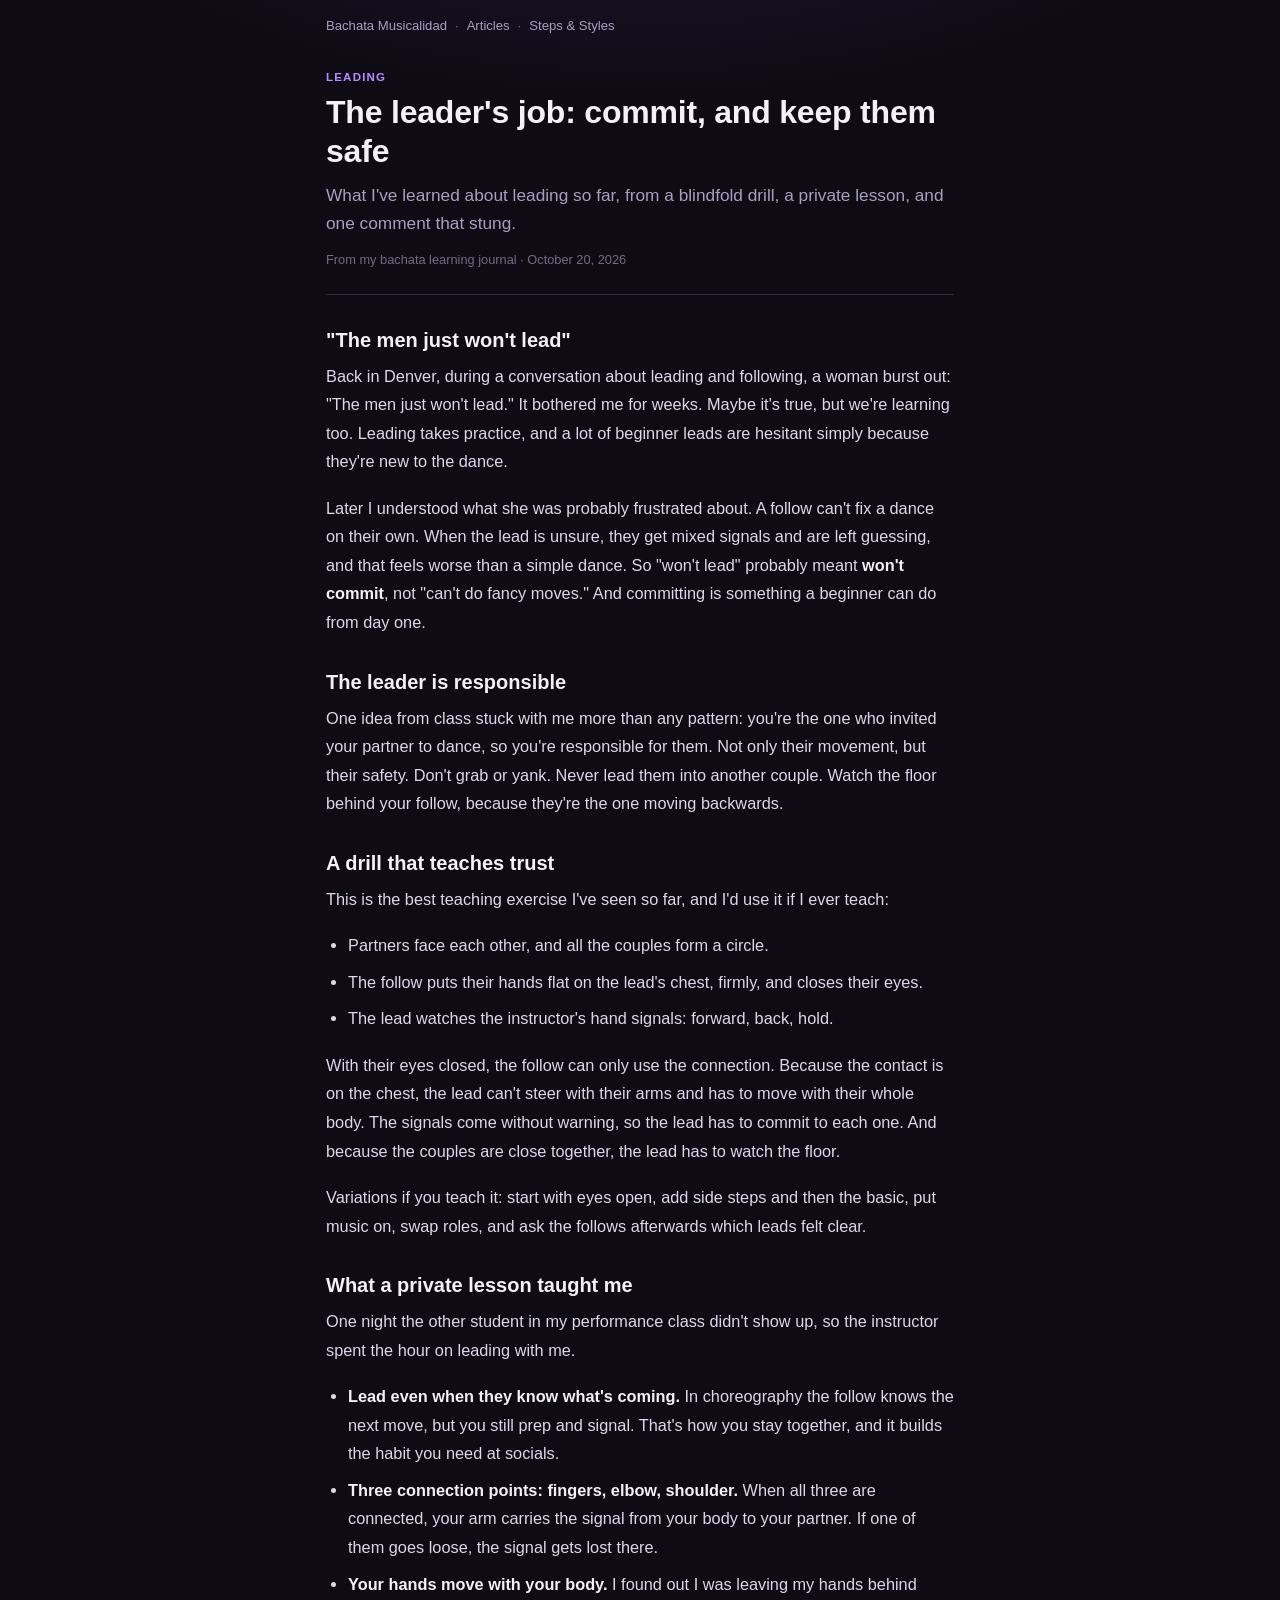
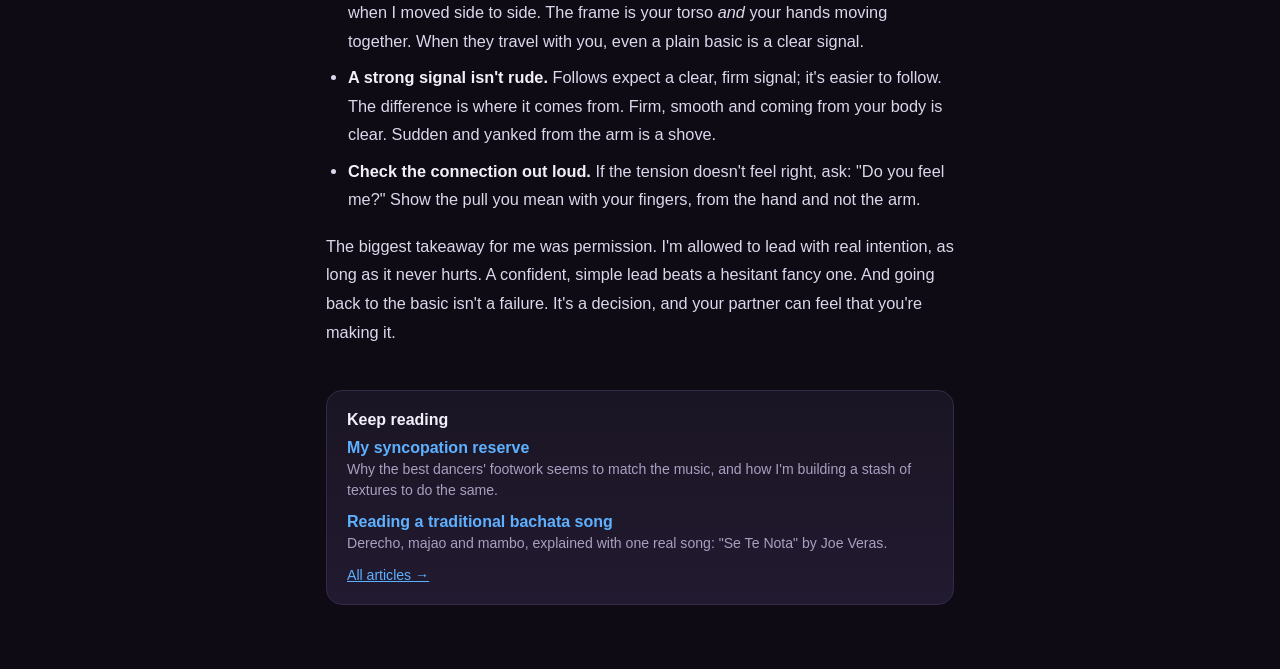
<file: articles/the-leaders-job.html>
<!DOCTYPE html>
<html lang="en">
<head>
<meta charset="UTF-8">
<meta name="viewport" content="width=device-width, initial-scale=1.0">
<title>The leader&#x27;s job: commit, and keep them safe · Bachata Musicalidad</title>
<meta name="description" content="What I&#x27;ve learned about leading so far, from a blindfold drill, a private lesson, and one comment that stung.">
<link rel="canonical" href="https://bachatamusicalidad.com/articles/the-leaders-job">
<link rel="icon" href="data:image/svg+xml,<svg xmlns='http://www.w3.org/2000/svg' viewBox='0 0 64 64'><rect width='64' height='64' rx='14' fill='%230e0b14'/><rect x='11' y='38' width='6' height='14' rx='3' fill='%235eb1ff'/><rect x='23' y='31' width='6' height='21' rx='3' fill='%23ffb454'/><rect x='35' y='24' width='6' height='28' rx='3' fill='%23ff5d8f'/><rect x='47' y='16' width='6' height='36' rx='3' fill='%23b98cff'/></svg>">
<meta name="theme-color" content="#0e0b14">
<meta property="og:type" content="article">
<meta property="og:title" content="The leader&#x27;s job: commit, and keep them safe · Bachata Musicalidad">
<meta property="og:description" content="What I&#x27;ve learned about leading so far, from a blindfold drill, a private lesson, and one comment that stung.">
<meta property="og:url" content="https://bachatamusicalidad.com/articles/the-leaders-job">
<meta property="og:image" content="https://bachatamusicalidad.com/og.png">
<meta name="twitter:card" content="summary_large_image">
<link rel="stylesheet" href="/articles/article.css">
</head>
<body>
<nav class="top"><a href="/">Bachata Musicalidad</a><span>·</span><a href="/articles">Articles</a><span>·</span><a href="/steps">Steps &amp; Styles</a></nav>
<main class="wrap">
<article>
  <p class="kicker">Leading</p>
  <h1>The leader&#x27;s job: commit, and keep them safe</h1>
  <p class="dek">What I&#x27;ve learned about leading so far, from a blindfold drill, a private lesson, and one comment that stung.</p>
  <p class="meta">From my bachata learning journal · October 20, 2026</p>
<h2>"The men just won't lead"</h2>
<p>Back in Denver, during a conversation about leading and following, a woman burst out: "The men just won't lead." It bothered me for weeks. Maybe it's true, but we're learning too. Leading takes practice, and a lot of beginner leads are hesitant simply because they're new to the dance.</p>
<p>Later I understood what she was probably frustrated about. A follow can't fix a dance on their own. When the lead is unsure, they get mixed signals and are left guessing, and that feels worse than a simple dance. So "won't lead" probably meant <strong>won't commit</strong>, not "can't do fancy moves." And committing is something a beginner can do from day one.</p>

<h2>The leader is responsible</h2>
<p>One idea from class stuck with me more than any pattern: you're the one who invited your partner to dance, so you're responsible for them. Not only their movement, but their safety. Don't grab or yank. Never lead them into another couple. Watch the floor behind your follow, because they're the one moving backwards.</p>

<h2>A drill that teaches trust</h2>
<p>This is the best teaching exercise I've seen so far, and I'd use it if I ever teach:</p>
<ul>
  <li>Partners face each other, and all the couples form a circle.</li>
  <li>The follow puts their hands flat on the lead's chest, firmly, and closes their eyes.</li>
  <li>The lead watches the instructor's hand signals: forward, back, hold.</li>
</ul>
<p>With their eyes closed, the follow can only use the connection. Because the contact is on the chest, the lead can't steer with their arms and has to move with their whole body. The signals come without warning, so the lead has to commit to each one. And because the couples are close together, the lead has to watch the floor.</p>
<p>Variations if you teach it: start with eyes open, add side steps and then the basic, put music on, swap roles, and ask the follows afterwards which leads felt clear.</p>

<h2>What a private lesson taught me</h2>
<p>One night the other student in my performance class didn't show up, so the instructor spent the hour on leading with me.</p>
<ul>
  <li><strong>Lead even when they know what's coming.</strong> In choreography the follow knows the next move, but you still prep and signal. That's how you stay together, and it builds the habit you need at socials.</li>
  <li><strong>Three connection points: fingers, elbow, shoulder.</strong> When all three are connected, your arm carries the signal from your body to your partner. If one of them goes loose, the signal gets lost there.</li>
  <li><strong>Your hands move with your body.</strong> I found out I was leaving my hands behind when I moved side to side. The frame is your torso <em>and</em> your hands moving together. When they travel with you, even a plain basic is a clear signal.</li>
  <li><strong>A strong signal isn't rude.</strong> Follows expect a clear, firm signal; it's easier to follow. The difference is where it comes from. Firm, smooth and coming from your body is clear. Sudden and yanked from the arm is a shove.</li>
  <li><strong>Check the connection out loud.</strong> If the tension doesn't feel right, ask: "Do you feel me?" Show the pull you mean with your fingers, from the hand and not the arm.</li>
</ul>
<p>The biggest takeaway for me was permission. I'm allowed to lead with real intention, as long as it never hurts. A confident, simple lead beats a hesitant fancy one. And going back to the basic isn't a failure. It's a decision, and your partner can feel that you're making it.</p>
</article>
<aside class="more">
  <h2>Keep reading</h2>
  <ul>
    <li><a href="/articles/syncopation-reserve">My syncopation reserve</a><span>Why the best dancers&#x27; footwork seems to match the music, and how I&#x27;m building a stash of textures to do the same.</span></li>
    <li><a href="/articles/reading-a-bachata-song">Reading a traditional bachata song</a><span>Derecho, majao and mambo, explained with one real song: &quot;Se Te Nota&quot; by Joe Veras.</span></li>
  </ul>
  <a class="all" href="/articles">All articles →</a>
</aside>
</main>
</body>
</html>
</file>
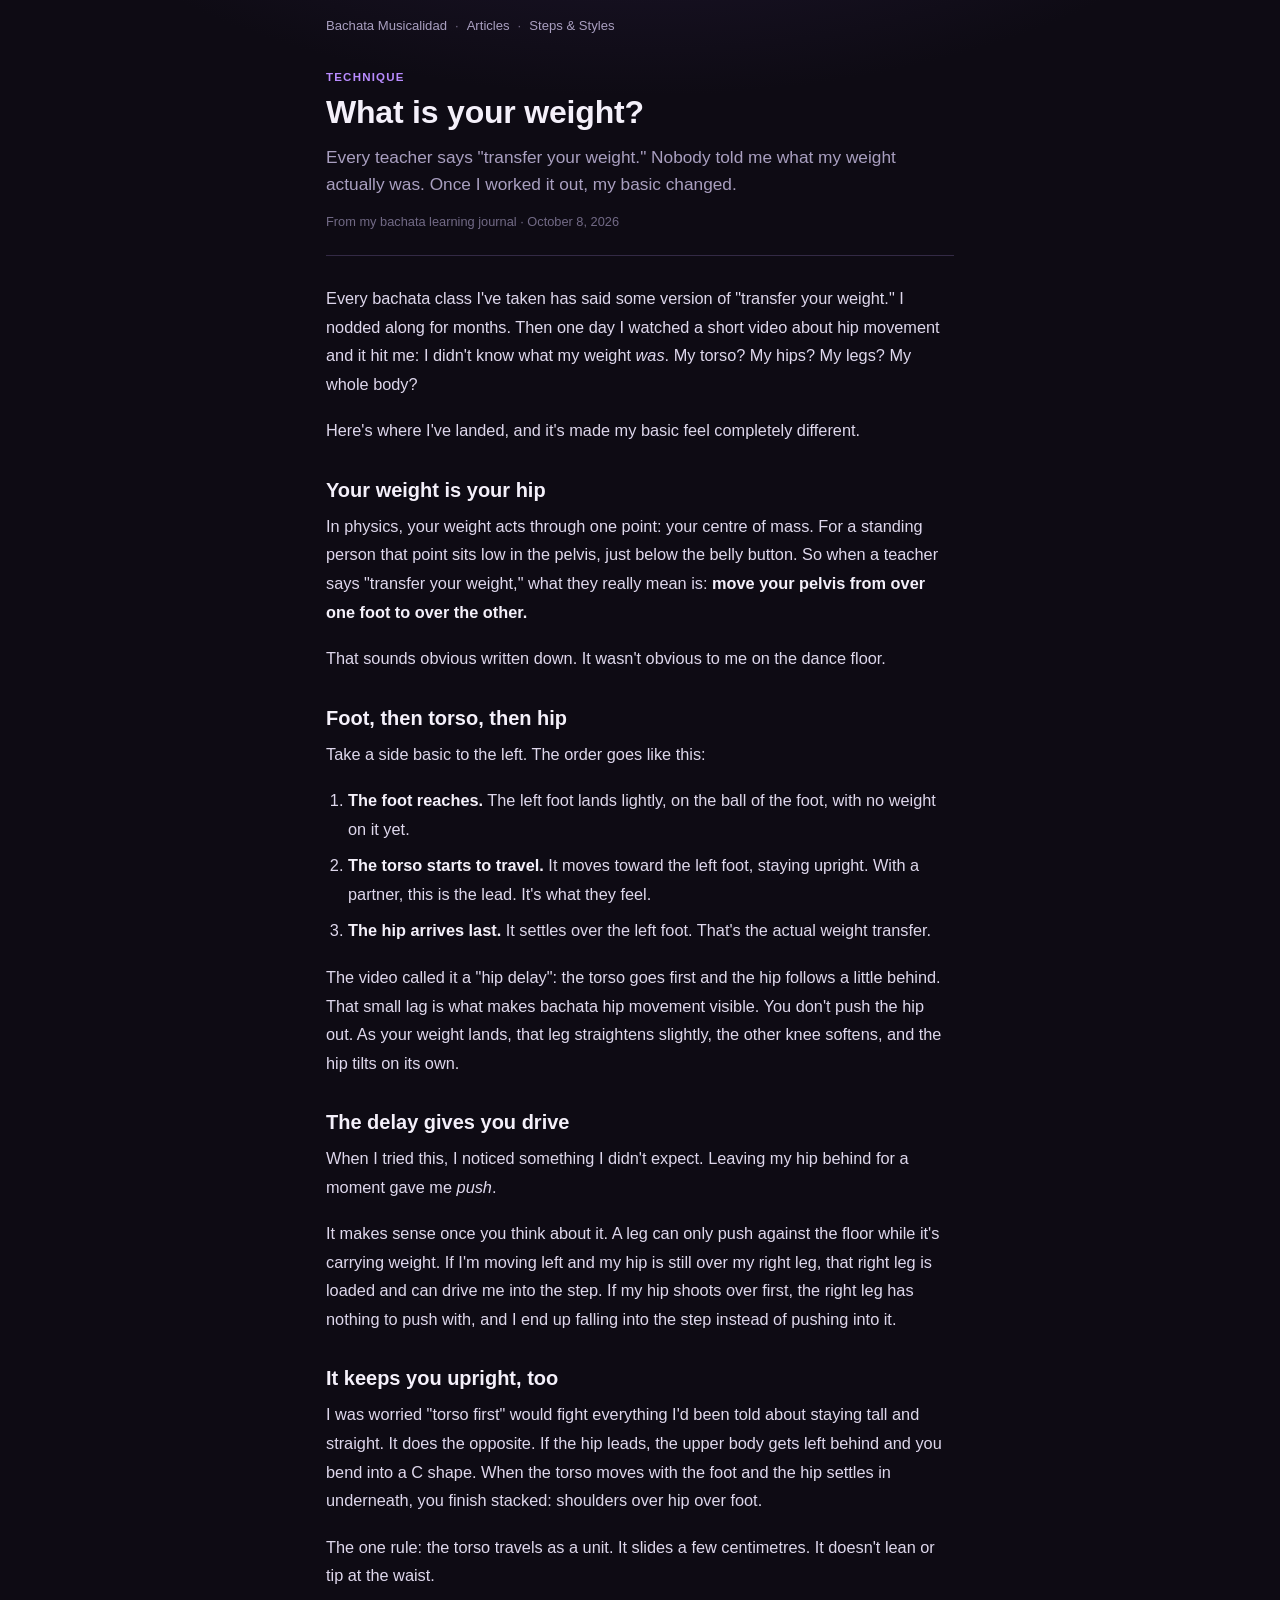
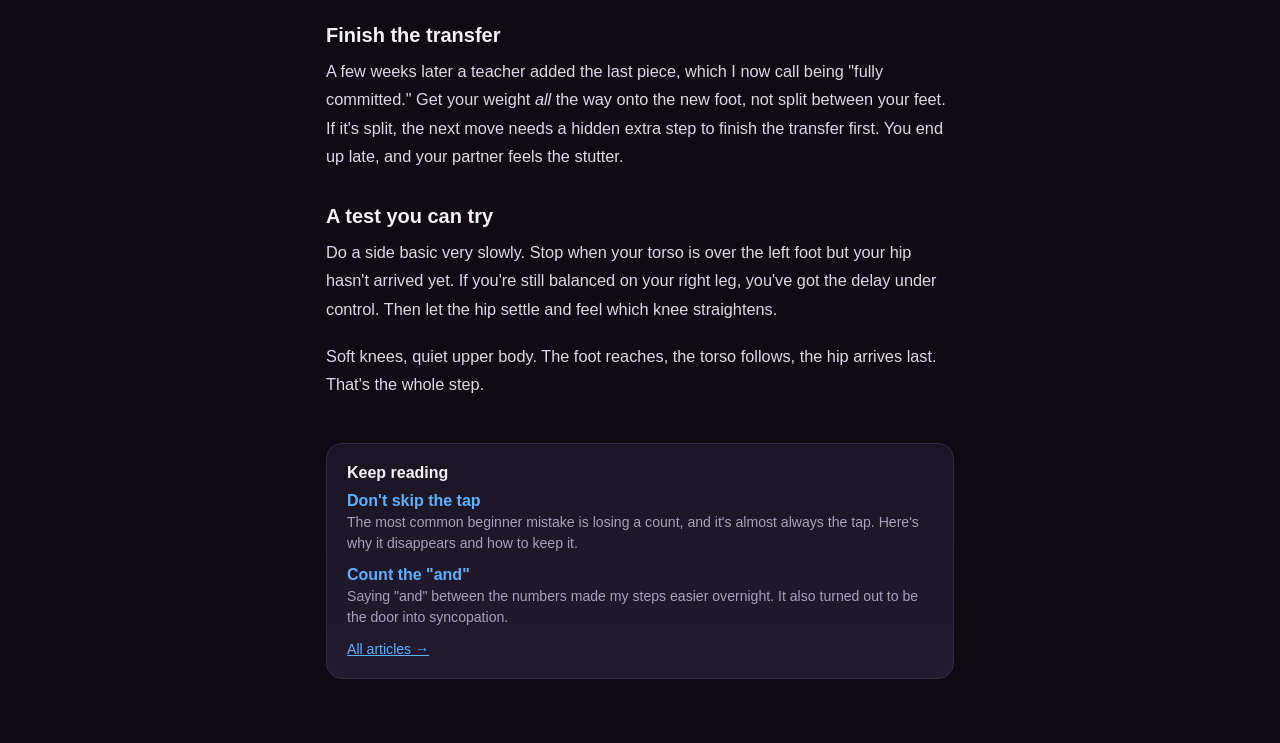
<file: articles/what-is-your-weight.html>
<!DOCTYPE html>
<html lang="en">
<head>
<meta charset="UTF-8">
<meta name="viewport" content="width=device-width, initial-scale=1.0">
<title>What is your weight? · Bachata Musicalidad</title>
<meta name="description" content="Every teacher says &quot;transfer your weight.&quot; Nobody told me what my weight actually was. Once I worked it out, my basic changed.">
<link rel="canonical" href="https://bachatamusicalidad.com/articles/what-is-your-weight">
<link rel="icon" href="data:image/svg+xml,<svg xmlns='http://www.w3.org/2000/svg' viewBox='0 0 64 64'><rect width='64' height='64' rx='14' fill='%230e0b14'/><rect x='11' y='38' width='6' height='14' rx='3' fill='%235eb1ff'/><rect x='23' y='31' width='6' height='21' rx='3' fill='%23ffb454'/><rect x='35' y='24' width='6' height='28' rx='3' fill='%23ff5d8f'/><rect x='47' y='16' width='6' height='36' rx='3' fill='%23b98cff'/></svg>">
<meta name="theme-color" content="#0e0b14">
<meta property="og:type" content="article">
<meta property="og:title" content="What is your weight? · Bachata Musicalidad">
<meta property="og:description" content="Every teacher says &quot;transfer your weight.&quot; Nobody told me what my weight actually was. Once I worked it out, my basic changed.">
<meta property="og:url" content="https://bachatamusicalidad.com/articles/what-is-your-weight">
<meta property="og:image" content="https://bachatamusicalidad.com/og.png">
<meta name="twitter:card" content="summary_large_image">
<link rel="stylesheet" href="/articles/article.css">
</head>
<body>
<nav class="top"><a href="/">Bachata Musicalidad</a><span>·</span><a href="/articles">Articles</a><span>·</span><a href="/steps">Steps &amp; Styles</a></nav>
<main class="wrap">
<article>
  <p class="kicker">Technique</p>
  <h1>What is your weight?</h1>
  <p class="dek">Every teacher says &quot;transfer your weight.&quot; Nobody told me what my weight actually was. Once I worked it out, my basic changed.</p>
  <p class="meta">From my bachata learning journal · October 8, 2026</p>
<p>Every bachata class I've taken has said some version of "transfer your weight." I nodded along for months. Then one day I watched a short video about hip movement and it hit me: I didn't know what my weight <em>was</em>. My torso? My hips? My legs? My whole body?</p>

<p>Here's where I've landed, and it's made my basic feel completely different.</p>

<h2>Your weight is your hip</h2>
<p>In physics, your weight acts through one point: your centre of mass. For a standing person that point sits low in the pelvis, just below the belly button. So when a teacher says "transfer your weight," what they really mean is: <strong>move your pelvis from over one foot to over the other.</strong></p>
<p>That sounds obvious written down. It wasn't obvious to me on the dance floor.</p>

<h2>Foot, then torso, then hip</h2>
<p>Take a side basic to the left. The order goes like this:</p>
<ol>
  <li><strong>The foot reaches.</strong> The left foot lands lightly, on the ball of the foot, with no weight on it yet.</li>
  <li><strong>The torso starts to travel.</strong> It moves toward the left foot, staying upright. With a partner, this is the lead. It's what they feel.</li>
  <li><strong>The hip arrives last.</strong> It settles over the left foot. That's the actual weight transfer.</li>
</ol>
<p>The video called it a "hip delay": the torso goes first and the hip follows a little behind. That small lag is what makes bachata hip movement visible. You don't push the hip out. As your weight lands, that leg straightens slightly, the other knee softens, and the hip tilts on its own.</p>

<h2>The delay gives you drive</h2>
<p>When I tried this, I noticed something I didn't expect. Leaving my hip behind for a moment gave me <em>push</em>.</p>
<p>It makes sense once you think about it. A leg can only push against the floor while it's carrying weight. If I'm moving left and my hip is still over my right leg, that right leg is loaded and can drive me into the step. If my hip shoots over first, the right leg has nothing to push with, and I end up falling into the step instead of pushing into it.</p>

<h2>It keeps you upright, too</h2>
<p>I was worried "torso first" would fight everything I'd been told about staying tall and straight. It does the opposite. If the hip leads, the upper body gets left behind and you bend into a C shape. When the torso moves with the foot and the hip settles in underneath, you finish stacked: shoulders over hip over foot.</p>
<p>The one rule: the torso travels as a unit. It slides a few centimetres. It doesn't lean or tip at the waist.</p>

<h2>Finish the transfer</h2>
<p>A few weeks later a teacher added the last piece, which I now call being "fully committed." Get your weight <em>all</em> the way onto the new foot, not split between your feet. If it's split, the next move needs a hidden extra step to finish the transfer first. You end up late, and your partner feels the stutter.</p>

<h2>A test you can try</h2>
<p>Do a side basic very slowly. Stop when your torso is over the left foot but your hip hasn't arrived yet. If you're still balanced on your right leg, you've got the delay under control. Then let the hip settle and feel which knee straightens.</p>
<p>Soft knees, quiet upper body. The foot reaches, the torso follows, the hip arrives last. That's the whole step.</p>
</article>
<aside class="more">
  <h2>Keep reading</h2>
  <ul>
    <li><a href="/articles/dont-skip-the-tap">Don&#x27;t skip the tap</a><span>The most common beginner mistake is losing a count, and it&#x27;s almost always the tap. Here&#x27;s why it disappears and how to keep it.</span></li>
    <li><a href="/articles/count-the-and">Count the &quot;and&quot;</a><span>Saying &quot;and&quot; between the numbers made my steps easier overnight. It also turned out to be the door into syncopation.</span></li>
  </ul>
  <a class="all" href="/articles">All articles →</a>
</aside>
</main>
</body>
</html>
</file>
<file: articles/article.css>
:root{
  --bg:#0e0b14; --panel:#1a1524; --panel-2:#221a30; --line:#332a45;
  --txt:#f4f0fa; --body:#ded7ec; --muted:#a99fc0; --faint:#726a86;
  --derecho:#5eb1ff; --majao:#ffb454; --mambo:#ff5d8f; --accent:#b98cff;
}
*{box-sizing:border-box}
html,body{margin:0;padding:0}
body{
  background:radial-gradient(1200px 600px at 50% -10%, #241a38 0%, var(--bg) 55%) no-repeat, var(--bg);
  color:var(--txt);
  font-family:-apple-system,BlinkMacSystemFont,"Segoe UI",Roboto,Helvetica,Arial,sans-serif;
  min-height:100vh;padding:0 0 64px;-webkit-font-smoothing:antialiased;
}
a{color:var(--derecho)}
.wrap{max-width:660px;margin:0 auto;padding:0 16px}

nav.top{max-width:660px;margin:0 auto;padding:18px 16px 0;font-size:.82rem;display:flex;gap:8px;flex-wrap:wrap;color:var(--faint)}
nav.top a{color:var(--muted);text-decoration:none}
nav.top a:hover{color:var(--txt)}

.kicker{margin:34px 0 6px;font-size:.72rem;font-weight:700;letter-spacing:1.2px;text-transform:uppercase;color:var(--accent)}
h1{font-size:2rem;line-height:1.2;margin:0 0 12px;letter-spacing:-.2px}
.dek{font-size:1.08rem;line-height:1.6;color:var(--muted);margin:0 0 12px}
.meta{font-size:.8rem;color:var(--faint);margin:0 0 28px;padding-bottom:22px;border-bottom:1px solid var(--line)}

article p, article li{font-size:1.02rem;line-height:1.75;color:var(--body)}
article p{margin:0 0 18px}
article h2{font-size:1.25rem;margin:34px 0 10px;color:var(--txt)}
article ul, article ol{padding-left:22px;margin:0 0 18px}
article li{margin-bottom:8px}
article strong{color:var(--txt)}

.tablewrap{overflow-x:auto;margin:0 0 20px;border:1px solid var(--line);border-radius:12px}
table{border-collapse:collapse;width:100%;min-width:520px;font-size:.9rem}
th,td{text-align:left;padding:10px 12px;border-bottom:1px solid var(--line);vertical-align:top;color:var(--body);line-height:1.5}
th{background:var(--panel-2);color:var(--txt);font-size:.78rem;text-transform:uppercase;letter-spacing:.6px}
tr:last-child td{border-bottom:0}
.r{font-weight:700;white-space:nowrap}
.r.derecho{color:var(--derecho)} .r.majao{color:var(--majao)} .r.mambo{color:var(--mambo)}

.more{margin-top:44px;padding:20px;border:1px solid var(--line);border-radius:16px;background:linear-gradient(180deg,var(--panel) 0%,var(--panel-2) 100%)}
.more h2{margin:0 0 10px;font-size:1rem}
.more ul{list-style:none;padding:0;margin:0 0 12px}
.more li{margin:0 0 12px}
.more li a{font-weight:700;text-decoration:none}
.more li span{display:block;font-size:.88rem;color:var(--muted);line-height:1.5;margin-top:2px}
.more .all{font-size:.88rem}

.intro h1{margin-top:34px}
.list{list-style:none;padding:0;margin:24px 0}
.list li{margin:0 0 12px}
.list a{display:block;padding:18px 20px;border:1px solid var(--line);border-radius:16px;text-decoration:none;background:linear-gradient(180deg,var(--panel) 0%,var(--panel-2) 100%)}
.list a:hover{border-color:var(--accent)}
.list .kicker{display:block;margin:0 0 4px}
.list b{display:block;color:var(--txt);font-size:1.12rem;margin-bottom:4px}
.list .d{display:block;color:var(--muted);font-size:.92rem;line-height:1.55}
.back{font-size:.88rem;margin-top:24px}

@media (max-width:480px){
  h1{font-size:1.6rem}
  article p, article li{font-size:.98rem}
}
</file>
